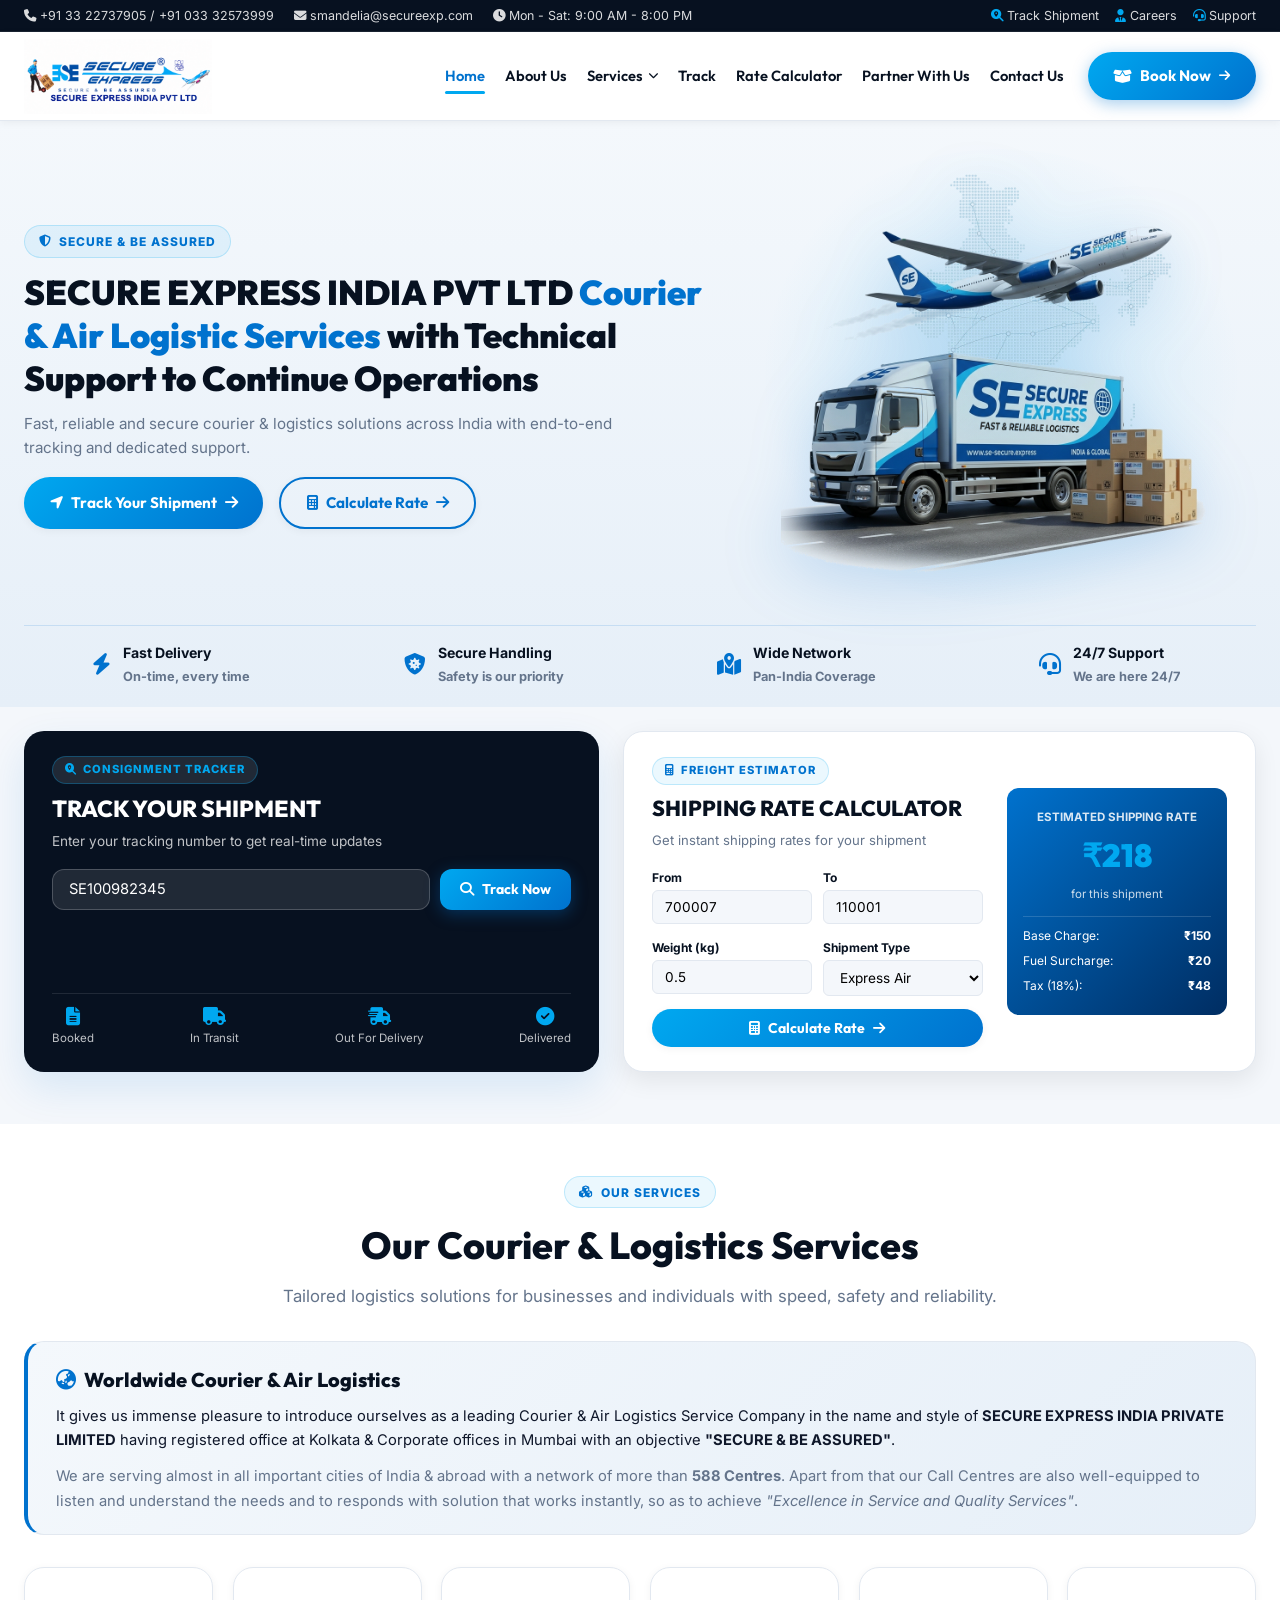
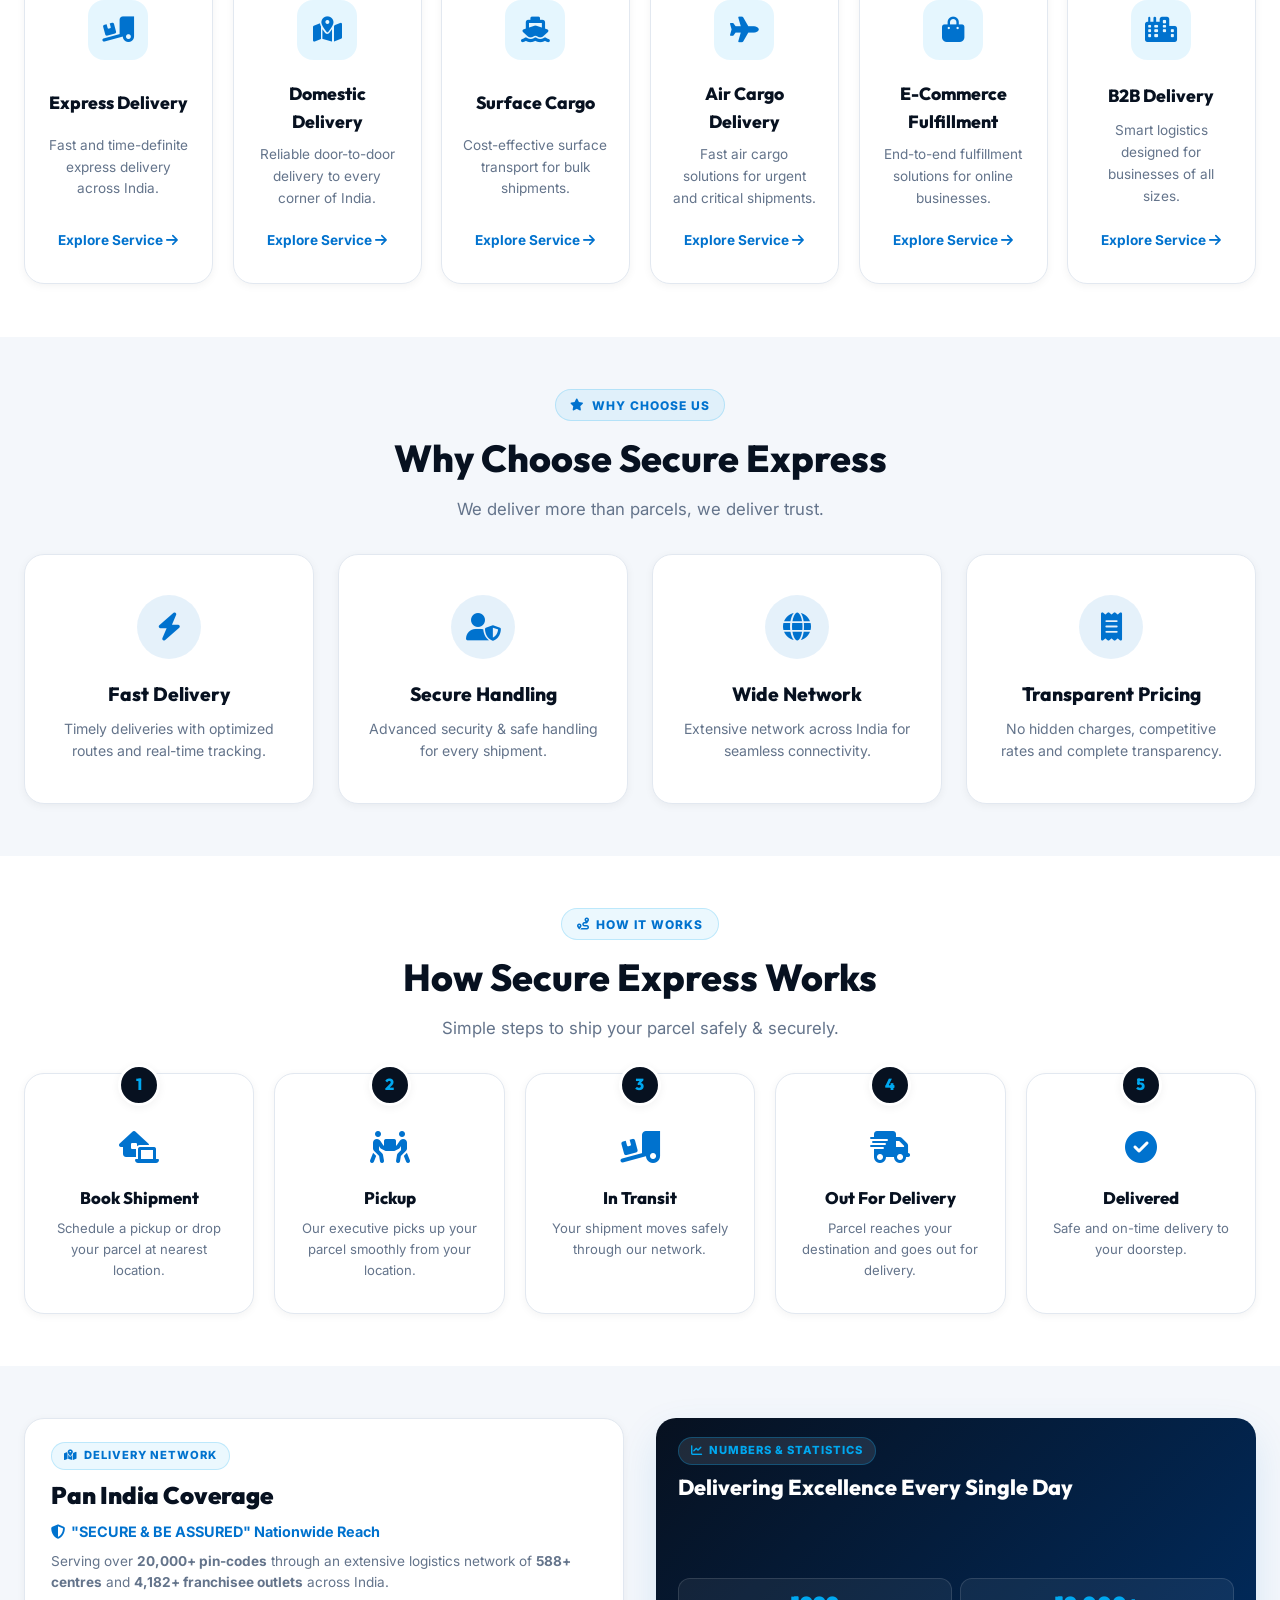
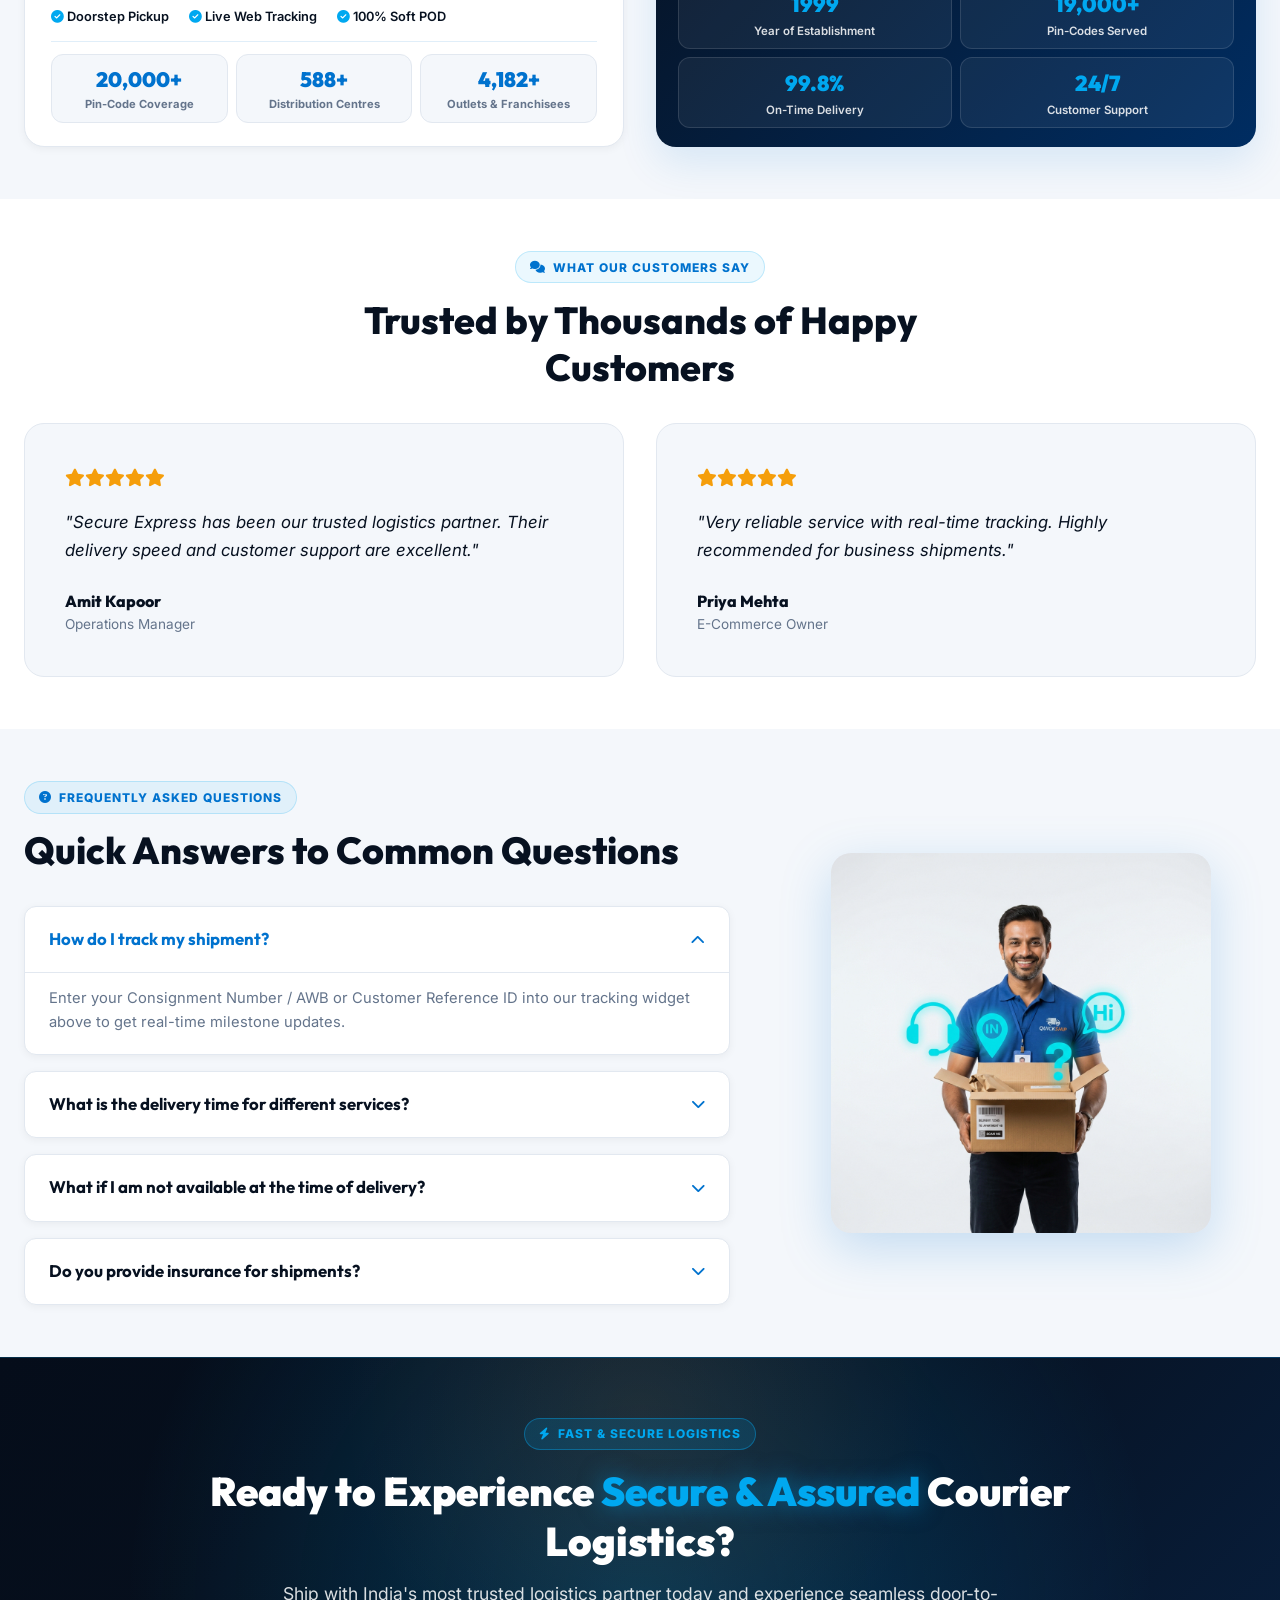
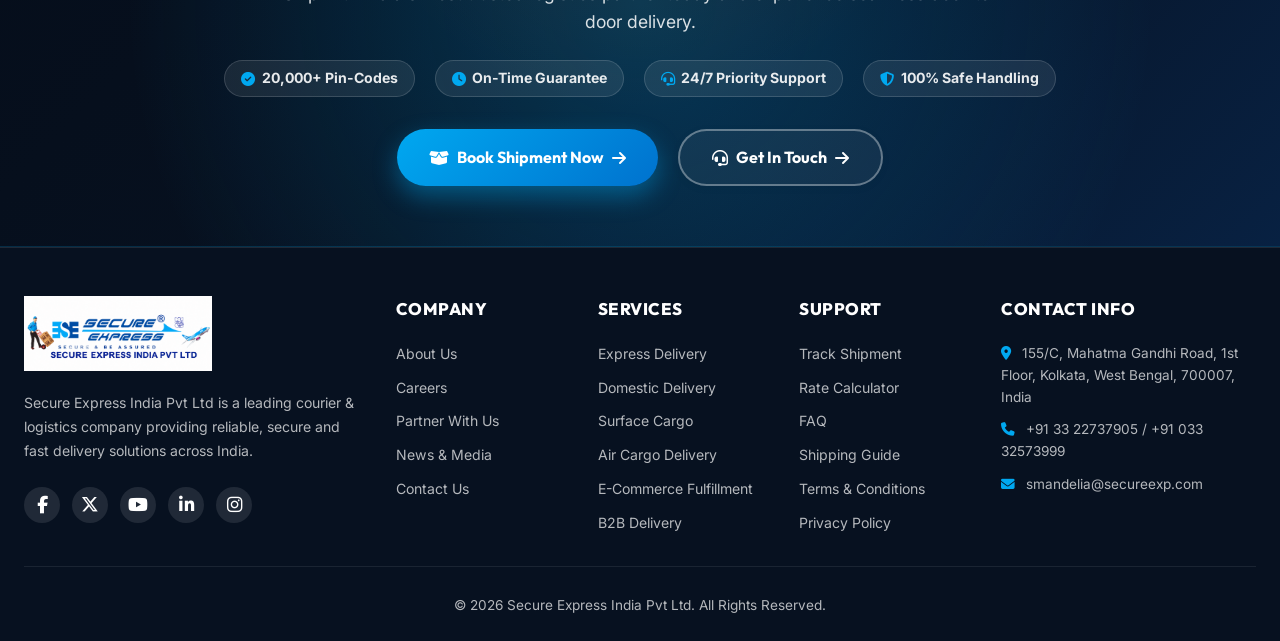
<file: index.html>
<!DOCTYPE html>
<html lang="en">
<head>
  <meta charset="UTF-8">
  <meta name="viewport" content="width=device-width, initial-scale=1.0">
  <meta name="description" content="SECURE EXPRESS INDIA PVT LTD - Courier & Air Logistic Services with Technical Support to Continue Operations as Essential Services.">
  <title>SECURE EXPRESS INDIA PVT LTD | Secure &amp; Be Assured</title>

  <!-- Typography & Icons -->
  <link rel="preconnect" href="https://fonts.googleapis.com">
  <link rel="preconnect" href="https://fonts.gstatic.com" crossorigin>
  <link href="https://fonts.googleapis.com/css2?family=Inter:wght@300;400;500;600;700;800&family=Outfit:wght@400;500;600;700;800;900&display=swap" rel="stylesheet">
  <link rel="stylesheet" href="https://cdnjs.cloudflare.com/ajax/libs/font-awesome/6.5.1/css/all.min.css">

  <!-- Stylesheets -->
  <link rel="stylesheet" href="css/style.css">
  <link rel="stylesheet" href="css/responsive.css">
  <link rel="stylesheet" href="css/animations.css">
</head>
<body>

  <!-- Top Notification Bar -->
  <div class="top-bar">
    <div class="container top-bar-content">
      <div class="top-info">
        <div class="top-info-item"><a href="tel:+913322737905" style="color:inherit; text-decoration:none;"><i class="fas fa-phone-alt fa-phone"></i> <span>+91 33 22737905 / +91 033 32573999</span></a></div>
        <div class="top-info-item"><a href="mailto:smandelia@secureexp.com" style="color:inherit; text-decoration:none;"><i class="fas fa-envelope"></i> <span>smandelia@secureexp.com</span></a></div>
        <div class="top-info-item"><i class="fas fa-clock"></i> <span>Mon - Sat: 9:00 AM - 8:00 PM</span></div>
      </div>
      <div class="top-links">
        <a href="tracking.html"><i class="fas fa-search-location"></i> Track Shipment</a>
        <a href="about.html"><i class="fas fa-user-tie"></i> Careers</a>
        <a href="contact.html"><i class="fas fa-headset"></i> Support</a>
      </div>
    </div>
  </div>

  <!-- Header Navbar -->
  <header class="navbar">
    <div class="container navbar-container">
      <a href="index.html" class="brand-logo">
        <img src="images/logo/logo.png" alt="SECURE EXPRESS INDIA PVT LTD Logo">
      </a>

      <nav class="nav-menu" id="navMenu">
        <a href="index.html" class="nav-link active">Home</a>
        <a href="about.html" class="nav-link">About Us</a>
        
        <div class="nav-item">
          <a href="services.html" class="nav-link">Services <i class="fas fa-chevron-down" style="font-size: 0.65rem;"></i></a>
          <div class="dropdown-menu">
            <a href="express-delivery.html" class="dropdown-item">Express Delivery</a>
            <a href="domestic-delivery.html" class="dropdown-item">Domestic Courier</a>
            <a href="surface-delivery.html" class="dropdown-item">Surface Cargo</a>
            <a href="air-delivery.html" class="dropdown-item">Air Cargo Delivery</a>
            <a href="ecommerce-delivery.html" class="dropdown-item">E-Commerce Fulfillment</a>
            <a href="b2b-delivery.html" class="dropdown-item">B2B Delivery</a>
          </div>
        </div>

        <a href="tracking.html" class="nav-link">Track</a>
        <a href="rate-calculator.html" class="nav-link">Rate Calculator</a>
        <a href="partner.html" class="nav-link">Partner With Us</a>
        <a href="contact.html" class="nav-link">Contact Us</a>
      </nav>

      <div style="display: flex; align-items: center; gap: 1rem;">
        <a href="contact.html" class="btn btn-accent"><i class="fas fa-box-open"></i> Book Now <i class="fas fa-arrow-right" style="font-size:0.8rem;"></i></a>
        <button class="mobile-toggle" id="mobileToggle"><i class="fas fa-bars"></i></button>
      </div>
    </div>
  </header>

  <!-- ==========================================================================
       1. HERO SECTION
       ========================================================================== -->
  <section class="hero-section" id="hero">
    <div class="container">
      <div class="hero-grid">
        <div>
          <div class="sub-badge"><i class="fas fa-shield-alt"></i> SECURE &amp; BE ASSURED</div>
          <h1 class="hero-title">
            SECURE EXPRESS INDIA PVT LTD <span>Courier &amp; Air Logistic Services</span> with Technical Support to Continue Operations
          </h1>
          <p class="hero-desc">
            Fast, reliable and secure courier &amp; logistics solutions across India with end-to-end tracking and dedicated support.
          </p>

          <div style="display: flex; gap: 1rem; flex-wrap: wrap;">
            <a href="tracking.html" class="btn btn-primary"><i class="fas fa-location-arrow"></i> Track Your Shipment <i class="fas fa-arrow-right"></i></a>
            <a href="rate-calculator.html" class="btn btn-outline"><i class="fas fa-calculator"></i> Calculate Rate <i class="fas fa-arrow-right"></i></a>
          </div>
        </div>

        <!-- Right Hero Graphics Composition -->
        <div style="position:relative; text-align:center;">
          <div style="background:radial-gradient(circle, rgba(0,168,240,0.15) 0%, rgba(255,255,255,0) 70%); border-radius:50%; padding:0.5rem;">
            <img src="images/hero_truck_plane.png" alt="SECURE EXPRESS Freight &amp; Logistics" style="max-height:440px; width:auto; margin:0 auto; mix-blend-mode:multiply; filter:drop-shadow(0 15px 30px rgba(0,114,206,0.18));">
          </div>
        </div>
      </div>

      <!-- FULL WIDTH HERO FEATURES BAR -->
      <div class="hero-features-bar">
        <div class="hero-feat-item"><i class="fas fa-bolt"></i> <div><strong>Fast Delivery</strong><br><span style="font-size:0.8rem; color:var(--text-muted);">On-time, every time</span></div></div>
        <div class="hero-feat-item"><i class="fas fa-shield-virus"></i> <div><strong>Secure Handling</strong><br><span style="font-size:0.8rem; color:var(--text-muted);">Safety is our priority</span></div></div>
        <div class="hero-feat-item"><i class="fas fa-map-marked-alt"></i> <div><strong>Wide Network</strong><br><span style="font-size:0.8rem; color:var(--text-muted);">Pan-India Coverage</span></div></div>
        <div class="hero-feat-item"><i class="fas fa-headset"></i> <div><strong>24/7 Support</strong><br><span style="font-size:0.8rem; color:var(--text-muted);">We are here 24/7</span></div></div>
      </div>
    </div>
  </section>

  <!-- ==========================================================================
       2. DUAL MODULE SECTION: TRACK YOUR SHIPMENT + SHIPPING CALCULATOR
       ========================================================================== -->
  <section class="section" id="track" style="padding-top:1.5rem;">
    <div class="container">
      <div class="dual-module-grid">
        
        <!-- Track Card Left -->
        <div class="track-module-card">
          <div>
            <div class="sub-badge" style="background:rgba(255,255,255,0.1); color:var(--primary-cyan); border-color:rgba(0,168,240,0.3); margin-bottom:0.4rem; padding:0.25rem 0.75rem; font-size:0.7rem;"><i class="fas fa-search-location"></i> CONSIGNMENT TRACKER</div>
            <h3 style="font-family:var(--font-heading); font-size:1.45rem; font-weight:800; color:#FFF; margin-bottom:0.25rem;">TRACK YOUR SHIPMENT</h3>
            <p style="font-size:0.85rem; color:rgba(255,255,255,0.75);">Enter your tracking number to get real-time updates</p>

            <div class="track-input-wrap">
              <input type="text" id="trackingInput" placeholder="Enter Tracking ID / AWB Number" value="SE100982345">
              <button class="btn btn-accent" id="trackBtn" style="border-radius:var(--radius); padding:0.6rem 1.25rem; font-size:0.88rem;"><i class="fas fa-search"></i> Track Now</button>
            </div>
          </div>

          <div class="track-process-steps">
            <div class="t-step"><i class="fas fa-file-alt"></i><span>Booked</span></div>
            <div class="t-step"><i class="fas fa-truck"></i><span>In Transit</span></div>
            <div class="t-step"><i class="fas fa-shipping-fast"></i><span>Out For Delivery</span></div>
            <div class="t-step"><i class="fas fa-check-circle"></i><span>Delivered</span></div>
          </div>
        </div>

        <!-- Shipping Calculator Card Right -->
        <div class="calc-module-card">
          <div>
            <div class="sub-badge" style="margin-bottom:0.4rem; padding:0.25rem 0.75rem; font-size:0.7rem;"><i class="fas fa-calculator"></i> FREIGHT ESTIMATOR</div>
            <h3 style="font-family:var(--font-heading); font-size:1.35rem; font-weight:800; color:var(--navy-deep); margin-bottom:0.25rem;">SHIPPING RATE CALCULATOR</h3>
            <p style="font-size:0.82rem; color:var(--text-muted); margin-bottom:0.85rem;">Get instant shipping rates for your shipment</p>

            <div style="display:grid; grid-template-columns:1fr 1fr; gap:0.65rem; margin-bottom:0.65rem;">
              <div>
                <label style="font-size:0.75rem; font-weight:700; color:var(--navy-deep);">From</label>
                <input type="text" id="calcOrigin" value="700007" placeholder="Enter Pincode" style="width:100%; background:var(--bg-light); border:1px solid var(--border-light); padding:0.5rem 0.75rem; border-radius:6px; font-size:0.85rem; color:#000;">
              </div>
              <div>
                <label style="font-size:0.75rem; font-weight:700; color:var(--navy-deep);">To</label>
                <input type="text" id="calcDest" value="110001" placeholder="Enter Pincode" style="width:100%; background:var(--bg-light); border:1px solid var(--border-light); padding:0.5rem 0.75rem; border-radius:6px; font-size:0.85rem; color:#000;">
              </div>
            </div>

            <div style="display:grid; grid-template-columns:1fr 1fr; gap:0.65rem; margin-bottom:0.85rem;">
              <div>
                <label style="font-size:0.75rem; font-weight:700; color:var(--navy-deep);">Weight (kg)</label>
                <input type="number" id="calcWeight" value="0.5" step="0.5" style="width:100%; background:var(--bg-light); border:1px solid var(--border-light); padding:0.5rem 0.75rem; border-radius:6px; font-size:0.85rem; color:#000;">
              </div>
              <div>
                <label style="font-size:0.75rem; font-weight:700; color:var(--navy-deep);">Shipment Type</label>
                <select id="calcMode" style="width:100%; background:var(--bg-light); border:1px solid var(--border-light); padding:0.5rem 0.75rem; border-radius:6px; font-size:0.85rem; color:#000;">
                  <option value="express">Express Air</option>
                  <option value="surface">Surface Cargo</option>
                  <option value="air">Air Cargo</option>
                  <option value="ecommerce">E-Commerce</option>
                  <option value="b2b">B2B Delivery</option>
                </select>
              </div>
            </div>

            <button class="btn btn-primary" id="calcBtn" style="width:100%; padding:0.6rem 1rem; font-size:0.88rem;"><i class="fas fa-calculator"></i> Calculate Rate <i class="fas fa-arrow-right"></i></button>
          </div>

          <!-- Price Summary Widget -->
          <div class="calc-price-box" id="calculator">
            <div style="font-size:0.72rem; opacity:0.85; text-transform:uppercase; font-weight:700;">Estimated Shipping Rate</div>
            <div class="calc-price-num" id="resGrandTotal">₹218</div>
            <div style="font-size:0.72rem; opacity:0.8; margin-bottom:0.75rem;">for this shipment</div>
            
            <div style="display:flex; flex-direction:column; gap:0.35rem; font-size:0.75rem; text-align:left; border-top:1px solid rgba(255,255,255,0.15); padding-top:0.6rem;">
              <div style="display:flex; justify-content:space-between;"><span>Base Charge:</span><strong id="resBaseFreight">₹150</strong></div>
              <div style="display:flex; justify-content:space-between;"><span>Fuel Surcharge:</span><strong id="resFuelSurcharge">₹20</strong></div>
              <div style="display:flex; justify-content:space-between;"><span>Tax (18%):</span><strong id="resGst">₹48</strong></div>
            </div>
          </div>
        </div>

      </div>
    </div>
  </section>

  <!-- ==========================================================================
       3. OUR COURIER & LOGISTICS SERVICES
       ========================================================================== -->
  <section class="section" id="services" style="background: #FFFFFF;">
    <div class="container">
      <div class="section-header">
        <div class="sub-badge"><i class="fas fa-cubes"></i> OUR SERVICES</div>
        <h2 class="section-title">Our Courier &amp; Logistics Services</h2>
        <p class="section-subtitle">Tailored logistics solutions for businesses and individuals with speed, safety and reliability.</p>
      </div>

      <!-- Worldwide Courier & Air Logistics Introduction Block -->
      <div class="services-intro-card" style="background: linear-gradient(135deg, #F4F8FC 0%, #E6EFF8 100%); border: 1px solid var(--border-light); border-left: 4px solid var(--primary-blue); border-radius: var(--radius-lg); padding: 1.35rem 1.75rem; margin-bottom: 2rem;">
        <h3 style="font-family: var(--font-heading); font-size: 1.25rem; font-weight: 800; color: var(--navy-deep); margin-bottom: 0.5rem; display:flex; align-items:center; gap:0.5rem;">
          <i class="fas fa-globe-asia" style="color:var(--primary-blue);"></i> Worldwide Courier &amp; Air Logistics
        </h3>
        <p style="font-size: 0.92rem; color: var(--text-main); line-height: 1.65; margin-bottom: 0.75rem;">
          It gives us immense pleasure to introduce ourselves as a leading Courier &amp; Air Logistics Service Company in the name and style of <strong>SECURE EXPRESS INDIA PRIVATE LIMITED</strong> having registered office at Kolkata &amp; Corporate offices in Mumbai with an objective <strong>"SECURE &amp; BE ASSURED"</strong>.
        </p>
        <p style="font-size: 0.92rem; color: var(--text-muted); line-height: 1.65; margin: 0;">
          We are serving almost in all important cities of India &amp; abroad with a network of more than <strong>588 Centres</strong>. Apart from that our Call Centres are also well-equipped to listen and understand the needs and to responds with solution that works instantly, so as to achieve <em>"Excellence in Service and Quality Services"</em>.
        </p>
      </div>

      <div class="services-grid-6">
        <div class="service-card-clean">
          <div class="s-icon"><i class="fas fa-truck-loading"></i></div>
          <h4>Express Delivery</h4>
          <p>Fast and time-definite express delivery across India.</p>
          <a href="express-delivery.html">Explore Service <i class="fas fa-arrow-right"></i></a>
        </div>

        <div class="service-card-clean">
          <div class="s-icon"><i class="fas fa-map-marked-alt"></i></div>
          <h4>Domestic Delivery</h4>
          <p>Reliable door-to-door delivery to every corner of India.</p>
          <a href="domestic-delivery.html">Explore Service <i class="fas fa-arrow-right"></i></a>
        </div>

        <div class="service-card-clean">
          <div class="s-icon"><i class="fas fa-ship"></i></div>
          <h4>Surface Cargo</h4>
          <p>Cost-effective surface transport for bulk shipments.</p>
          <a href="surface-delivery.html">Explore Service <i class="fas fa-arrow-right"></i></a>
        </div>

        <div class="service-card-clean">
          <div class="s-icon"><i class="fas fa-plane"></i></div>
          <h4>Air Cargo Delivery</h4>
          <p>Fast air cargo solutions for urgent and critical shipments.</p>
          <a href="air-delivery.html">Explore Service <i class="fas fa-arrow-right"></i></a>
        </div>

        <div class="service-card-clean">
          <div class="s-icon"><i class="fas fa-shopping-bag"></i></div>
          <h4>E-Commerce Fulfillment</h4>
          <p>End-to-end fulfillment solutions for online businesses.</p>
          <a href="ecommerce-delivery.html">Explore Service <i class="fas fa-arrow-right"></i></a>
        </div>

        <div class="service-card-clean">
          <div class="s-icon"><i class="fas fa-city"></i></div>
          <h4>B2B Delivery</h4>
          <p>Smart logistics designed for businesses of all sizes.</p>
          <a href="b2b-delivery.html">Explore Service <i class="fas fa-arrow-right"></i></a>
        </div>
      </div>
    </div>
  </section>

  <!-- ==========================================================================
       4. WHY CHOOSE SECURE EXPRESS
       ========================================================================== -->
  <section class="section" id="why-us" style="background: var(--bg-light);">
    <div class="container">
      <div class="section-header">
        <div class="sub-badge"><i class="fas fa-star"></i> WHY CHOOSE US</div>
        <h2 class="section-title">Why Choose Secure Express</h2>
        <p class="section-subtitle">We deliver more than parcels, we deliver trust.</p>
      </div>

      <div class="why-grid-4">
        <div class="why-card-v">
          <div class="w-icon"><i class="fas fa-bolt"></i></div>
          <h3 style="font-family:var(--font-heading); font-size:1.2rem; font-weight:800; color:var(--navy-deep); margin-bottom:0.5rem;">Fast Delivery</h3>
          <p style="font-size:0.88rem; color:var(--text-muted);">Timely deliveries with optimized routes and real-time tracking.</p>
        </div>

        <div class="why-card-v">
          <div class="w-icon"><i class="fas fa-user-shield"></i></div>
          <h3 style="font-family:var(--font-heading); font-size:1.2rem; font-weight:800; color:var(--navy-deep); margin-bottom:0.5rem;">Secure Handling</h3>
          <p style="font-size:0.88rem; color:var(--text-muted);">Advanced security &amp; safe handling for every shipment.</p>
        </div>

        <div class="why-card-v">
          <div class="w-icon"><i class="fas fa-globe"></i></div>
          <h3 style="font-family:var(--font-heading); font-size:1.2rem; font-weight:800; color:var(--navy-deep); margin-bottom:0.5rem;">Wide Network</h3>
          <p style="font-size:0.88rem; color:var(--text-muted);">Extensive network across India for seamless connectivity.</p>
        </div>

        <div class="why-card-v">
          <div class="w-icon"><i class="fas fa-receipt"></i></div>
          <h3 style="font-family:var(--font-heading); font-size:1.2rem; font-weight:800; color:var(--navy-deep); margin-bottom:0.5rem;">Transparent Pricing</h3>
          <p style="font-size:0.88rem; color:var(--text-muted);">No hidden charges, competitive rates and complete transparency.</p>
        </div>
      </div>
    </div>
  </section>

  <!-- ==========================================================================
       5. HOW IT WORKS SECTION
       ========================================================================== -->
  <section class="section" id="how-it-works" style="background: #FFFFFF;">
    <div class="container">
      <div class="section-header">
        <div class="sub-badge"><i class="fas fa-route"></i> HOW IT WORKS</div>
        <h2 class="section-title">How Secure Express Works</h2>
        <p class="section-subtitle">Simple steps to ship your parcel safely &amp; securely.</p>
      </div>

      <div class="how-steps-5">
        <div class="how-step-card">
          <div class="how-step-num">1</div>
          <div style="font-size:2rem; color:var(--primary-blue); margin-bottom:0.75rem;"><i class="fas fa-laptop-house"></i></div>
          <h4 style="font-family:var(--font-heading); font-size:1.05rem; font-weight:800; margin-bottom:0.35rem; color:var(--navy-deep);">Book Shipment</h4>
          <p style="font-size:0.82rem; color:var(--text-muted);">Schedule a pickup or drop your parcel at nearest location.</p>
        </div>

        <div class="how-step-card">
          <div class="how-step-num">2</div>
          <div style="font-size:2rem; color:var(--primary-blue); margin-bottom:0.75rem;"><i class="fas fa-people-carry"></i></div>
          <h4 style="font-family:var(--font-heading); font-size:1.05rem; font-weight:800; margin-bottom:0.35rem; color:var(--navy-deep);">Pickup</h4>
          <p style="font-size:0.82rem; color:var(--text-muted);">Our executive picks up your parcel smoothly from your location.</p>
        </div>

        <div class="how-step-card">
          <div class="how-step-num">3</div>
          <div style="font-size:2rem; color:var(--primary-blue); margin-bottom:0.75rem;"><i class="fas fa-truck-loading"></i></div>
          <h4 style="font-family:var(--font-heading); font-size:1.05rem; font-weight:800; margin-bottom:0.35rem; color:var(--navy-deep);">In Transit</h4>
          <p style="font-size:0.82rem; color:var(--text-muted);">Your shipment moves safely through our network.</p>
        </div>

        <div class="how-step-card">
          <div class="how-step-num">4</div>
          <div style="font-size:2rem; color:var(--primary-blue); margin-bottom:0.75rem;"><i class="fas fa-shipping-fast"></i></div>
          <h4 style="font-family:var(--font-heading); font-size:1.05rem; font-weight:800; margin-bottom:0.35rem; color:var(--navy-deep);">Out For Delivery</h4>
          <p style="font-size:0.82rem; color:var(--text-muted);">Parcel reaches your destination and goes out for delivery.</p>
        </div>

        <div class="how-step-card">
          <div class="how-step-num">5</div>
          <div style="font-size:2rem; color:var(--primary-blue); margin-bottom:0.75rem;"><i class="fas fa-check-circle"></i></div>
          <h4 style="font-family:var(--font-heading); font-size:1.05rem; font-weight:800; margin-bottom:0.35rem; color:var(--navy-deep);">Delivered</h4>
          <p style="font-size:0.82rem; color:var(--text-muted);">Safe and on-time delivery to your doorstep.</p>
        </div>
      </div>
    </div>
  </section>

  <!-- ==========================================================================
       6. PAN INDIA COVERAGE + NUMBERS & STATISTICS DUAL SECTION
       ========================================================================== -->
  <section class="section" style="background: var(--bg-light);">
    <div class="container">
      <div class="dual-stats-grid">
        
        <!-- Pan India Coverage Left Section -->
        <div class="pan-india-card" style="display:flex; flex-direction:column; justify-content:space-between; height:100%; background:#FFFFFF; border:1px solid var(--border-light); border-radius:var(--radius-lg); padding:1.4rem 1.6rem; box-shadow:var(--shadow-sm);">
          <div>
            <div class="sub-badge" style="margin-bottom:0.4rem; padding:0.25rem 0.75rem; font-size:0.7rem;"><i class="fas fa-map-marked-alt"></i> DELIVERY NETWORK</div>
            <h2 style="font-family:var(--font-heading); font-size:1.5rem; font-weight:900; color:var(--navy-deep); margin-bottom:0.35rem;">Pan India Coverage</h2>
            <p style="color:var(--primary-blue); font-size:0.9rem; font-weight:700; margin-bottom:0.5rem; display:flex; align-items:center; gap:0.4rem;">
              <i class="fas fa-shield-alt"></i> "SECURE &amp; BE ASSURED" Nationwide Reach
            </p>
            <p style="color:var(--text-muted); font-size:0.85rem; line-height:1.55; margin-bottom:0.85rem;">
              Serving over <strong>20,000+ pin-codes</strong> through an extensive logistics network of <strong>588+ centres</strong> and <strong>4,182+ franchisee outlets</strong> across India.
            </p>
            <div style="display:flex; gap:1.25rem; font-size:0.8rem; color:var(--navy-deep); font-weight:600; margin-bottom:0.85rem; flex-wrap:wrap;">
              <span><i class="fas fa-check-circle" style="color:var(--primary-cyan);"></i> Doorstep Pickup</span>
              <span><i class="fas fa-check-circle" style="color:var(--primary-cyan);"></i> Live Web Tracking</span>
              <span><i class="fas fa-check-circle" style="color:var(--primary-cyan);"></i> 100% Soft POD</span>
            </div>
          </div>

          <div style="display:grid; grid-template-columns:repeat(3, 1fr); gap:0.5rem; text-align:center; padding-top:0.75rem; border-top:1px solid rgba(0,114,206,0.12);">
            <div style="background:var(--bg-light); padding:0.5rem 0.35rem; border-radius:var(--radius); border:1px solid var(--border-light);">
              <div style="font-family:var(--font-heading); font-size:1.3rem; font-weight:900; color:var(--primary-blue);">20,000+</div>
              <div style="font-size:0.7rem; color:var(--text-muted); font-weight:700;">Pin-Code Coverage</div>
            </div>
            <div style="background:var(--bg-light); padding:0.5rem 0.35rem; border-radius:var(--radius); border:1px solid var(--border-light);">
              <div style="font-family:var(--font-heading); font-size:1.3rem; font-weight:900; color:var(--primary-blue);">588+</div>
              <div style="font-size:0.7rem; color:var(--text-muted); font-weight:700;">Distribution Centres</div>
            </div>
            <div style="background:var(--bg-light); padding:0.5rem 0.35rem; border-radius:var(--radius); border:1px solid var(--border-light);">
              <div style="font-family:var(--font-heading); font-size:1.3rem; font-weight:900; color:var(--primary-blue);">4,182+</div>
              <div style="font-size:0.7rem; color:var(--text-muted); font-weight:700;">Outlets &amp; Franchisees</div>
            </div>
          </div>
        </div>

        <!-- Numbers & Statistics Right Dark Card -->
        <div class="stats-card-dark" style="display:flex; flex-direction:column; justify-content:space-between; height:100%;">
          <div>
            <div class="sub-badge" style="background:rgba(255,255,255,0.1); color:var(--primary-cyan); border-color:rgba(0,168,240,0.3); margin-bottom:0.35rem; padding:0.25rem 0.75rem; font-size:0.7rem;"><i class="fas fa-chart-line"></i> NUMBERS &amp; STATISTICS</div>
            <h2 style="font-family:var(--font-heading); font-size:1.35rem; font-weight:800; color:#FFF; margin-bottom:0.6rem;">Delivering Excellence Every Single Day</h2>
          </div>

          <div class="stats-4-grid">
            <div class="s-box">
              <div class="s-box-num">1999</div>
              <div style="font-size:0.72rem; opacity:0.85; font-weight:600;">Year of Establishment</div>
            </div>
            <div class="s-box">
              <div class="s-box-num">19,000+</div>
              <div style="font-size:0.72rem; opacity:0.85; font-weight:600;">Pin-Codes Served</div>
            </div>
            <div class="s-box">
              <div class="s-box-num">99.8%</div>
              <div style="font-size:0.72rem; opacity:0.85; font-weight:600;">On-Time Delivery</div>
            </div>
            <div class="s-box">
              <div class="s-box-num">24/7</div>
              <div style="font-size:0.72rem; opacity:0.85; font-weight:600;">Customer Support</div>
            </div>
          </div>
        </div>

      </div>
    </div>
  </section>

  <!-- ==========================================================================
       7. CUSTOMER REVIEWS
       ========================================================================== -->
  <section class="section" id="reviews" style="background: #FFFFFF;">
    <div class="container">
      <div class="section-header">
        <div class="sub-badge"><i class="fas fa-comments"></i> WHAT OUR CUSTOMERS SAY</div>
        <h2 class="section-title">Trusted by Thousands of Happy Customers</h2>
      </div>

      <div style="display:grid; grid-template-columns:1fr 1fr; gap:2rem;">
        <div style="background:var(--bg-light); border:1px solid var(--border-light); padding:2.5rem; border-radius:var(--radius-lg);">
          <div style="color:#F59E0B; margin-bottom:1rem; font-size:1.1rem;"><i class="fas fa-star"></i><i class="fas fa-star"></i><i class="fas fa-star"></i><i class="fas fa-star"></i><i class="fas fa-star"></i></div>
          <p style="font-style:italic; color:var(--navy-deep); font-size:1.05rem; line-height:1.7; margin-bottom:1.5rem;">
            "Secure Express has been our trusted logistics partner. Their delivery speed and customer support are excellent."
          </p>
          <div style="font-weight:800; font-family:var(--font-heading); color:var(--navy-deep);">Amit Kapoor</div>
          <div style="font-size:0.85rem; color:var(--text-muted);">Operations Manager</div>
        </div>

        <div style="background:var(--bg-light); border:1px solid var(--border-light); padding:2.5rem; border-radius:var(--radius-lg);">
          <div style="color:#F59E0B; margin-bottom:1rem; font-size:1.1rem;"><i class="fas fa-star"></i><i class="fas fa-star"></i><i class="fas fa-star"></i><i class="fas fa-star"></i><i class="fas fa-star"></i></div>
          <p style="font-style:italic; color:var(--navy-deep); font-size:1.05rem; line-height:1.7; margin-bottom:1.5rem;">
            "Very reliable service with real-time tracking. Highly recommended for business shipments."
          </p>
          <div style="font-weight:800; font-family:var(--font-heading); color:var(--navy-deep);">Priya Mehta</div>
          <div style="font-size:0.85rem; color:var(--text-muted);">E-Commerce Owner</div>
        </div>
      </div>
    </div>
  </section>

  <!-- ==========================================================================
       8. FAQ SPLIT SECTION
       ========================================================================== -->
  <section class="section" id="faq" style="background: var(--bg-light);">
    <div class="container">
      <div class="faq-split-grid">
        <div>
          <div class="sub-badge"><i class="fas fa-question-circle"></i> FREQUENTLY ASKED QUESTIONS</div>
          <h2 class="section-title" style="text-align:left; margin-bottom:2rem;">Quick Answers to Common Questions</h2>

          <div class="faq-container">
            <div class="faq-item active">
              <div class="faq-header">
                <span>How do I track my shipment?</span>
                <i class="fas fa-chevron-down"></i>
              </div>
              <div class="faq-body">
                Enter your Consignment Number / AWB or Customer Reference ID into our tracking widget above to get real-time milestone updates.
              </div>
            </div>

            <div class="faq-item">
              <div class="faq-header">
                <span>What is the delivery time for different services?</span>
                <i class="fas fa-chevron-down"></i>
              </div>
              <div class="faq-body">
                Express Air delivers within 24-48 hours across major metros, while Surface Cargo takes 3-5 business days depending on distance.
              </div>
            </div>

            <div class="faq-item">
              <div class="faq-header">
                <span>What if I am not available at the time of delivery?</span>
                <i class="fas fa-chevron-down"></i>
              </div>
              <div class="faq-body">
                Our delivery executive will re-attempt delivery on the next business day or coordinate via phone call/SMS.
              </div>
            </div>

            <div class="faq-item">
              <div class="faq-header">
                <span>Do you provide insurance for shipments?</span>
                <i class="fas fa-chevron-down"></i>
              </div>
              <div class="faq-body">
                Yes, transit risk insurance coverage is available for high-value corporate and commercial cargo upon booking request.
              </div>
            </div>
          </div>
        </div>

        <div style="text-align:center;">
          <img src="images/faq_support_staff.png" alt="Customer Support Officer" style="max-height:380px; margin:0 auto; mix-blend-mode:multiply; filter:drop-shadow(0 15px 25px rgba(0,114,206,0.2)); border-radius:var(--radius-lg);">
        </div>
      </div>
    </div>
  </section>

  <!-- ==========================================================================
       9. CTA BANNER
       ========================================================================== -->
  <section class="cta-banner-full" id="cta-banner">
    <div class="container">
      <div class="cta-content-center">
        <div class="sub-badge" style="background:rgba(0,168,240,0.15); color:var(--primary-cyan); border-color:rgba(0,168,240,0.4); margin-bottom:1rem; display:inline-flex;"><i class="fas fa-bolt"></i> FAST &amp; SECURE LOGISTICS</div>
        
        <h2 style="font-family:var(--font-heading); font-size:2.5rem; font-weight:900; color:#FFF; line-height:1.25; margin-bottom:0.85rem;">
          Ready to Experience <span style="color:var(--primary-cyan); text-shadow:0 0 25px rgba(0,168,240,0.5);">Secure &amp; Assured</span> Courier Logistics?
        </h2>
        
        <p style="font-size:1.1rem; color:rgba(255,255,255,0.85); margin-bottom:1.5rem; max-width:720px; margin-left:auto; margin-right:auto;">
          Ship with India's most trusted logistics partner today and experience seamless door-to-door delivery.
        </p>

        <div class="cta-trust-list-center">
          <div class="cta-trust-item"><i class="fas fa-check-circle"></i> 20,000+ Pin-Codes</div>
          <div class="cta-trust-item"><i class="fas fa-clock"></i> On-Time Guarantee</div>
          <div class="cta-trust-item"><i class="fas fa-headset"></i> 24/7 Priority Support</div>
          <div class="cta-trust-item"><i class="fas fa-shield-alt"></i> 100% Safe Handling</div>
        </div>

        <div style="display:flex; gap:1.25rem; justify-content:center; flex-wrap:wrap;">
          <a href="contact.html" class="btn btn-accent" style="box-shadow:0 10px 25px rgba(0,168,240,0.4); padding:0.85rem 2rem; font-size:1rem;"><i class="fas fa-box-open"></i> Book Shipment Now <i class="fas fa-arrow-right"></i></a>
          <a href="contact.html" class="btn btn-outline" style="color:#FFF; border-color:rgba(255,255,255,0.35); background:rgba(255,255,255,0.05); padding:0.85rem 2rem; font-size:1rem;"><i class="fas fa-headset"></i> Get In Touch <i class="fas fa-arrow-right"></i></a>
        </div>
      </div>
    </div>
  </section>

  <!-- ==========================================================================
       10. 5-COLUMN FOOTER
       ========================================================================== -->
  <footer class="footer-5-col">
    <div class="container">
      <div class="footer-grid-5">
        <div>
          <img src="images/logo/logo.png" alt="SECURE EXPRESS Logo" class="footer-logo" style="margin-bottom:1.25rem; max-height:75px;">
          <p style="font-size:0.88rem; line-height:1.7; margin-bottom:1.5rem;">
            Secure Express India Pvt Ltd is a leading courier &amp; logistics company providing reliable, secure and fast delivery solutions across India.
          </p>
          <div class="footer-social-links">
            <a href="#" aria-label="Facebook"><i class="fab fa-facebook-f"></i></a>
            <a href="#" aria-label="X (Twitter)"><i class="fab fa-x-twitter"></i></a>
            <a href="#" aria-label="YouTube"><i class="fab fa-youtube"></i></a>
            <a href="#" aria-label="LinkedIn"><i class="fab fa-linkedin-in"></i></a>
            <a href="#" aria-label="Instagram"><i class="fab fa-instagram"></i></a>
          </div>
        </div>

        <div>
          <h4 class="footer-col-title">COMPANY</h4>
          <div class="footer-links-list">
            <a href="about.html">About Us</a>
            <a href="about.html">Careers</a>
            <a href="partners.html">Partner With Us</a>
            <a href="about.html">News &amp; Media</a>
            <a href="contact.html">Contact Us</a>
          </div>
        </div>

        <div>
          <h4 class="footer-col-title">SERVICES</h4>
          <div class="footer-links-list">
            <a href="express-delivery.html">Express Delivery</a>
            <a href="domestic-delivery.html">Domestic Delivery</a>
            <a href="surface-delivery.html">Surface Cargo</a>
            <a href="air-delivery.html">Air Cargo Delivery</a>
            <a href="ecommerce-delivery.html">E-Commerce Fulfillment</a>
            <a href="b2b-delivery.html">B2B Delivery</a>
          </div>
        </div>

        <div>
          <h4 class="footer-col-title">SUPPORT</h4>
          <div class="footer-links-list">
            <a href="tracking.html">Track Shipment</a>
            <a href="rate-calculator.html">Rate Calculator</a>
            <a href="faq.html">FAQ</a>
            <a href="how-it-works.html">Shipping Guide</a>
            <a href="faq.html">Terms &amp; Conditions</a>
            <a href="faq.html">Privacy Policy</a>
          </div>
        </div>

        <div>
          <h4 class="footer-col-title">CONTACT INFO</h4>
          <div class="footer-links-list" style="font-size:0.85rem; line-height:1.6;">
            <div><i class="fas fa-map-marker-alt" style="color:var(--primary-cyan); margin-right:0.4rem;"></i> 155/C, Mahatma Gandhi Road, 1st Floor, Kolkata, West Bengal, 700007, India</div>
            <div><a href="tel:+913322737905" style="color:inherit; text-decoration:none;"><i class="fas fa-phone-alt fa-phone" style="color:var(--primary-cyan); margin-right:0.4rem;"></i> +91 33 22737905 / +91 033 32573999</a></div>
            <div><a href="mailto:smandelia@secureexp.com" style="color:inherit; text-decoration:none;"><i class="fas fa-envelope" style="color:var(--primary-cyan); margin-right:0.4rem;"></i> smandelia@secureexp.com</a></div>
          </div>
        </div>
      </div>

      <div style="border-top:1px solid rgba(255,255,255,0.08); padding-top:1.75rem; text-align:center; font-size:0.85rem;">
        &copy; 2026 Secure Express India Pvt Ltd. All Rights Reserved.
      </div>
    </div>
  </footer>

  <script src="js/main.js"></script>
  <script src="js/tracking.js"></script>
  <script src="js/calculator.js"></script>
</body>
</html>
</file>
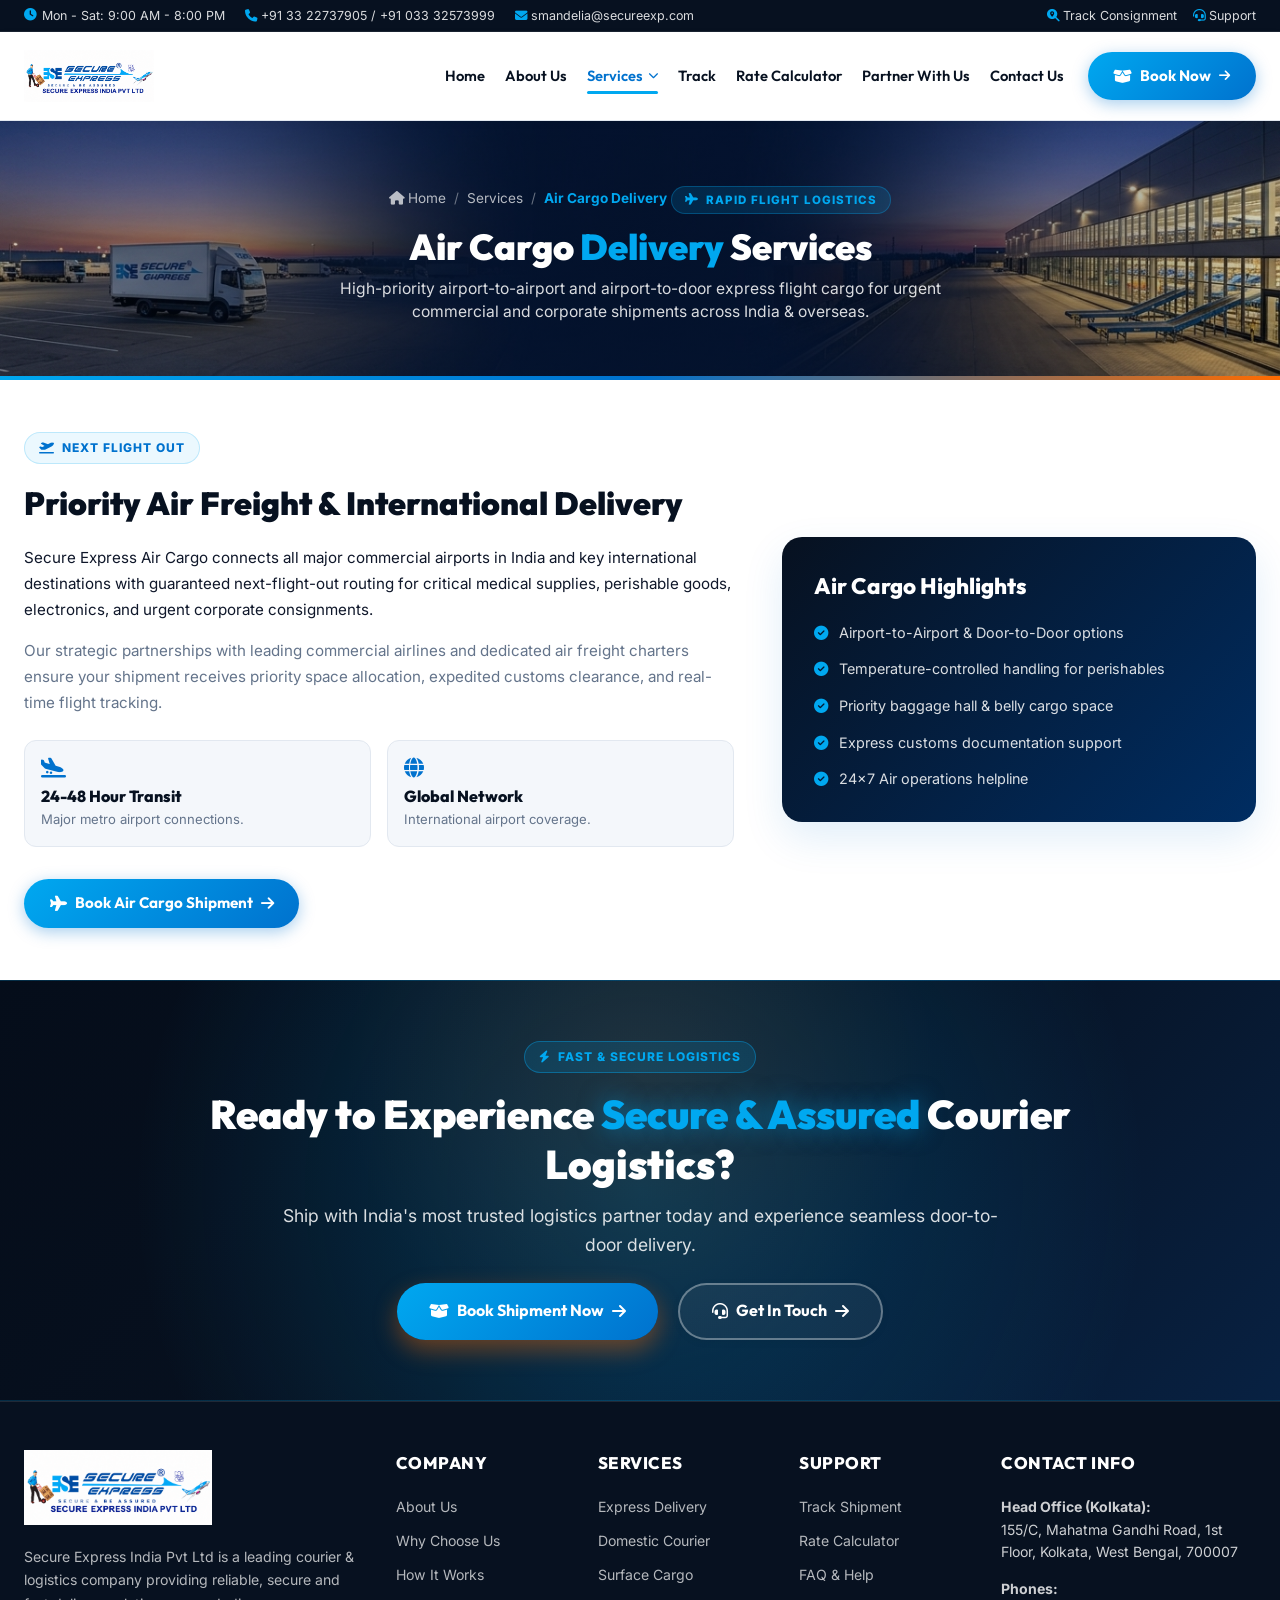
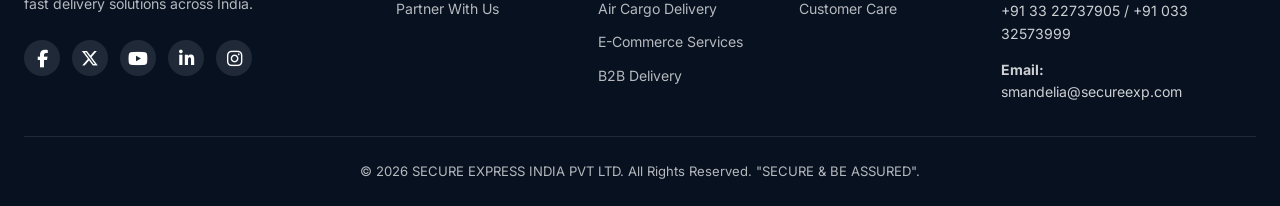
<file: air-delivery.html>
<!DOCTYPE html>
<html lang="en">
<head>
  <meta charset="UTF-8">
  <meta name="viewport" content="width=device-width, initial-scale=1.0">
  <title>Air Cargo Delivery Services | SECURE EXPRESS INDIA PVT LTD</title>
  <meta name="description" content="Rapid Air Cargo and Airport-to-Airport flight freight delivery across India and abroad by Secure Express India Pvt Ltd. Next-flight-out express service.">
  <link rel="stylesheet" href="css/style.css">
  <link rel="stylesheet" href="css/animations.css">
  <link rel="stylesheet" href="https://cdnjs.cloudflare.com/ajax/libs/font-awesome/6.5.1/css/all.min.css">
  <link rel="preconnect" href="https://fonts.googleapis.com">
  <link rel="preconnect" href="https://fonts.gstatic.com" crossorigin>
  <link href="https://fonts.googleapis.com/css2?family=Plus+Jakarta+Sans:wght@400;500;600;700;800&family=Outfit:wght@600;700;800;900&display=swap" rel="stylesheet">
  <style>
    .page-banner {
      background: radial-gradient(circle at center, rgba(3, 15, 38, 0.72) 0%, rgba(3, 15, 38, 0.45) 55%, rgba(3, 15, 38, 0.15) 100%), url('images/services_breadcrumbs_bg.jpg') center center / cover no-repeat;
      color: #FFFFFF;
      padding: 4rem 0 3.5rem 0;
      text-align: center;
      position: relative;
      overflow: hidden;
    }
  </style>
</head>
<body>

  <!-- Top Bar -->
  <div class="top-bar">
    <div class="container">
      <div class="top-bar-flex">
        <div class="top-info">
          <span><i class="fas fa-clock"></i> Mon - Sat: 9:00 AM - 8:00 PM</span>
          <span><a href="tel:+913322737905" style="color:inherit; text-decoration:none;"><i class="fas fa-phone-alt fa-phone"></i> +91 33 22737905 / +91 033 32573999</a></span>
          <span><a href="mailto:smandelia@secureexp.com" style="color:inherit; text-decoration:none;"><i class="fas fa-envelope"></i> smandelia@secureexp.com</a></span>
        </div>
        <div class="top-links">
          <a href="index.html#track"><i class="fas fa-search-location"></i> Track Consignment</a>
          <a href="contact.html"><i class="fas fa-headset"></i> Support</a>
        </div>
      </div>
    </div>
  </div>

  <!-- Header Navbar -->
  <header class="navbar" id="mainHeader">
    <div class="container navbar-container">
      <a href="index.html" class="brand-logo">
        <img src="images/logo/logo.png" alt="SECURE EXPRESS INDIA PVT LTD" style="height:52px;">
      </a>

      <nav class="nav-menu" id="navMenu">
        <a href="index.html" class="nav-link">Home</a>
        <a href="about.html" class="nav-link">About Us</a>
        
        <div class="nav-item">
          <a href="services.html" class="nav-link active">Services <i class="fas fa-chevron-down" style="font-size: 0.65rem;"></i></a>
          <div class="dropdown-menu">
            <a href="express-delivery.html" class="dropdown-item">Express Delivery</a>
            <a href="domestic-delivery.html" class="dropdown-item">Domestic Courier</a>
            <a href="surface-delivery.html" class="dropdown-item">Surface Cargo</a>
            <a href="air-delivery.html" class="dropdown-item">Air Cargo Delivery</a>
            <a href="ecommerce-delivery.html" class="dropdown-item">E-Commerce Fulfillment</a>
            <a href="b2b-delivery.html" class="dropdown-item">B2B Delivery</a>
          </div>
        </div>

        <a href="index.html#track" class="nav-link">Track</a>
        <a href="index.html#calculator" class="nav-link">Rate Calculator</a>
        <a href="contact.html" class="nav-link">Partner With Us</a>
        <a href="contact.html" class="nav-link">Contact Us</a>
      </nav>

      <div style="display: flex; align-items: center; gap: 1rem;">
        <a href="contact.html" class="btn btn-accent"><i class="fas fa-box-open"></i> Book Now <i class="fas fa-arrow-right" style="font-size:0.8rem;"></i></a>
      </div>
    </div>
  </header>

  <!-- Page Banner -->
  <section class="page-banner">
    <div class="container">
      <div class="breadcrumb" style="justify-content: center; margin-bottom: 0.75rem; font-size: 0.85rem;">
        <a href="index.html" style="color: rgba(255,255,255,0.7);"><i class="fas fa-home"></i> Home</a>
        <span style="color: rgba(255,255,255,0.4);">/</span>
        <a href="services.html" style="color: rgba(255,255,255,0.7);">Services</a>
        <span style="color: rgba(255,255,255,0.4);">/</span>
        <span style="color: var(--primary-cyan); font-weight: 700;">Air Cargo Delivery</span>
      </div>

      <div class="sub-badge" style="background:rgba(0,168,240,0.15); color:var(--primary-cyan); border-color:rgba(0,168,240,0.3); margin-bottom:0.6rem; display:inline-flex; padding:0.25rem 0.85rem; font-size:0.72rem;"><i class="fas fa-plane"></i> RAPID FLIGHT LOGISTICS</div>
      
      <h1 style="font-family:var(--font-heading); font-size:2.25rem; font-weight:900; color:#FFF; margin-bottom:0.5rem; line-height:1.25;">
        Air Cargo <span style="color:var(--primary-cyan);">Delivery</span> Services
      </h1>
      
      <p style="font-size:0.98rem; color:rgba(255,255,255,0.85); max-width:650px; margin:0 auto; line-height:1.5;">
        High-priority airport-to-airport and airport-to-door express flight cargo for urgent commercial and corporate shipments across India &amp; overseas.
      </p>
    </div>
  </section>

  <!-- Main Service Content -->
  <section class="section" style="background:#FFFFFF;">
    <div class="container">
      <div style="display:grid; grid-template-columns:1.2fr 0.8fr; gap:3rem; align-items:center;">
        <div>
          <div class="sub-badge"><i class="fas fa-plane-departure"></i> NEXT FLIGHT OUT</div>
          <h2 style="font-family:var(--font-heading); font-size:2rem; font-weight:900; color:var(--navy-deep); margin-bottom:1rem;">
            Priority Air Freight &amp; International Delivery
          </h2>

          <p style="font-size:0.95rem; color:var(--text-main); line-height:1.7; margin-bottom:1rem;">
            Secure Express Air Cargo connects all major commercial airports in India and key international destinations with guaranteed next-flight-out routing for critical medical supplies, perishable goods, electronics, and urgent corporate consignments.
          </p>

          <p style="font-size:0.95rem; color:var(--text-muted); line-height:1.7; margin-bottom:1.5rem;">
            Our strategic partnerships with leading commercial airlines and dedicated air freight charters ensure your shipment receives priority space allocation, expedited customs clearance, and real-time flight tracking.
          </p>

          <div style="display:grid; grid-template-columns:1fr 1fr; gap:1rem; margin-bottom:2rem;">
            <div style="background:var(--bg-light); padding:1rem; border-radius:var(--radius); border:1px solid var(--border-light);">
              <i class="fas fa-plane-arrival" style="font-size:1.25rem; color:var(--primary-blue); margin-bottom:0.35rem;"></i>
              <h4 style="font-family:var(--font-heading); font-size:1rem; font-weight:800; color:var(--navy-deep);">24-48 Hour Transit</h4>
              <p style="font-size:0.82rem; color:var(--text-muted); margin:0;">Major metro airport connections.</p>
            </div>
            <div style="background:var(--bg-light); padding:1rem; border-radius:var(--radius); border:1px solid var(--border-light);">
              <i class="fas fa-globe" style="font-size:1.25rem; color:var(--primary-blue); margin-bottom:0.35rem;"></i>
              <h4 style="font-family:var(--font-heading); font-size:1rem; font-weight:800; color:var(--navy-deep);">Global Network</h4>
              <p style="font-size:0.82rem; color:var(--text-muted); margin:0;">International airport coverage.</p>
            </div>
          </div>

          <a href="contact.html" class="btn btn-accent"><i class="fas fa-plane"></i> Book Air Cargo Shipment <i class="fas fa-arrow-right"></i></a>
        </div>

        <div>
          <div style="background:linear-gradient(135deg, var(--navy-deep) 0%, var(--primary-dark) 100%); color:#FFF; padding:2rem; border-radius:var(--radius-lg); box-shadow:var(--shadow-lg);">
            <h3 style="font-family:var(--font-heading); font-size:1.4rem; font-weight:800; color:#FFF; margin-bottom:1rem;">
              Air Cargo Highlights
            </h3>
            
            <ul style="display:flex; flex-direction:column; gap:0.85rem; font-size:0.9rem; color:rgba(255,255,255,0.85);">
              <li><i class="fas fa-check-circle" style="color:var(--primary-cyan); margin-right:0.4rem;"></i> Airport-to-Airport &amp; Door-to-Door options</li>
              <li><i class="fas fa-check-circle" style="color:var(--primary-cyan); margin-right:0.4rem;"></i> Temperature-controlled handling for perishables</li>
              <li><i class="fas fa-check-circle" style="color:var(--primary-cyan); margin-right:0.4rem;"></i> Priority baggage hall &amp; belly cargo space</li>
              <li><i class="fas fa-check-circle" style="color:var(--primary-cyan); margin-right:0.4rem;"></i> Express customs documentation support</li>
              <li><i class="fas fa-check-circle" style="color:var(--primary-cyan); margin-right:0.4rem;"></i> 24x7 Air operations helpline</li>
            </ul>
          </div>
        </div>
      </div>
    </div>
  </section>

  <!-- CTA Banner -->
  <section class="cta-banner-full" id="cta-banner">
    <div class="container">
      <div class="cta-content-center">
        <div class="sub-badge" style="background:rgba(0,168,240,0.15); color:var(--primary-cyan); border-color:rgba(0,168,240,0.4); margin-bottom:1rem; display:inline-flex;"><i class="fas fa-bolt"></i> FAST &amp; SECURE LOGISTICS</div>
        
        <h2 style="font-family:var(--font-heading); font-size:2.5rem; font-weight:900; color:#FFF; line-height:1.25; margin-bottom:0.85rem;">
          Ready to Experience <span style="color:var(--primary-cyan); text-shadow:0 0 25px rgba(0,168,240,0.5);">Secure &amp; Assured</span> Courier Logistics?
        </h2>
        
        <p style="font-size:1.1rem; color:rgba(255,255,255,0.85); margin-bottom:1.5rem; max-width:720px; margin-left:auto; margin-right:auto;">
          Ship with India's most trusted logistics partner today and experience seamless door-to-door delivery.
        </p>

        <div style="display:flex; gap:1.25rem; justify-content:center; flex-wrap:wrap;">
          <a href="contact.html" class="btn btn-accent" style="box-shadow:0 10px 25px rgba(255,107,0,0.4); padding:0.85rem 2rem; font-size:1rem;"><i class="fas fa-box-open"></i> Book Shipment Now <i class="fas fa-arrow-right"></i></a>
          <a href="contact.html" class="btn btn-outline" style="color:#FFF; border-color:rgba(255,255,255,0.35); background:rgba(255,255,255,0.05); padding:0.85rem 2rem; font-size:1rem;"><i class="fas fa-headset"></i> Get In Touch <i class="fas fa-arrow-right"></i></a>
        </div>
      </div>
    </div>
  </section>

  <!-- 5-Column Footer -->
  <footer class="footer-5-col">
    <div class="container">
      <div class="footer-grid-5">
        <div>
          <img src="images/logo/logo.png" alt="SECURE EXPRESS Logo" class="footer-logo" style="margin-bottom:1.25rem; max-height:75px;">
          <p style="font-size:0.88rem; line-height:1.7; margin-bottom:1.5rem;">
            Secure Express India Pvt Ltd is a leading courier &amp; logistics company providing reliable, secure and fast delivery solutions across India.
          </p>
          <div class="footer-social-links">
            <a href="#" aria-label="Facebook"><i class="fab fa-facebook-f"></i></a>
            <a href="#" aria-label="X (Twitter)"><i class="fab fa-x-twitter"></i></a>
            <a href="#" aria-label="YouTube"><i class="fab fa-youtube"></i></a>
            <a href="#" aria-label="LinkedIn"><i class="fab fa-linkedin-in"></i></a>
            <a href="#" aria-label="Instagram"><i class="fab fa-instagram"></i></a>
          </div>
        </div>
        <div>
          <h4 class="footer-col-title">Company</h4>
          <ul class="footer-links-list">
            <li><a href="about.html">About Us</a></li>
            <li><a href="index.html#why-us">Why Choose Us</a></li>
            <li><a href="index.html#how-it-works">How It Works</a></li>
            <li><a href="contact.html">Partner With Us</a></li>
          </ul>
        </div>
        <div>
          <h4 class="footer-col-title">Services</h4>
          <ul class="footer-links-list">
            <li><a href="express-delivery.html">Express Delivery</a></li>
            <li><a href="domestic-delivery.html">Domestic Courier</a></li>
            <li><a href="surface-delivery.html">Surface Cargo</a></li>
            <li><a href="air-delivery.html">Air Cargo Delivery</a></li>
            <li><a href="ecommerce-delivery.html">E-Commerce Services</a></li>
            <li><a href="b2b-delivery.html">B2B Delivery</a></li>
          </ul>
        </div>
        <div>
          <h4 class="footer-col-title">Support</h4>
          <ul class="footer-links-list">
            <li><a href="index.html#track">Track Shipment</a></li>
            <li><a href="index.html#calculator">Rate Calculator</a></li>
            <li><a href="index.html#faq">FAQ &amp; Help</a></li>
            <li><a href="contact.html">Customer Care</a></li>
          </ul>
        </div>
        <div>
          <h4 class="footer-col-title">Contact Info</h4>
          <div style="display:flex; flex-direction:column; gap:0.85rem; font-size:0.88rem; color:rgba(255,255,255,0.8);">
            <div><strong>Head Office (Kolkata):</strong><br>155/C, Mahatma Gandhi Road, 1st Floor, Kolkata, West Bengal, 700007</div>
            <div><strong>Phones:</strong><br>+91 33 22737905 / +91 033 32573999</div>
            <div><strong>Email:</strong><br>smandelia@secureexp.com</div>
          </div>
        </div>
      </div>
      <div style="border-top:1px solid rgba(255,255,255,0.1); padding-top:1.5rem; text-align:center; font-size:0.82rem;">
        <p>&copy; 2026 SECURE EXPRESS INDIA PVT LTD. All Rights Reserved. "SECURE &amp; BE ASSURED".</p>
      </div>
    </div>
  </footer>

</body>
</html>
</file>
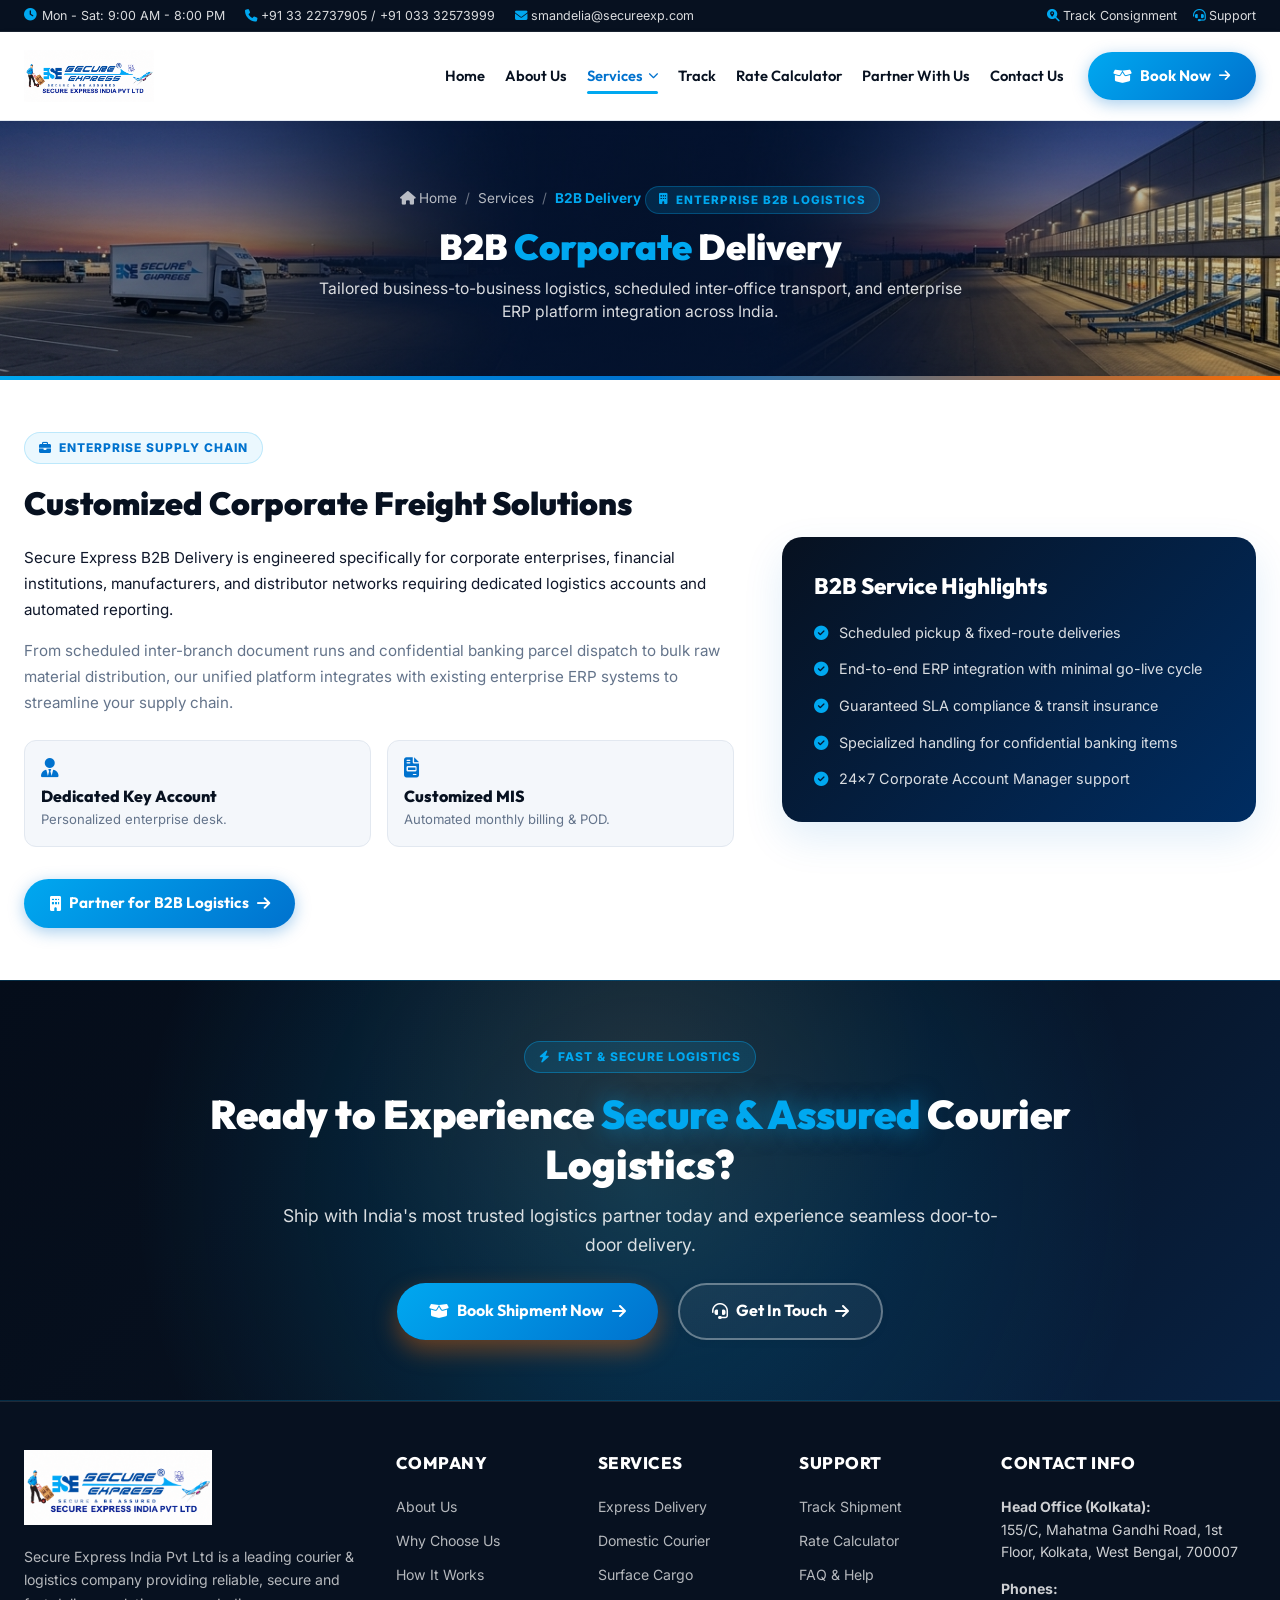
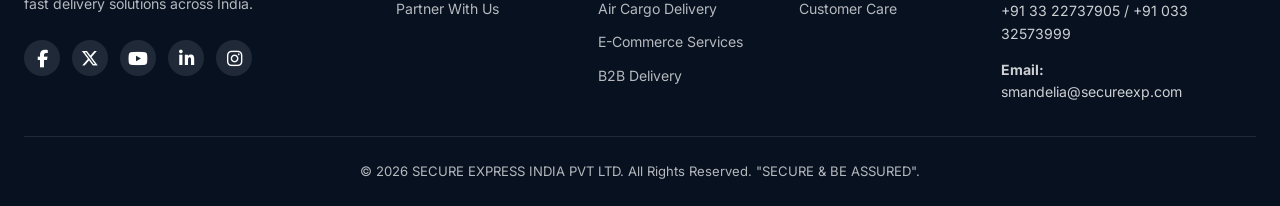
<file: b2b-delivery.html>
<!DOCTYPE html>
<html lang="en">
<head>
  <meta charset="UTF-8">
  <meta name="viewport" content="width=device-width, initial-scale=1.0">
  <title>B2B Corporate Delivery Services | SECURE EXPRESS INDIA PVT LTD</title>
  <meta name="description" content="Customized B2B Logistics, Inter-Office Transport, Enterprise Freight, and ERP System Integration by Secure Express India Pvt Ltd.">
  <link rel="stylesheet" href="css/style.css">
  <link rel="stylesheet" href="css/animations.css">
  <link rel="stylesheet" href="https://cdnjs.cloudflare.com/ajax/libs/font-awesome/6.5.1/css/all.min.css">
  <link rel="preconnect" href="https://fonts.googleapis.com">
  <link rel="preconnect" href="https://fonts.gstatic.com" crossorigin>
  <link href="https://fonts.googleapis.com/css2?family=Plus+Jakarta+Sans:wght@400;500;600;700;800&family=Outfit:wght@600;700;800;900&display=swap" rel="stylesheet">
  <style>
    .page-banner {
      background: radial-gradient(circle at center, rgba(3, 15, 38, 0.72) 0%, rgba(3, 15, 38, 0.45) 55%, rgba(3, 15, 38, 0.15) 100%), url('images/services_breadcrumbs_bg.jpg') center center / cover no-repeat;
      color: #FFFFFF;
      padding: 4rem 0 3.5rem 0;
      text-align: center;
      position: relative;
      overflow: hidden;
    }
  </style>
</head>
<body>

  <!-- Top Bar -->
  <div class="top-bar">
    <div class="container">
      <div class="top-bar-flex">
        <div class="top-info">
          <span><i class="fas fa-clock"></i> Mon - Sat: 9:00 AM - 8:00 PM</span>
          <span><a href="tel:+913322737905" style="color:inherit; text-decoration:none;"><i class="fas fa-phone-alt fa-phone"></i> +91 33 22737905 / +91 033 32573999</a></span>
          <span><a href="mailto:smandelia@secureexp.com" style="color:inherit; text-decoration:none;"><i class="fas fa-envelope"></i> smandelia@secureexp.com</a></span>
        </div>
        <div class="top-links">
          <a href="index.html#track"><i class="fas fa-search-location"></i> Track Consignment</a>
          <a href="contact.html"><i class="fas fa-headset"></i> Support</a>
        </div>
      </div>
    </div>
  </div>

  <!-- Header Navbar -->
  <header class="navbar" id="mainHeader">
    <div class="container navbar-container">
      <a href="index.html" class="brand-logo">
        <img src="images/logo/logo.png" alt="SECURE EXPRESS INDIA PVT LTD" style="height:52px;">
      </a>

      <nav class="nav-menu" id="navMenu">
        <a href="index.html" class="nav-link">Home</a>
        <a href="about.html" class="nav-link">About Us</a>
        
        <div class="nav-item">
          <a href="services.html" class="nav-link active">Services <i class="fas fa-chevron-down" style="font-size: 0.65rem;"></i></a>
          <div class="dropdown-menu">
            <a href="express-delivery.html" class="dropdown-item">Express Delivery</a>
            <a href="domestic-delivery.html" class="dropdown-item">Domestic Courier</a>
            <a href="surface-delivery.html" class="dropdown-item">Surface Cargo</a>
            <a href="air-delivery.html" class="dropdown-item">Air Cargo Delivery</a>
            <a href="ecommerce-delivery.html" class="dropdown-item">E-Commerce Fulfillment</a>
            <a href="b2b-delivery.html" class="dropdown-item">B2B Delivery</a>
          </div>
        </div>

        <a href="index.html#track" class="nav-link">Track</a>
        <a href="index.html#calculator" class="nav-link">Rate Calculator</a>
        <a href="contact.html" class="nav-link">Partner With Us</a>
        <a href="contact.html" class="nav-link">Contact Us</a>
      </nav>

      <div style="display: flex; align-items: center; gap: 1rem;">
        <a href="contact.html" class="btn btn-accent"><i class="fas fa-box-open"></i> Book Now <i class="fas fa-arrow-right" style="font-size:0.8rem;"></i></a>
      </div>
    </div>
  </header>

  <!-- Page Banner -->
  <section class="page-banner">
    <div class="container">
      <div class="breadcrumb" style="justify-content: center; margin-bottom: 0.75rem; font-size: 0.85rem;">
        <a href="index.html" style="color: rgba(255,255,255,0.7);"><i class="fas fa-home"></i> Home</a>
        <span style="color: rgba(255,255,255,0.4);">/</span>
        <a href="services.html" style="color: rgba(255,255,255,0.7);">Services</a>
        <span style="color: rgba(255,255,255,0.4);">/</span>
        <span style="color: var(--primary-cyan); font-weight: 700;">B2B Delivery</span>
      </div>

      <div class="sub-badge" style="background:rgba(0,168,240,0.15); color:var(--primary-cyan); border-color:rgba(0,168,240,0.3); margin-bottom:0.6rem; display:inline-flex; padding:0.25rem 0.85rem; font-size:0.72rem;"><i class="fas fa-building"></i> ENTERPRISE B2B LOGISTICS</div>
      
      <h1 style="font-family:var(--font-heading); font-size:2.25rem; font-weight:900; color:#FFF; margin-bottom:0.5rem; line-height:1.25;">
        B2B <span style="color:var(--primary-cyan);">Corporate</span> Delivery
      </h1>
      
      <p style="font-size:0.98rem; color:rgba(255,255,255,0.85); max-width:650px; margin:0 auto; line-height:1.5;">
        Tailored business-to-business logistics, scheduled inter-office transport, and enterprise ERP platform integration across India.
      </p>
    </div>
  </section>

  <!-- Main Service Content -->
  <section class="section" style="background:#FFFFFF;">
    <div class="container">
      <div style="display:grid; grid-template-columns:1.2fr 0.8fr; gap:3rem; align-items:center;">
        <div>
          <div class="sub-badge"><i class="fas fa-briefcase"></i> ENTERPRISE SUPPLY CHAIN</div>
          <h2 style="font-family:var(--font-heading); font-size:2rem; font-weight:900; color:var(--navy-deep); margin-bottom:1rem;">
            Customized Corporate Freight Solutions
          </h2>

          <p style="font-size:0.95rem; color:var(--text-main); line-height:1.7; margin-bottom:1rem;">
            Secure Express B2B Delivery is engineered specifically for corporate enterprises, financial institutions, manufacturers, and distributor networks requiring dedicated logistics accounts and automated reporting.
          </p>

          <p style="font-size:0.95rem; color:var(--text-muted); line-height:1.7; margin-bottom:1.5rem;">
            From scheduled inter-branch document runs and confidential banking parcel dispatch to bulk raw material distribution, our unified platform integrates with existing enterprise ERP systems to streamline your supply chain.
          </p>

          <div style="display:grid; grid-template-columns:1fr 1fr; gap:1rem; margin-bottom:2rem;">
            <div style="background:var(--bg-light); padding:1rem; border-radius:var(--radius); border:1px solid var(--border-light);">
              <i class="fas fa-user-tie" style="font-size:1.25rem; color:var(--primary-blue); margin-bottom:0.35rem;"></i>
              <h4 style="font-family:var(--font-heading); font-size:1rem; font-weight:800; color:var(--navy-deep);">Dedicated Key Account</h4>
              <p style="font-size:0.82rem; color:var(--text-muted); margin:0;">Personalized enterprise desk.</p>
            </div>
            <div style="background:var(--bg-light); padding:1rem; border-radius:var(--radius); border:1px solid var(--border-light);">
              <i class="fas fa-file-invoice" style="font-size:1.25rem; color:var(--primary-blue); margin-bottom:0.35rem;"></i>
              <h4 style="font-family:var(--font-heading); font-size:1rem; font-weight:800; color:var(--navy-deep);">Customized MIS</h4>
              <p style="font-size:0.82rem; color:var(--text-muted); margin:0;">Automated monthly billing &amp; POD.</p>
            </div>
          </div>

          <a href="contact.html" class="btn btn-accent"><i class="fas fa-building"></i> Partner for B2B Logistics <i class="fas fa-arrow-right"></i></a>
        </div>

        <div>
          <div style="background:linear-gradient(135deg, var(--navy-deep) 0%, var(--primary-dark) 100%); color:#FFF; padding:2rem; border-radius:var(--radius-lg); box-shadow:var(--shadow-lg);">
            <h3 style="font-family:var(--font-heading); font-size:1.4rem; font-weight:800; color:#FFF; margin-bottom:1rem;">
              B2B Service Highlights
            </h3>
            
            <ul style="display:flex; flex-direction:column; gap:0.85rem; font-size:0.9rem; color:rgba(255,255,255,0.85);">
              <li><i class="fas fa-check-circle" style="color:var(--primary-cyan); margin-right:0.4rem;"></i> Scheduled pickup &amp; fixed-route deliveries</li>
              <li><i class="fas fa-check-circle" style="color:var(--primary-cyan); margin-right:0.4rem;"></i> End-to-end ERP integration with minimal go-live cycle</li>
              <li><i class="fas fa-check-circle" style="color:var(--primary-cyan); margin-right:0.4rem;"></i> Guaranteed SLA compliance &amp; transit insurance</li>
              <li><i class="fas fa-check-circle" style="color:var(--primary-cyan); margin-right:0.4rem;"></i> Specialized handling for confidential banking items</li>
              <li><i class="fas fa-check-circle" style="color:var(--primary-cyan); margin-right:0.4rem;"></i> 24x7 Corporate Account Manager support</li>
            </ul>
          </div>
        </div>
      </div>
    </div>
  </section>

  <!-- CTA Banner -->
  <section class="cta-banner-full" id="cta-banner">
    <div class="container">
      <div class="cta-content-center">
        <div class="sub-badge" style="background:rgba(0,168,240,0.15); color:var(--primary-cyan); border-color:rgba(0,168,240,0.4); margin-bottom:1rem; display:inline-flex;"><i class="fas fa-bolt"></i> FAST &amp; SECURE LOGISTICS</div>
        
        <h2 style="font-family:var(--font-heading); font-size:2.5rem; font-weight:900; color:#FFF; line-height:1.25; margin-bottom:0.85rem;">
          Ready to Experience <span style="color:var(--primary-cyan); text-shadow:0 0 25px rgba(0,168,240,0.5);">Secure &amp; Assured</span> Courier Logistics?
        </h2>
        
        <p style="font-size:1.1rem; color:rgba(255,255,255,0.85); margin-bottom:1.5rem; max-width:720px; margin-left:auto; margin-right:auto;">
          Ship with India's most trusted logistics partner today and experience seamless door-to-door delivery.
        </p>

        <div style="display:flex; gap:1.25rem; justify-content:center; flex-wrap:wrap;">
          <a href="contact.html" class="btn btn-accent" style="box-shadow:0 10px 25px rgba(255,107,0,0.4); padding:0.85rem 2rem; font-size:1rem;"><i class="fas fa-box-open"></i> Book Shipment Now <i class="fas fa-arrow-right"></i></a>
          <a href="contact.html" class="btn btn-outline" style="color:#FFF; border-color:rgba(255,255,255,0.35); background:rgba(255,255,255,0.05); padding:0.85rem 2rem; font-size:1rem;"><i class="fas fa-headset"></i> Get In Touch <i class="fas fa-arrow-right"></i></a>
        </div>
      </div>
    </div>
  </section>

  <!-- 5-Column Footer -->
  <footer class="footer-5-col">
    <div class="container">
      <div class="footer-grid-5">
        <div>
          <img src="images/logo/logo.png" alt="SECURE EXPRESS Logo" class="footer-logo" style="margin-bottom:1.25rem; max-height:75px;">
          <p style="font-size:0.88rem; line-height:1.7; margin-bottom:1.5rem;">
            Secure Express India Pvt Ltd is a leading courier &amp; logistics company providing reliable, secure and fast delivery solutions across India.
          </p>
          <div class="footer-social-links">
            <a href="#" aria-label="Facebook"><i class="fab fa-facebook-f"></i></a>
            <a href="#" aria-label="X (Twitter)"><i class="fab fa-x-twitter"></i></a>
            <a href="#" aria-label="YouTube"><i class="fab fa-youtube"></i></a>
            <a href="#" aria-label="LinkedIn"><i class="fab fa-linkedin-in"></i></a>
            <a href="#" aria-label="Instagram"><i class="fab fa-instagram"></i></a>
          </div>
        </div>
        <div>
          <h4 class="footer-col-title">Company</h4>
          <ul class="footer-links-list">
            <li><a href="about.html">About Us</a></li>
            <li><a href="index.html#why-us">Why Choose Us</a></li>
            <li><a href="index.html#how-it-works">How It Works</a></li>
            <li><a href="contact.html">Partner With Us</a></li>
          </ul>
        </div>
        <div>
          <h4 class="footer-col-title">Services</h4>
          <ul class="footer-links-list">
            <li><a href="express-delivery.html">Express Delivery</a></li>
            <li><a href="domestic-delivery.html">Domestic Courier</a></li>
            <li><a href="surface-delivery.html">Surface Cargo</a></li>
            <li><a href="air-delivery.html">Air Cargo Delivery</a></li>
            <li><a href="ecommerce-delivery.html">E-Commerce Services</a></li>
            <li><a href="b2b-delivery.html">B2B Delivery</a></li>
          </ul>
        </div>
        <div>
          <h4 class="footer-col-title">Support</h4>
          <ul class="footer-links-list">
            <li><a href="index.html#track">Track Shipment</a></li>
            <li><a href="index.html#calculator">Rate Calculator</a></li>
            <li><a href="index.html#faq">FAQ &amp; Help</a></li>
            <li><a href="contact.html">Customer Care</a></li>
          </ul>
        </div>
        <div>
          <h4 class="footer-col-title">Contact Info</h4>
          <div style="display:flex; flex-direction:column; gap:0.85rem; font-size:0.88rem; color:rgba(255,255,255,0.8);">
            <div><strong>Head Office (Kolkata):</strong><br>155/C, Mahatma Gandhi Road, 1st Floor, Kolkata, West Bengal, 700007</div>
            <div><strong>Phones:</strong><br>+91 33 22737905 / +91 033 32573999</div>
            <div><strong>Email:</strong><br>smandelia@secureexp.com</div>
          </div>
        </div>
      </div>
      <div style="border-top:1px solid rgba(255,255,255,0.1); padding-top:1.5rem; text-align:center; font-size:0.82rem;">
        <p>&copy; 2026 SECURE EXPRESS INDIA PVT LTD. All Rights Reserved. "SECURE &amp; BE ASSURED".</p>
      </div>
    </div>
  </footer>

</body>
</html>
</file>
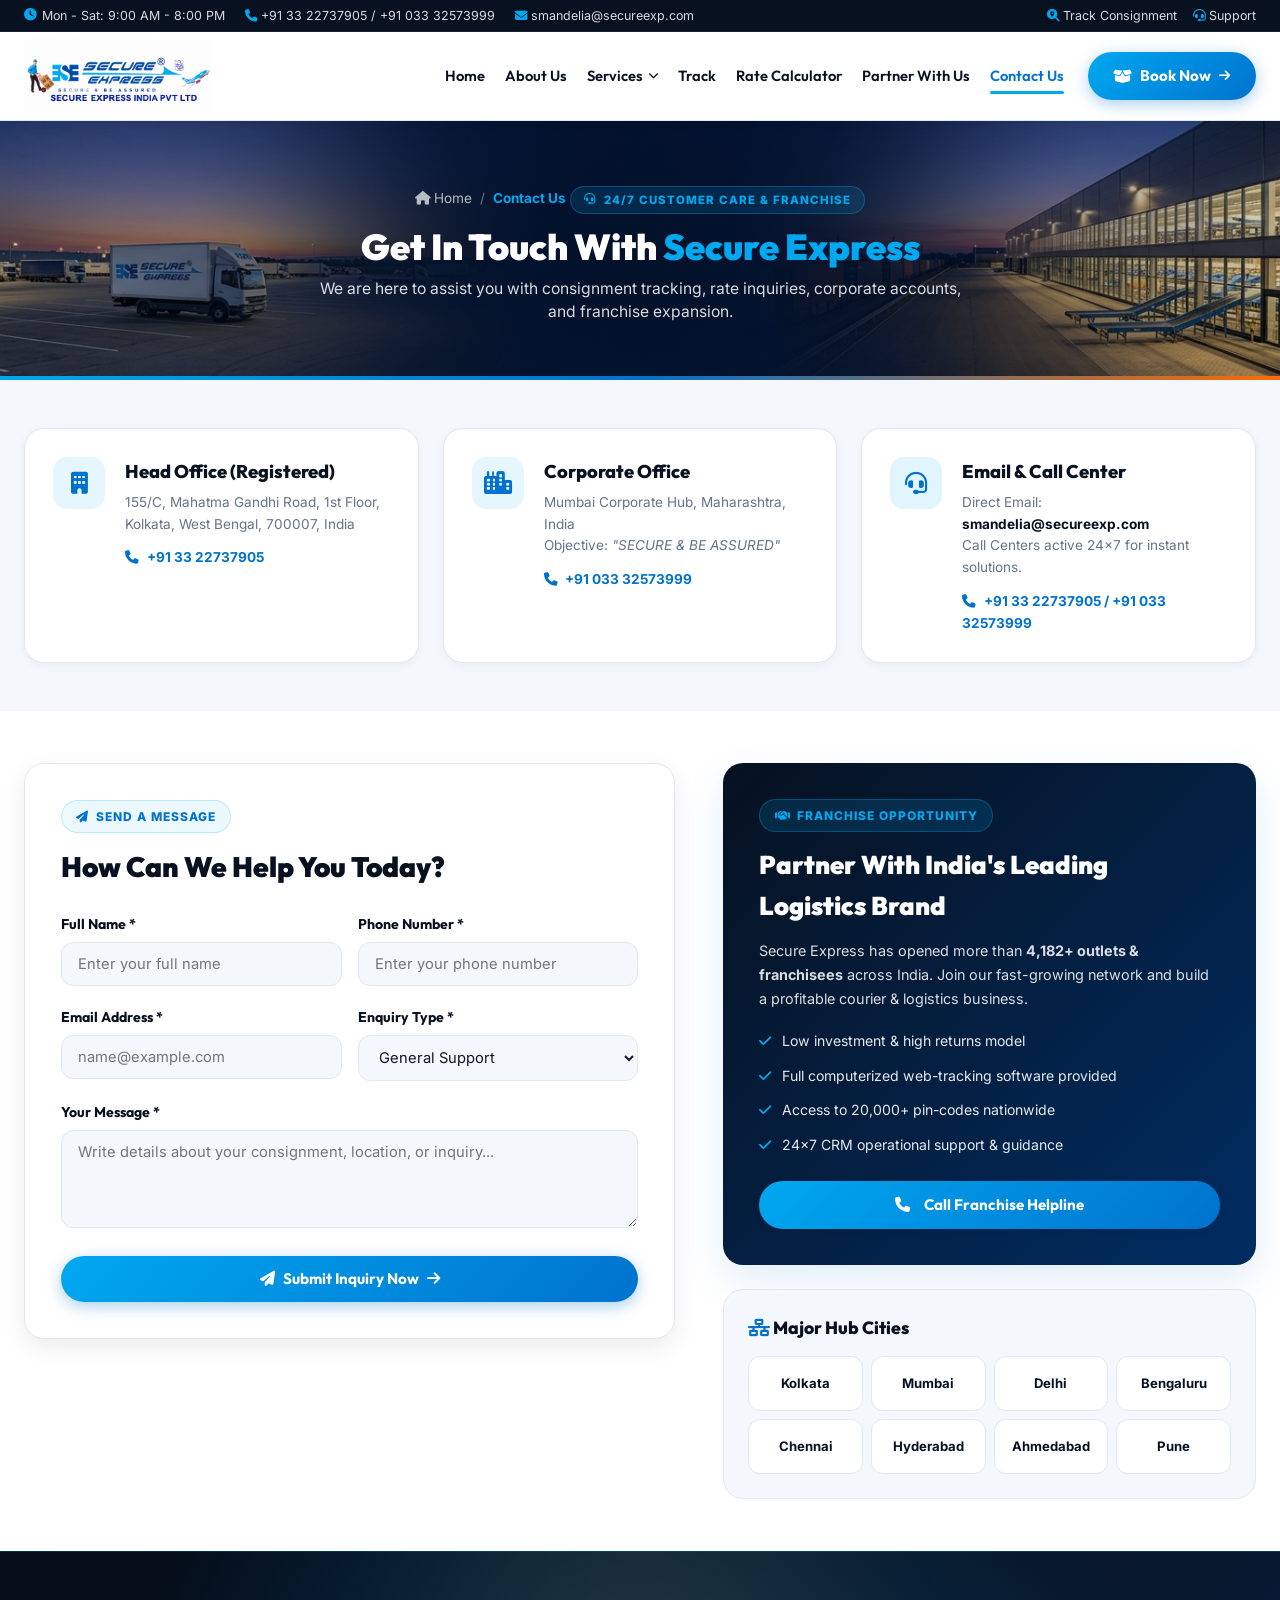
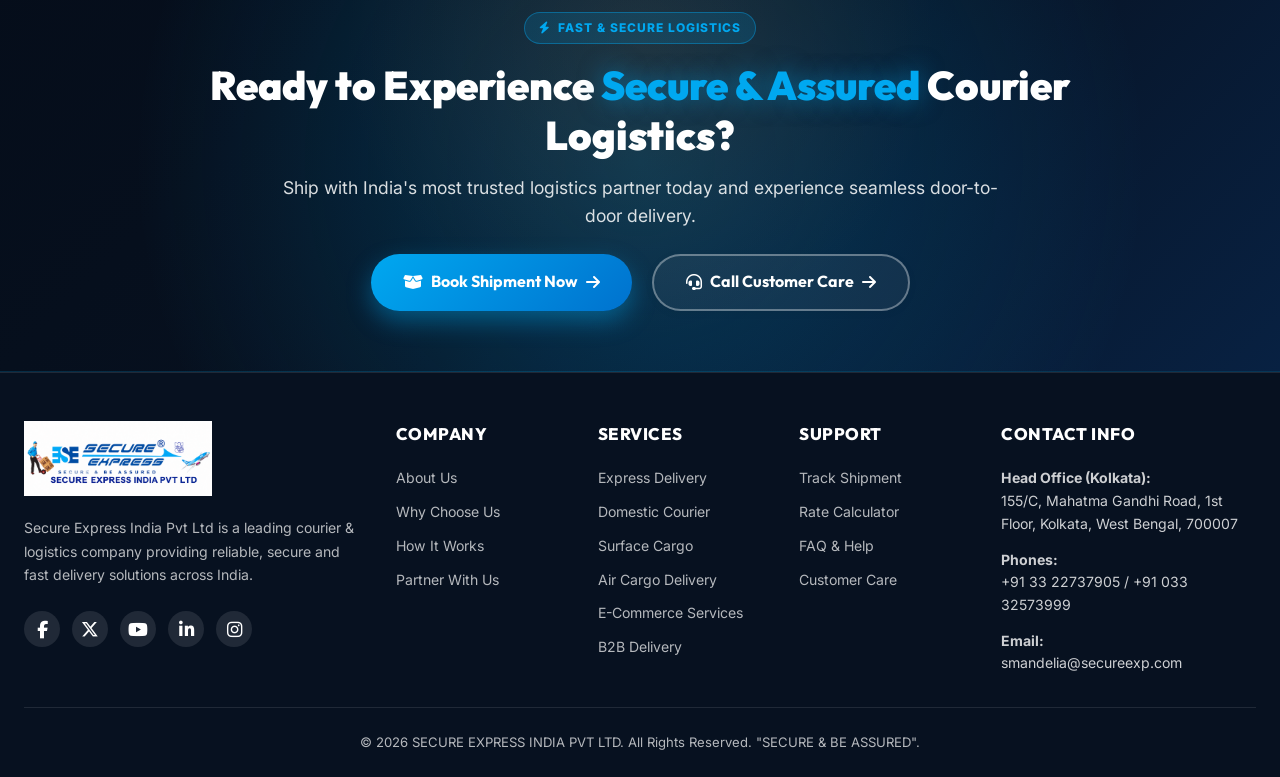
<file: contact.html>
<!DOCTYPE html>
<html lang="en">
<head>
  <meta charset="UTF-8">
  <meta name="viewport" content="width=device-width, initial-scale=1.0">
  <title>Contact Us | SECURE EXPRESS INDIA PVT LTD - Customer Support & Franchise</title>
  <meta name="description" content="Contact Secure Express India Pvt Ltd. Registered office at Kolkata (+91 33 22737905), Corporate office in Mumbai. Partner with us and open a franchise outlet today.">
  <link rel="stylesheet" href="css/style.css">
  <link rel="stylesheet" href="css/animations.css">
  <link rel="stylesheet" href="https://cdnjs.cloudflare.com/ajax/libs/font-awesome/6.5.1/css/all.min.css">
  <link rel="preconnect" href="https://fonts.googleapis.com">
  <link rel="preconnect" href="https://fonts.gstatic.com" crossorigin>
  <link href="https://fonts.googleapis.com/css2?family=Plus+Jakarta+Sans:wght@400;500;600;700;800&family=Outfit:wght@600;700;800;900&display=swap" rel="stylesheet">
  <style>
    .page-banner {
      background: radial-gradient(circle at center, rgba(3, 15, 38, 0.72) 0%, rgba(3, 15, 38, 0.45) 55%, rgba(3, 15, 38, 0.15) 100%), url('images/services_breadcrumbs_bg.jpg') center center / cover no-repeat;
      color: #FFFFFF;
      padding: 4rem 0 3.5rem 0;
      text-align: center;
      position: relative;
      overflow: hidden;
    }
    .contact-card {
      background: #FFFFFF;
      border: 1px solid var(--border-light);
      border-radius: var(--radius-lg);
      padding: 1.75rem;
      box-shadow: var(--shadow-sm);
      transition: var(--transition);
      display: flex;
      gap: 1.25rem;
      align-items: flex-start;
    }
    .contact-card:hover {
      transform: translateY(-5px);
      box-shadow: var(--shadow-md);
      border-color: var(--primary-cyan);
    }
    .contact-icon-circle {
      width: 52px;
      height: 52px;
      border-radius: 14px;
      background: rgba(0, 168, 240, 0.1);
      color: var(--primary-blue);
      display: flex;
      align-items: center;
      justify-content: center;
      font-size: 1.4rem;
      flex-shrink: 0;
    }
    .contact-card:hover .contact-icon-circle {
      background: var(--primary-blue);
      color: #FFFFFF;
    }
    .contact-form-box {
      background: #FFFFFF;
      border: 1px solid var(--border-light);
      border-radius: var(--radius-lg);
      padding: 2.25rem;
      box-shadow: var(--shadow-md);
    }
    .form-group {
      margin-bottom: 1.25rem;
    }
    .form-group label {
      display: block;
      font-family: var(--font-heading);
      font-weight: 700;
      font-size: 0.88rem;
      color: var(--navy-deep);
      margin-bottom: 0.4rem;
    }
    .form-control {
      width: 100%;
      padding: 0.75rem 1rem;
      border: 1px solid var(--border-light);
      border-radius: var(--radius);
      font-family: var(--font-body);
      font-size: 0.92rem;
      color: var(--text-main);
      background: var(--bg-light);
      transition: var(--transition);
    }
    .form-control:focus {
      outline: none;
      border-color: var(--primary-blue);
      background: #FFFFFF;
      box-shadow: 0 0 0 3px rgba(0, 114, 206, 0.12);
    }
    .hub-pill {
      background: #FFFFFF;
      border: 1px solid var(--border-light);
      border-radius: var(--radius);
      padding: 1rem;
      text-align: center;
      transition: var(--transition);
    }
    .hub-pill:hover {
      border-color: var(--primary-cyan);
      box-shadow: var(--shadow-sm);
      transform: translateY(-3px);
    }
  </style>
</head>
<body>

  <!-- Top Bar -->
  <div class="top-bar">
    <div class="container">
      <div class="top-bar-flex">
        <div class="top-info">
          <span><i class="fas fa-clock"></i> Mon - Sat: 9:00 AM - 8:00 PM</span>
          <span><a href="tel:+913322737905" style="color:inherit; text-decoration:none;"><i class="fas fa-phone-alt fa-phone"></i> +91 33 22737905 / +91 033 32573999</a></span>
          <span><a href="mailto:smandelia@secureexp.com" style="color:inherit; text-decoration:none;"><i class="fas fa-envelope"></i> smandelia@secureexp.com</a></span>
        </div>
        <div class="top-links">
          <a href="tracking.html"><i class="fas fa-search-location"></i> Track Consignment</a>
          <a href="contact.html"><i class="fas fa-headset"></i> Support</a>
        </div>
      </div>
    </div>
  </div>

  <!-- Header Navbar -->
  <header class="navbar" id="mainHeader">
    <div class="container navbar-container">
      <a href="index.html" class="brand-logo">
        <img src="images/logo/logo.png" alt="SECURE EXPRESS INDIA PVT LTD" style="height:75px;">
      </a>

      <nav class="nav-menu" id="navMenu">
        <a href="index.html" class="nav-link">Home</a>
        <a href="about.html" class="nav-link">About Us</a>
        
        <div class="nav-item">
          <a href="services.html" class="nav-link">Services <i class="fas fa-chevron-down" style="font-size: 0.65rem;"></i></a>
          <div class="dropdown-menu">
            <a href="express-delivery.html" class="dropdown-item">Express Delivery</a>
            <a href="domestic-delivery.html" class="dropdown-item">Domestic Courier</a>
            <a href="surface-delivery.html" class="dropdown-item">Surface Cargo</a>
            <a href="air-delivery.html" class="dropdown-item">Air Cargo Delivery</a>
            <a href="ecommerce-delivery.html" class="dropdown-item">E-Commerce Fulfillment</a>
            <a href="b2b-delivery.html" class="dropdown-item">B2B Delivery</a>
          </div>
        </div>

        <a href="tracking.html" class="nav-link">Track</a>
        <a href="rate-calculator.html" class="nav-link">Rate Calculator</a>
        <a href="partner.html" class="nav-link">Partner With Us</a>
        <a href="contact.html" class="nav-link active">Contact Us</a>
      </nav>

      <div style="display: flex; align-items: center; gap: 1rem;">
        <a href="contact.html" class="btn btn-accent"><i class="fas fa-box-open"></i> Book Now <i class="fas fa-arrow-right" style="font-size:0.8rem;"></i></a>
      </div>
    </div>
  </header>

  <!-- Page Banner -->
  <section class="page-banner">
    <div class="container">
      <div class="breadcrumb" style="justify-content: center; margin-bottom: 0.75rem; font-size: 0.85rem;">
        <a href="index.html" style="color: rgba(255,255,255,0.7);"><i class="fas fa-home"></i> Home</a>
        <span style="color: rgba(255,255,255,0.4);">/</span>
        <span style="color: var(--primary-cyan); font-weight: 700;">Contact Us</span>
      </div>

      <div class="sub-badge" style="background:rgba(0,168,240,0.15); color:var(--primary-cyan); border-color:rgba(0,168,240,0.3); margin-bottom:0.6rem; display:inline-flex; padding:0.25rem 0.85rem; font-size:0.72rem;"><i class="fas fa-headset"></i> 24/7 CUSTOMER CARE &amp; FRANCHISE</div>
      
      <h1 style="font-family:var(--font-heading); font-size:2.25rem; font-weight:900; color:#FFF; margin-bottom:0.5rem; line-height:1.25;">
        Get In Touch With <span style="color:var(--primary-cyan);">Secure Express</span>
      </h1>
      
      <p style="font-size:0.98rem; color:rgba(255,255,255,0.85); max-width:650px; margin:0 auto; line-height:1.5;">
        We are here to assist you with consignment tracking, rate inquiries, corporate accounts, and franchise expansion.
      </p>
    </div>
  </section>

  <!-- Contact Info Cards -->
  <section class="section" style="background:var(--bg-light); padding:3rem 0;">
    <div class="container">
      <div style="display:grid; grid-template-columns:repeat(3, 1fr); gap:1.5rem;">
        
        <!-- Head Office Kolkata -->
        <div class="contact-card">
          <div class="contact-icon-circle"><i class="fas fa-building"></i></div>
          <div>
            <h4 style="font-family:var(--font-heading); font-size:1.15rem; font-weight:800; color:var(--navy-deep); margin-bottom:0.35rem;">Head Office (Registered)</h4>
            <p style="font-size:0.85rem; color:var(--text-muted); line-height:1.6; margin-bottom:0.75rem;">
              155/C, Mahatma Gandhi Road, 1st Floor, Kolkata, West Bengal, 700007, India
            </p>
            <div style="font-size:0.85rem; color:var(--primary-blue); font-weight:700;">
              <a href="tel:+913322737905" style="color:inherit; text-decoration:none;"><i class="fas fa-phone-alt fa-phone" style="margin-right:0.3rem;"></i> +91 33 22737905</a>
            </div>
          </div>
        </div>

        <!-- Corporate Office Mumbai -->
        <div class="contact-card">
          <div class="contact-icon-circle"><i class="fas fa-city"></i></div>
          <div>
            <h4 style="font-family:var(--font-heading); font-size:1.15rem; font-weight:800; color:var(--navy-deep); margin-bottom:0.35rem;">Corporate Office</h4>
            <p style="font-size:0.85rem; color:var(--text-muted); line-height:1.6; margin-bottom:0.75rem;">
              Mumbai Corporate Hub, Maharashtra, India<br>
              Objective: <em>"SECURE &amp; BE ASSURED"</em>
            </p>
            <div style="font-size:0.85rem; color:var(--primary-blue); font-weight:700;">
              <a href="tel:+9103332573999" style="color:inherit; text-decoration:none;"><i class="fas fa-phone-alt fa-phone" style="margin-right:0.3rem;"></i> +91 033 32573999</a>
            </div>
          </div>
        </div>

        <!-- Email & Call Center -->
        <div class="contact-card">
          <div class="contact-icon-circle" style="background:rgba(0, 168, 240, 0.12); color:var(--primary-blue);"><i class="fas fa-headset"></i></div>
          <div>
            <h4 style="font-family:var(--font-heading); font-size:1.15rem; font-weight:800; color:var(--navy-deep); margin-bottom:0.35rem;">Email &amp; Call Center</h4>
            <p style="font-size:0.85rem; color:var(--text-muted); line-height:1.6; margin-bottom:0.75rem;">
              Direct Email: <strong><a href="mailto:smandelia@secureexp.com" style="color:var(--navy-deep); text-decoration:none;">smandelia@secureexp.com</a></strong><br>
              Call Centers active 24x7 for instant solutions.
            </p>
            <div style="font-size:0.85rem; color:var(--primary-blue); font-weight:700;">
              <a href="tel:+913322737905" style="color:inherit; text-decoration:none;"><i class="fas fa-phone-alt fa-phone" style="margin-right:0.3rem;"></i> +91 33 22737905 / +91 033 32573999</a>
            </div>
          </div>
        </div>

      </div>
    </div>
  </section>

  <!-- Interactive Form & Partner Enquiry Section -->
  <section class="section" style="background:#FFFFFF;">
    <div class="container">
      <div style="display:grid; grid-template-columns:1.1fr 0.9fr; gap:3rem; align-items:flex-start;">
        
        <!-- Contact Form -->
        <div class="contact-form-box">
          <div class="sub-badge" style="margin-bottom:0.75rem;"><i class="fas fa-paper-plane"></i> SEND A MESSAGE</div>
          <h2 style="font-family:var(--font-heading); font-size:1.75rem; font-weight:900; color:var(--navy-deep); margin-bottom:1.5rem;">
            How Can We Help You Today?
          </h2>

          <form id="contactForm" onsubmit="handleContactSubmit(event)">
            <div style="display:grid; grid-template-columns:1fr 1fr; gap:1rem;">
              <div class="form-group">
                <label for="cName">Full Name *</label>
                <input type="text" id="cName" class="form-control" placeholder="Enter your full name" required>
              </div>
              <div class="form-group">
                <label for="cPhone">Phone Number *</label>
                <input type="tel" id="cPhone" class="form-control" placeholder="Enter your phone number" required>
              </div>
            </div>

            <div style="display:grid; grid-template-columns:1fr 1fr; gap:1rem;">
              <div class="form-group">
                <label for="cEmail">Email Address *</label>
                <input type="email" id="cEmail" class="form-control" placeholder="name@example.com" required>
              </div>
              <div class="form-group">
                <label for="cType">Enquiry Type *</label>
                <select id="cType" class="form-control" required>
                  <option value="General Support">General Support</option>
                  <option value="Track Consignment">Track Consignment</option>
                  <option value="Franchise Opportunity">Franchise Opportunity</option>
                  <option value="Corporate B2B Account">Corporate B2B Account</option>
                  <option value="Rate Inquiry">Rate Inquiry</option>
                </select>
              </div>
            </div>

            <div class="form-group">
              <label for="cMessage">Your Message *</label>
              <textarea id="cMessage" class="form-control" rows="4" placeholder="Write details about your consignment, location, or inquiry..." required></textarea>
            </div>

            <button type="submit" class="btn btn-accent" style="width:100%; justify-content:center; padding:0.85rem;"><i class="fas fa-paper-plane"></i> Submit Inquiry Now <i class="fas fa-arrow-right"></i></button>
          </form>

          <div id="contactSuccessMsg" style="display:none; margin-top:1.25rem; background:rgba(16,185,129,0.1); border:1px solid #10B981; color:#065F46; padding:1rem; border-radius:var(--radius); font-size:0.9rem; text-align:center;">
            <i class="fas fa-check-circle" style="font-size:1.2rem; margin-right:0.35rem;"></i> Thank you! Your message has been received. Our team will contact you shortly.
          </div>
        </div>

        <!-- Partner & Franchise Box -->
        <div>
          <div style="background:linear-gradient(135deg, var(--navy-deep) 0%, var(--primary-dark) 100%); color:#FFF; padding:2.25rem; border-radius:var(--radius-lg); box-shadow:var(--shadow-lg); margin-bottom:1.5rem;">
            <div class="sub-badge" style="background:rgba(0,168,240,0.15); color:var(--primary-cyan); border-color:rgba(0,168,240,0.3);"><i class="fas fa-handshake"></i> FRANCHISE OPPORTUNITY</div>
            <h3 style="font-family:var(--font-heading); font-size:1.6rem; font-weight:900; color:#FFF; margin-bottom:0.75rem;">
              Partner With India's Leading Logistics Brand
            </h3>
            <p style="font-size:0.9rem; color:rgba(255,255,255,0.85); line-height:1.65; margin-bottom:1.25rem;">
              Secure Express has opened more than <strong>4,182+ outlets &amp; franchisees</strong> across India. Join our fast-growing network and build a profitable courier &amp; logistics business.
            </p>

            <ul style="display:flex; flex-direction:column; gap:0.75rem; font-size:0.88rem; color:rgba(255,255,255,0.9); margin-bottom:1.5rem;">
              <li><i class="fas fa-check" style="color:var(--primary-cyan); margin-right:0.4rem;"></i> Low investment &amp; high returns model</li>
              <li><i class="fas fa-check" style="color:var(--primary-cyan); margin-right:0.4rem;"></i> Full computerized web-tracking software provided</li>
              <li><i class="fas fa-check" style="color:var(--primary-cyan); margin-right:0.4rem;"></i> Access to 20,000+ pin-codes nationwide</li>
              <li><i class="fas fa-check" style="color:var(--primary-cyan); margin-right:0.4rem;"></i> 24x7 CRM operational support &amp; guidance</li>
            </ul>

            <a href="tel:+913322737905" class="btn btn-primary" style="width:100%; justify-content:center;"><i class="fas fa-phone-alt fa-phone" style="margin-right:0.4rem;"></i> Call Franchise Helpline</a>
          </div>

          <!-- Network Hubs Box -->
          <div style="background:var(--bg-light); border:1px solid var(--border-light); border-radius:var(--radius-lg); padding:1.5rem;">
            <h4 style="font-family:var(--font-heading); font-size:1.1rem; font-weight:800; color:var(--navy-deep); margin-bottom:0.85rem;">
              <i class="fas fa-network-wired" style="color:var(--primary-blue);"></i> Major Hub Cities
            </h4>
            <div style="display:grid; grid-template-columns:repeat(4, 1fr); gap:0.5rem; font-size:0.82rem; font-weight:700; color:var(--navy-deep);">
              <div class="hub-pill">Kolkata</div>
              <div class="hub-pill">Mumbai</div>
              <div class="hub-pill">Delhi</div>
              <div class="hub-pill">Bengaluru</div>
              <div class="hub-pill">Chennai</div>
              <div class="hub-pill">Hyderabad</div>
              <div class="hub-pill">Ahmedabad</div>
              <div class="hub-pill">Pune</div>
            </div>
          </div>
        </div>

      </div>
    </div>
  </section>

  <!-- CTA Banner -->
  <section class="cta-banner-full" id="cta-banner">
    <div class="container">
      <div class="cta-content-center">
        <div class="sub-badge" style="background:rgba(0,168,240,0.15); color:var(--primary-cyan); border-color:rgba(0,168,240,0.4); margin-bottom:1rem; display:inline-flex;"><i class="fas fa-bolt"></i> FAST &amp; SECURE LOGISTICS</div>
        
        <h2 style="font-family:var(--font-heading); font-size:2.5rem; font-weight:900; color:#FFF; line-height:1.25; margin-bottom:0.85rem;">
          Ready to Experience <span style="color:var(--primary-cyan); text-shadow:0 0 25px rgba(0,168,240,0.5);">Secure &amp; Assured</span> Courier Logistics?
        </h2>
        
        <p style="font-size:1.1rem; color:rgba(255,255,255,0.85); margin-bottom:1.5rem; max-width:720px; margin-left:auto; margin-right:auto;">
          Ship with India's most trusted logistics partner today and experience seamless door-to-door delivery.
        </p>

        <div style="display:flex; gap:1.25rem; justify-content:center; flex-wrap:wrap;">
          <a href="contact.html" class="btn btn-accent" style="box-shadow:0 10px 25px rgba(0,168,240,0.4); padding:0.85rem 2rem; font-size:1rem;"><i class="fas fa-box-open"></i> Book Shipment Now <i class="fas fa-arrow-right"></i></a>
          <a href="tel:+913322737905" class="btn btn-outline" style="color:#FFF; border-color:rgba(255,255,255,0.35); background:rgba(255,255,255,0.05); padding:0.85rem 2rem; font-size:1rem;"><i class="fas fa-headset"></i> Call Customer Care <i class="fas fa-arrow-right"></i></a>
        </div>
      </div>
    </div>
  </section>

  <!-- 5-Column Footer -->
  <footer class="footer-5-col">
    <div class="container">
      <div class="footer-grid-5">
        <div>
          <img src="images/logo/logo.png" alt="SECURE EXPRESS Logo" class="footer-logo" style="margin-bottom:1.25rem; max-height:75px;">
          <p style="font-size:0.88rem; line-height:1.7; margin-bottom:1.5rem;">
            Secure Express India Pvt Ltd is a leading courier &amp; logistics company providing reliable, secure and fast delivery solutions across India.
          </p>
          <div class="footer-social-links">
            <a href="#" aria-label="Facebook"><i class="fab fa-facebook-f"></i></a>
            <a href="#" aria-label="X (Twitter)"><i class="fab fa-x-twitter"></i></a>
            <a href="#" aria-label="YouTube"><i class="fab fa-youtube"></i></a>
            <a href="#" aria-label="LinkedIn"><i class="fab fa-linkedin-in"></i></a>
            <a href="#" aria-label="Instagram"><i class="fab fa-instagram"></i></a>
          </div>
        </div>
        <div>
          <h4 class="footer-col-title">Company</h4>
          <ul class="footer-links-list">
            <li><a href="about.html">About Us</a></li>
            <li><a href="index.html#why-us">Why Choose Us</a></li>
            <li><a href="index.html#how-it-works">How It Works</a></li>
            <li><a href="contact.html">Partner With Us</a></li>
          </ul>
        </div>
        <div>
          <h4 class="footer-col-title">Services</h4>
          <ul class="footer-links-list">
            <li><a href="express-delivery.html">Express Delivery</a></li>
            <li><a href="domestic-delivery.html">Domestic Courier</a></li>
            <li><a href="surface-delivery.html">Surface Cargo</a></li>
            <li><a href="air-delivery.html">Air Cargo Delivery</a></li>
            <li><a href="ecommerce-delivery.html">E-Commerce Services</a></li>
            <li><a href="b2b-delivery.html">B2B Delivery</a></li>
          </ul>
        </div>
        <div>
          <h4 class="footer-col-title">Support</h4>
          <ul class="footer-links-list">
            <li><a href="index.html#track">Track Shipment</a></li>
            <li><a href="index.html#calculator">Rate Calculator</a></li>
            <li><a href="index.html#faq">FAQ &amp; Help</a></li>
            <li><a href="contact.html">Customer Care</a></li>
          </ul>
        </div>
        <div>
          <h4 class="footer-col-title">Contact Info</h4>
          <div style="display:flex; flex-direction:column; gap:0.85rem; font-size:0.88rem; color:rgba(255,255,255,0.8);">
            <div><strong>Head Office (Kolkata):</strong><br>155/C, Mahatma Gandhi Road, 1st Floor, Kolkata, West Bengal, 700007</div>
            <div><strong>Phones:</strong><br>+91 33 22737905 / +91 033 32573999</div>
            <div><strong>Email:</strong><br>smandelia@secureexp.com</div>
          </div>
        </div>
      </div>
      <div style="border-top:1px solid rgba(255,255,255,0.1); padding-top:1.5rem; text-align:center; font-size:0.82rem;">
        <p>&copy; 2026 SECURE EXPRESS INDIA PVT LTD. All Rights Reserved. "SECURE &amp; BE ASSURED".</p>
      </div>
    </div>
  </footer>

  <script>
    function handleContactSubmit(e) {
      e.preventDefault();
      document.getElementById('contactSuccessMsg').style.display = 'block';
      document.getElementById('contactForm').reset();
      setTimeout(function() {
        document.getElementById('contactSuccessMsg').style.display = 'none';
      }, 5000);
    }
  </script>

</body>
</html>
</file>
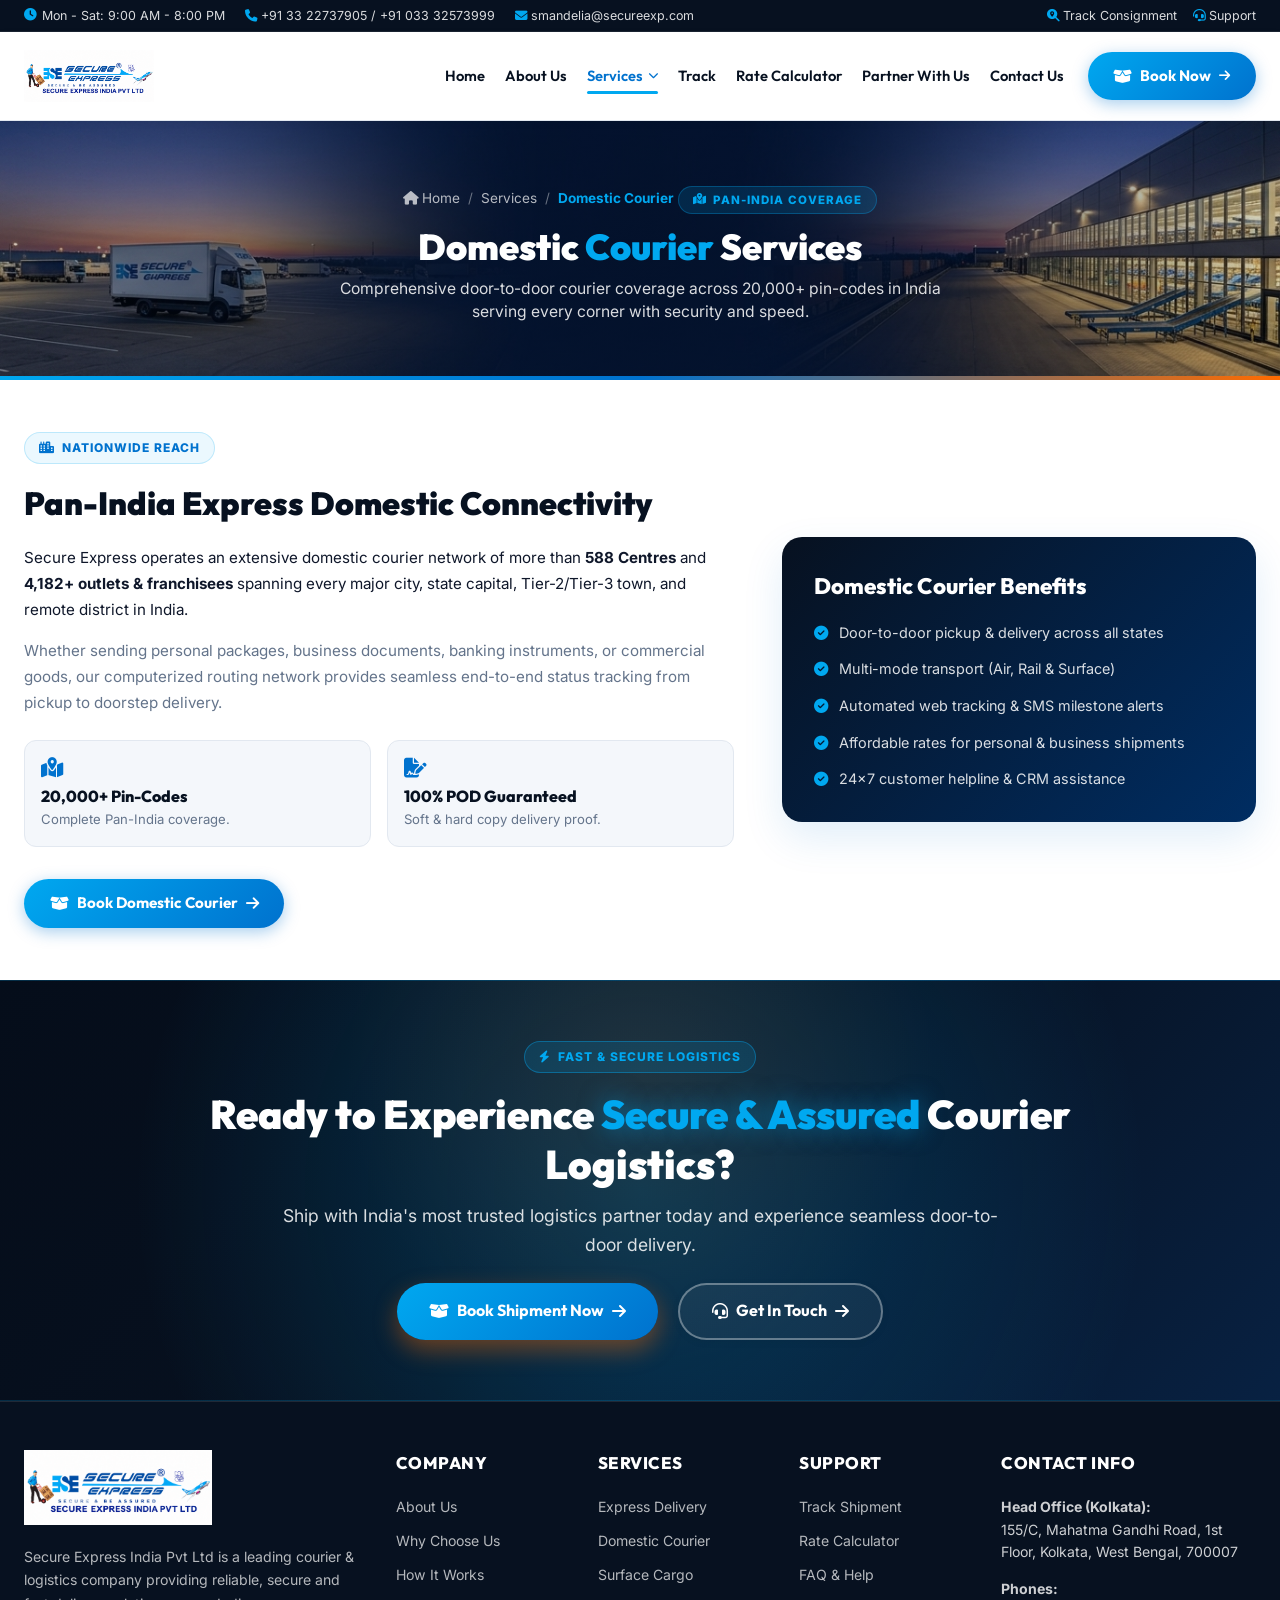
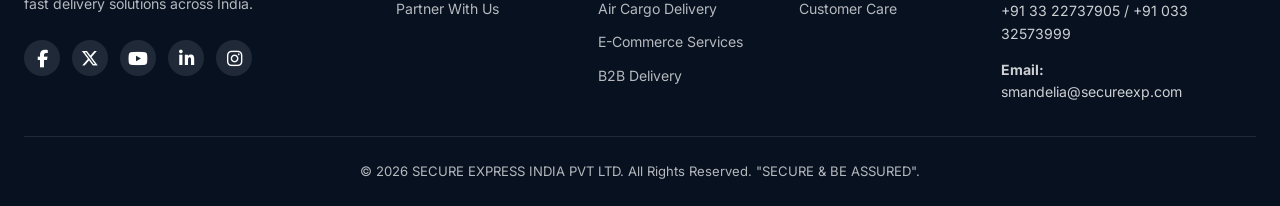
<file: domestic-delivery.html>
<!DOCTYPE html>
<html lang="en">
<head>
  <meta charset="UTF-8">
  <meta name="viewport" content="width=device-width, initial-scale=1.0">
  <title>Domestic Courier Services | SECURE EXPRESS INDIA PVT LTD</title>
  <meta name="description" content="Reliable Domestic Courier services across 20,000+ pin-codes in India by Secure Express India Pvt Ltd. Door-to-door delivery with guaranteed POD.">
  <link rel="stylesheet" href="css/style.css">
  <link rel="stylesheet" href="css/animations.css">
  <link rel="stylesheet" href="https://cdnjs.cloudflare.com/ajax/libs/font-awesome/6.5.1/css/all.min.css">
  <link rel="preconnect" href="https://fonts.googleapis.com">
  <link rel="preconnect" href="https://fonts.gstatic.com" crossorigin>
  <link href="https://fonts.googleapis.com/css2?family=Plus+Jakarta+Sans:wght@400;500;600;700;800&family=Outfit:wght@600;700;800;900&display=swap" rel="stylesheet">
  <style>
    .page-banner {
      background: radial-gradient(circle at center, rgba(3, 15, 38, 0.72) 0%, rgba(3, 15, 38, 0.45) 55%, rgba(3, 15, 38, 0.15) 100%), url('images/services_breadcrumbs_bg.jpg') center center / cover no-repeat;
      color: #FFFFFF;
      padding: 4rem 0 3.5rem 0;
      text-align: center;
      position: relative;
      overflow: hidden;
    }
  </style>
</head>
<body>

  <!-- Top Bar -->
  <div class="top-bar">
    <div class="container">
      <div class="top-bar-flex">
        <div class="top-info">
          <span><i class="fas fa-clock"></i> Mon - Sat: 9:00 AM - 8:00 PM</span>
          <span><a href="tel:+913322737905" style="color:inherit; text-decoration:none;"><i class="fas fa-phone-alt fa-phone"></i> +91 33 22737905 / +91 033 32573999</a></span>
          <span><a href="mailto:smandelia@secureexp.com" style="color:inherit; text-decoration:none;"><i class="fas fa-envelope"></i> smandelia@secureexp.com</a></span>
        </div>
        <div class="top-links">
          <a href="index.html#track"><i class="fas fa-search-location"></i> Track Consignment</a>
          <a href="contact.html"><i class="fas fa-headset"></i> Support</a>
        </div>
      </div>
    </div>
  </div>

  <!-- Header Navbar -->
  <header class="navbar" id="mainHeader">
    <div class="container navbar-container">
      <a href="index.html" class="brand-logo">
        <img src="images/logo/logo.png" alt="SECURE EXPRESS INDIA PVT LTD" style="height:52px;">
      </a>

      <nav class="nav-menu" id="navMenu">
        <a href="index.html" class="nav-link">Home</a>
        <a href="about.html" class="nav-link">About Us</a>
        
        <div class="nav-item">
          <a href="services.html" class="nav-link active">Services <i class="fas fa-chevron-down" style="font-size: 0.65rem;"></i></a>
          <div class="dropdown-menu">
            <a href="express-delivery.html" class="dropdown-item">Express Delivery</a>
            <a href="domestic-delivery.html" class="dropdown-item">Domestic Courier</a>
            <a href="surface-delivery.html" class="dropdown-item">Surface Cargo</a>
            <a href="air-delivery.html" class="dropdown-item">Air Cargo Delivery</a>
            <a href="ecommerce-delivery.html" class="dropdown-item">E-Commerce Fulfillment</a>
            <a href="b2b-delivery.html" class="dropdown-item">B2B Delivery</a>
          </div>
        </div>

        <a href="index.html#track" class="nav-link">Track</a>
        <a href="index.html#calculator" class="nav-link">Rate Calculator</a>
        <a href="contact.html" class="nav-link">Partner With Us</a>
        <a href="contact.html" class="nav-link">Contact Us</a>
      </nav>

      <div style="display: flex; align-items: center; gap: 1rem;">
        <a href="contact.html" class="btn btn-accent"><i class="fas fa-box-open"></i> Book Now <i class="fas fa-arrow-right" style="font-size:0.8rem;"></i></a>
      </div>
    </div>
  </header>

  <!-- Page Banner -->
  <section class="page-banner">
    <div class="container">
      <div class="breadcrumb" style="justify-content: center; margin-bottom: 0.75rem; font-size: 0.85rem;">
        <a href="index.html" style="color: rgba(255,255,255,0.7);"><i class="fas fa-home"></i> Home</a>
        <span style="color: rgba(255,255,255,0.4);">/</span>
        <a href="services.html" style="color: rgba(255,255,255,0.7);">Services</a>
        <span style="color: rgba(255,255,255,0.4);">/</span>
        <span style="color: var(--primary-cyan); font-weight: 700;">Domestic Courier</span>
      </div>

      <div class="sub-badge" style="background:rgba(0,168,240,0.15); color:var(--primary-cyan); border-color:rgba(0,168,240,0.3); margin-bottom:0.6rem; display:inline-flex; padding:0.25rem 0.85rem; font-size:0.72rem;"><i class="fas fa-map-marked-alt"></i> PAN-INDIA COVERAGE</div>
      
      <h1 style="font-family:var(--font-heading); font-size:2.25rem; font-weight:900; color:#FFF; margin-bottom:0.5rem; line-height:1.25;">
        Domestic <span style="color:var(--primary-cyan);">Courier</span> Services
      </h1>
      
      <p style="font-size:0.98rem; color:rgba(255,255,255,0.85); max-width:650px; margin:0 auto; line-height:1.5;">
        Comprehensive door-to-door courier coverage across 20,000+ pin-codes in India serving every corner with security and speed.
      </p>
    </div>
  </section>

  <!-- Main Service Content -->
  <section class="section" style="background:#FFFFFF;">
    <div class="container">
      <div style="display:grid; grid-template-columns:1.2fr 0.8fr; gap:3rem; align-items:center;">
        <div>
          <div class="sub-badge"><i class="fas fa-city"></i> NATIONWIDE REACH</div>
          <h2 style="font-family:var(--font-heading); font-size:2rem; font-weight:900; color:var(--navy-deep); margin-bottom:1rem;">
            Pan-India Express Domestic Connectivity
          </h2>

          <p style="font-size:0.95rem; color:var(--text-main); line-height:1.7; margin-bottom:1rem;">
            Secure Express operates an extensive domestic courier network of more than <strong>588 Centres</strong> and <strong>4,182+ outlets &amp; franchisees</strong> spanning every major city, state capital, Tier-2/Tier-3 town, and remote district in India.
          </p>

          <p style="font-size:0.95rem; color:var(--text-muted); line-height:1.7; margin-bottom:1.5rem;">
            Whether sending personal packages, business documents, banking instruments, or commercial goods, our computerized routing network provides seamless end-to-end status tracking from pickup to doorstep delivery.
          </p>

          <div style="display:grid; grid-template-columns:1fr 1fr; gap:1rem; margin-bottom:2rem;">
            <div style="background:var(--bg-light); padding:1rem; border-radius:var(--radius); border:1px solid var(--border-light);">
              <i class="fas fa-map-marked-alt" style="font-size:1.25rem; color:var(--primary-blue); margin-bottom:0.35rem;"></i>
              <h4 style="font-family:var(--font-heading); font-size:1rem; font-weight:800; color:var(--navy-deep);">20,000+ Pin-Codes</h4>
              <p style="font-size:0.82rem; color:var(--text-muted); margin:0;">Complete Pan-India coverage.</p>
            </div>
            <div style="background:var(--bg-light); padding:1rem; border-radius:var(--radius); border:1px solid var(--border-light);">
              <i class="fas fa-file-signature" style="font-size:1.25rem; color:var(--primary-blue); margin-bottom:0.35rem;"></i>
              <h4 style="font-family:var(--font-heading); font-size:1rem; font-weight:800; color:var(--navy-deep);">100% POD Guaranteed</h4>
              <p style="font-size:0.82rem; color:var(--text-muted); margin:0;">Soft &amp; hard copy delivery proof.</p>
            </div>
          </div>

          <a href="contact.html" class="btn btn-accent"><i class="fas fa-box-open"></i> Book Domestic Courier <i class="fas fa-arrow-right"></i></a>
        </div>

        <div>
          <div style="background:linear-gradient(135deg, var(--navy-deep) 0%, var(--primary-dark) 100%); color:#FFF; padding:2rem; border-radius:var(--radius-lg); box-shadow:var(--shadow-lg);">
            <h3 style="font-family:var(--font-heading); font-size:1.4rem; font-weight:800; color:#FFF; margin-bottom:1rem;">
              Domestic Courier Benefits
            </h3>
            
            <ul style="display:flex; flex-direction:column; gap:0.85rem; font-size:0.9rem; color:rgba(255,255,255,0.85);">
              <li><i class="fas fa-check-circle" style="color:var(--primary-cyan); margin-right:0.4rem;"></i> Door-to-door pickup &amp; delivery across all states</li>
              <li><i class="fas fa-check-circle" style="color:var(--primary-cyan); margin-right:0.4rem;"></i> Multi-mode transport (Air, Rail &amp; Surface)</li>
              <li><i class="fas fa-check-circle" style="color:var(--primary-cyan); margin-right:0.4rem;"></i> Automated web tracking &amp; SMS milestone alerts</li>
              <li><i class="fas fa-check-circle" style="color:var(--primary-cyan); margin-right:0.4rem;"></i> Affordable rates for personal &amp; business shipments</li>
              <li><i class="fas fa-check-circle" style="color:var(--primary-cyan); margin-right:0.4rem;"></i> 24x7 customer helpline &amp; CRM assistance</li>
            </ul>
          </div>
        </div>
      </div>
    </div>
  </section>

  <!-- CTA Banner -->
  <section class="cta-banner-full" id="cta-banner">
    <div class="container">
      <div class="cta-content-center">
        <div class="sub-badge" style="background:rgba(0,168,240,0.15); color:var(--primary-cyan); border-color:rgba(0,168,240,0.4); margin-bottom:1rem; display:inline-flex;"><i class="fas fa-bolt"></i> FAST &amp; SECURE LOGISTICS</div>
        
        <h2 style="font-family:var(--font-heading); font-size:2.5rem; font-weight:900; color:#FFF; line-height:1.25; margin-bottom:0.85rem;">
          Ready to Experience <span style="color:var(--primary-cyan); text-shadow:0 0 25px rgba(0,168,240,0.5);">Secure &amp; Assured</span> Courier Logistics?
        </h2>
        
        <p style="font-size:1.1rem; color:rgba(255,255,255,0.85); margin-bottom:1.5rem; max-width:720px; margin-left:auto; margin-right:auto;">
          Ship with India's most trusted logistics partner today and experience seamless door-to-door delivery.
        </p>

        <div style="display:flex; gap:1.25rem; justify-content:center; flex-wrap:wrap;">
          <a href="contact.html" class="btn btn-accent" style="box-shadow:0 10px 25px rgba(255,107,0,0.4); padding:0.85rem 2rem; font-size:1rem;"><i class="fas fa-box-open"></i> Book Shipment Now <i class="fas fa-arrow-right"></i></a>
          <a href="contact.html" class="btn btn-outline" style="color:#FFF; border-color:rgba(255,255,255,0.35); background:rgba(255,255,255,0.05); padding:0.85rem 2rem; font-size:1rem;"><i class="fas fa-headset"></i> Get In Touch <i class="fas fa-arrow-right"></i></a>
        </div>
      </div>
    </div>
  </section>

  <!-- 5-Column Footer -->
  <footer class="footer-5-col">
    <div class="container">
      <div class="footer-grid-5">
        <div>
          <img src="images/logo/logo.png" alt="SECURE EXPRESS Logo" class="footer-logo" style="margin-bottom:1.25rem; max-height:75px;">
          <p style="font-size:0.88rem; line-height:1.7; margin-bottom:1.5rem;">
            Secure Express India Pvt Ltd is a leading courier &amp; logistics company providing reliable, secure and fast delivery solutions across India.
          </p>
          <div class="footer-social-links">
            <a href="#" aria-label="Facebook"><i class="fab fa-facebook-f"></i></a>
            <a href="#" aria-label="X (Twitter)"><i class="fab fa-x-twitter"></i></a>
            <a href="#" aria-label="YouTube"><i class="fab fa-youtube"></i></a>
            <a href="#" aria-label="LinkedIn"><i class="fab fa-linkedin-in"></i></a>
            <a href="#" aria-label="Instagram"><i class="fab fa-instagram"></i></a>
          </div>
        </div>
        <div>
          <h4 class="footer-col-title">Company</h4>
          <ul class="footer-links-list">
            <li><a href="about.html">About Us</a></li>
            <li><a href="index.html#why-us">Why Choose Us</a></li>
            <li><a href="index.html#how-it-works">How It Works</a></li>
            <li><a href="contact.html">Partner With Us</a></li>
          </ul>
        </div>
        <div>
          <h4 class="footer-col-title">Services</h4>
          <ul class="footer-links-list">
            <li><a href="express-delivery.html">Express Delivery</a></li>
            <li><a href="domestic-delivery.html">Domestic Courier</a></li>
            <li><a href="surface-delivery.html">Surface Cargo</a></li>
            <li><a href="air-delivery.html">Air Cargo Delivery</a></li>
            <li><a href="ecommerce-delivery.html">E-Commerce Services</a></li>
            <li><a href="b2b-delivery.html">B2B Delivery</a></li>
          </ul>
        </div>
        <div>
          <h4 class="footer-col-title">Support</h4>
          <ul class="footer-links-list">
            <li><a href="index.html#track">Track Shipment</a></li>
            <li><a href="index.html#calculator">Rate Calculator</a></li>
            <li><a href="index.html#faq">FAQ &amp; Help</a></li>
            <li><a href="contact.html">Customer Care</a></li>
          </ul>
        </div>
        <div>
          <h4 class="footer-col-title">Contact Info</h4>
          <div style="display:flex; flex-direction:column; gap:0.85rem; font-size:0.88rem; color:rgba(255,255,255,0.8);">
            <div><strong>Head Office (Kolkata):</strong><br>155/C, Mahatma Gandhi Road, 1st Floor, Kolkata, West Bengal, 700007</div>
            <div><strong>Phones:</strong><br>+91 33 22737905 / +91 033 32573999</div>
            <div><strong>Email:</strong><br>smandelia@secureexp.com</div>
          </div>
        </div>
      </div>
      <div style="border-top:1px solid rgba(255,255,255,0.1); padding-top:1.5rem; text-align:center; font-size:0.82rem;">
        <p>&copy; 2026 SECURE EXPRESS INDIA PVT LTD. All Rights Reserved. "SECURE &amp; BE ASSURED".</p>
      </div>
    </div>
  </footer>

</body>
</html>
</file>
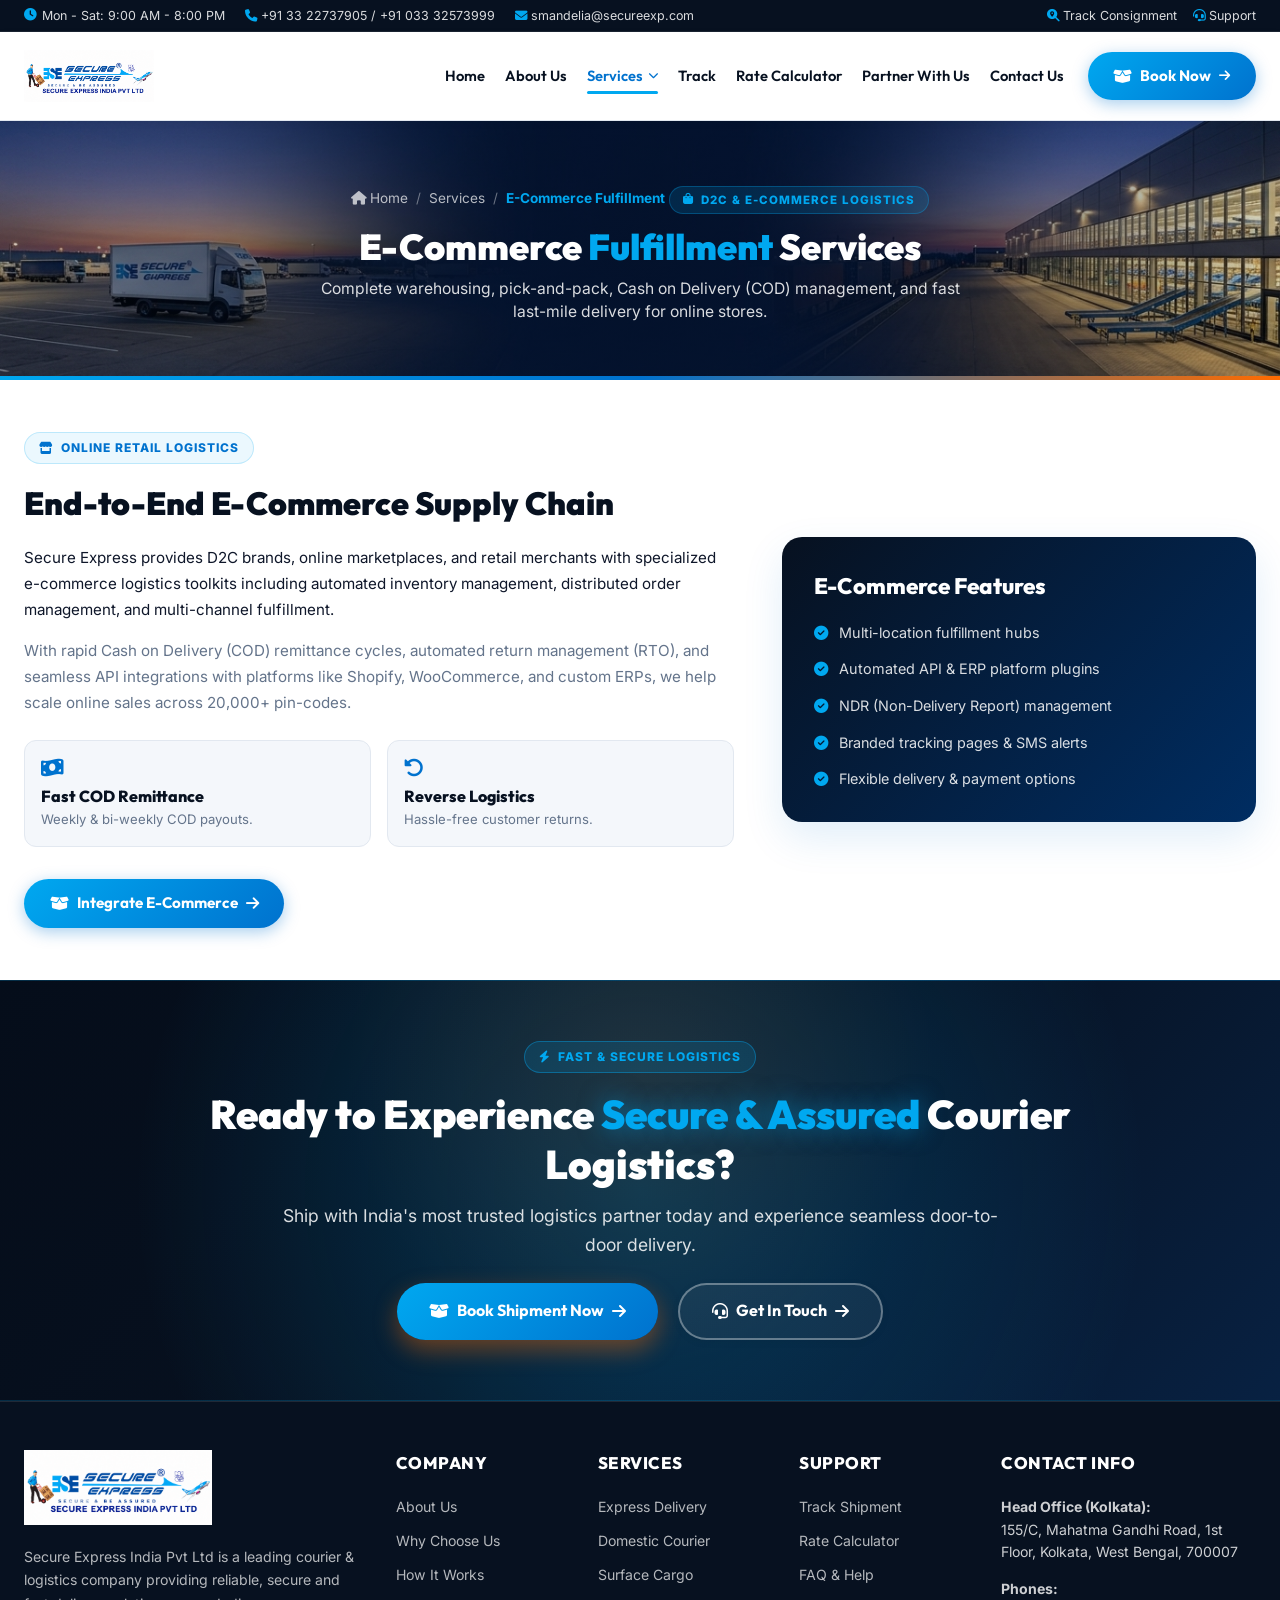
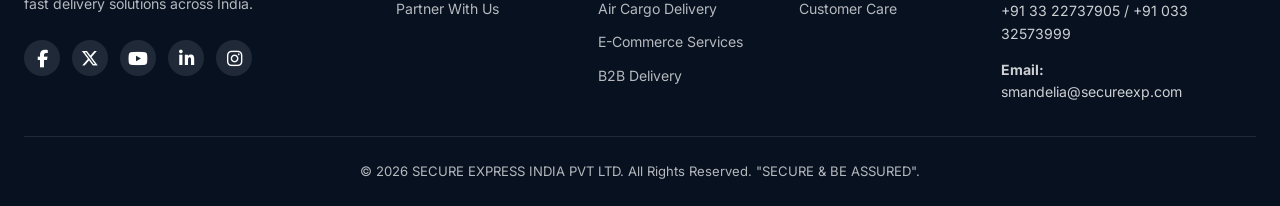
<file: ecommerce-delivery.html>
<!DOCTYPE html>
<html lang="en">
<head>
  <meta charset="UTF-8">
  <meta name="viewport" content="width=device-width, initial-scale=1.0">
  <title>E-Commerce Fulfillment Services | SECURE EXPRESS INDIA PVT LTD</title>
  <meta name="description" content="End-to-end E-Commerce Logistics, Warehousing, Cash on Delivery (COD), and Reverse Logistics services by Secure Express India Pvt Ltd.">
  <link rel="stylesheet" href="css/style.css">
  <link rel="stylesheet" href="css/animations.css">
  <link rel="stylesheet" href="https://cdnjs.cloudflare.com/ajax/libs/font-awesome/6.5.1/css/all.min.css">
  <link rel="preconnect" href="https://fonts.googleapis.com">
  <link rel="preconnect" href="https://fonts.gstatic.com" crossorigin>
  <link href="https://fonts.googleapis.com/css2?family=Plus+Jakarta+Sans:wght@400;500;600;700;800&family=Outfit:wght@600;700;800;900&display=swap" rel="stylesheet">
  <style>
    .page-banner {
      background: radial-gradient(circle at center, rgba(3, 15, 38, 0.72) 0%, rgba(3, 15, 38, 0.45) 55%, rgba(3, 15, 38, 0.15) 100%), url('images/services_breadcrumbs_bg.jpg') center center / cover no-repeat;
      color: #FFFFFF;
      padding: 4rem 0 3.5rem 0;
      text-align: center;
      position: relative;
      overflow: hidden;
    }
  </style>
</head>
<body>

  <!-- Top Bar -->
  <div class="top-bar">
    <div class="container">
      <div class="top-bar-flex">
        <div class="top-info">
          <span><i class="fas fa-clock"></i> Mon - Sat: 9:00 AM - 8:00 PM</span>
          <span><a href="tel:+913322737905" style="color:inherit; text-decoration:none;"><i class="fas fa-phone-alt fa-phone"></i> +91 33 22737905 / +91 033 32573999</a></span>
          <span><a href="mailto:smandelia@secureexp.com" style="color:inherit; text-decoration:none;"><i class="fas fa-envelope"></i> smandelia@secureexp.com</a></span>
        </div>
        <div class="top-links">
          <a href="index.html#track"><i class="fas fa-search-location"></i> Track Consignment</a>
          <a href="contact.html"><i class="fas fa-headset"></i> Support</a>
        </div>
      </div>
    </div>
  </div>

  <!-- Header Navbar -->
  <header class="navbar" id="mainHeader">
    <div class="container navbar-container">
      <a href="index.html" class="brand-logo">
        <img src="images/logo/logo.png" alt="SECURE EXPRESS INDIA PVT LTD" style="height:52px;">
      </a>

      <nav class="nav-menu" id="navMenu">
        <a href="index.html" class="nav-link">Home</a>
        <a href="about.html" class="nav-link">About Us</a>
        
        <div class="nav-item">
          <a href="services.html" class="nav-link active">Services <i class="fas fa-chevron-down" style="font-size: 0.65rem;"></i></a>
          <div class="dropdown-menu">
            <a href="express-delivery.html" class="dropdown-item">Express Delivery</a>
            <a href="domestic-delivery.html" class="dropdown-item">Domestic Courier</a>
            <a href="surface-delivery.html" class="dropdown-item">Surface Cargo</a>
            <a href="air-delivery.html" class="dropdown-item">Air Cargo Delivery</a>
            <a href="ecommerce-delivery.html" class="dropdown-item">E-Commerce Fulfillment</a>
            <a href="b2b-delivery.html" class="dropdown-item">B2B Delivery</a>
          </div>
        </div>

        <a href="index.html#track" class="nav-link">Track</a>
        <a href="index.html#calculator" class="nav-link">Rate Calculator</a>
        <a href="contact.html" class="nav-link">Partner With Us</a>
        <a href="contact.html" class="nav-link">Contact Us</a>
      </nav>

      <div style="display: flex; align-items: center; gap: 1rem;">
        <a href="contact.html" class="btn btn-accent"><i class="fas fa-box-open"></i> Book Now <i class="fas fa-arrow-right" style="font-size:0.8rem;"></i></a>
      </div>
    </div>
  </header>

  <!-- Page Banner -->
  <section class="page-banner">
    <div class="container">
      <div class="breadcrumb" style="justify-content: center; margin-bottom: 0.75rem; font-size: 0.85rem;">
        <a href="index.html" style="color: rgba(255,255,255,0.7);"><i class="fas fa-home"></i> Home</a>
        <span style="color: rgba(255,255,255,0.4);">/</span>
        <a href="services.html" style="color: rgba(255,255,255,0.7);">Services</a>
        <span style="color: rgba(255,255,255,0.4);">/</span>
        <span style="color: var(--primary-cyan); font-weight: 700;">E-Commerce Fulfillment</span>
      </div>

      <div class="sub-badge" style="background:rgba(0,168,240,0.15); color:var(--primary-cyan); border-color:rgba(0,168,240,0.3); margin-bottom:0.6rem; display:inline-flex; padding:0.25rem 0.85rem; font-size:0.72rem;"><i class="fas fa-shopping-bag"></i> D2C &amp; E-COMMERCE LOGISTICS</div>
      
      <h1 style="font-family:var(--font-heading); font-size:2.25rem; font-weight:900; color:#FFF; margin-bottom:0.5rem; line-height:1.25;">
        E-Commerce <span style="color:var(--primary-cyan);">Fulfillment</span> Services
      </h1>
      
      <p style="font-size:0.98rem; color:rgba(255,255,255,0.85); max-width:650px; margin:0 auto; line-height:1.5;">
        Complete warehousing, pick-and-pack, Cash on Delivery (COD) management, and fast last-mile delivery for online stores.
      </p>
    </div>
  </section>

  <!-- Main Service Content -->
  <section class="section" style="background:#FFFFFF;">
    <div class="container">
      <div style="display:grid; grid-template-columns:1.2fr 0.8fr; gap:3rem; align-items:center;">
        <div>
          <div class="sub-badge"><i class="fas fa-store"></i> ONLINE RETAIL LOGISTICS</div>
          <h2 style="font-family:var(--font-heading); font-size:2rem; font-weight:900; color:var(--navy-deep); margin-bottom:1rem;">
            End-to-End E-Commerce Supply Chain
          </h2>

          <p style="font-size:0.95rem; color:var(--text-main); line-height:1.7; margin-bottom:1rem;">
            Secure Express provides D2C brands, online marketplaces, and retail merchants with specialized e-commerce logistics toolkits including automated inventory management, distributed order management, and multi-channel fulfillment.
          </p>

          <p style="font-size:0.95rem; color:var(--text-muted); line-height:1.7; margin-bottom:1.5rem;">
            With rapid Cash on Delivery (COD) remittance cycles, automated return management (RTO), and seamless API integrations with platforms like Shopify, WooCommerce, and custom ERPs, we help scale online sales across 20,000+ pin-codes.
          </p>

          <div style="display:grid; grid-template-columns:1fr 1fr; gap:1rem; margin-bottom:2rem;">
            <div style="background:var(--bg-light); padding:1rem; border-radius:var(--radius); border:1px solid var(--border-light);">
              <i class="fas fa-money-bill-wave" style="font-size:1.25rem; color:var(--primary-blue); margin-bottom:0.35rem;"></i>
              <h4 style="font-family:var(--font-heading); font-size:1rem; font-weight:800; color:var(--navy-deep);">Fast COD Remittance</h4>
              <p style="font-size:0.82rem; color:var(--text-muted); margin:0;">Weekly &amp; bi-weekly COD payouts.</p>
            </div>
            <div style="background:var(--bg-light); padding:1rem; border-radius:var(--radius); border:1px solid var(--border-light);">
              <i class="fas fa-undo-alt" style="font-size:1.25rem; color:var(--primary-blue); margin-bottom:0.35rem;"></i>
              <h4 style="font-family:var(--font-heading); font-size:1rem; font-weight:800; color:var(--navy-deep);">Reverse Logistics</h4>
              <p style="font-size:0.82rem; color:var(--text-muted); margin:0;">Hassle-free customer returns.</p>
            </div>
          </div>

          <a href="contact.html" class="btn btn-accent"><i class="fas fa-box-open"></i> Integrate E-Commerce <i class="fas fa-arrow-right"></i></a>
        </div>

        <div>
          <div style="background:linear-gradient(135deg, var(--navy-deep) 0%, var(--primary-dark) 100%); color:#FFF; padding:2rem; border-radius:var(--radius-lg); box-shadow:var(--shadow-lg);">
            <h3 style="font-family:var(--font-heading); font-size:1.4rem; font-weight:800; color:#FFF; margin-bottom:1rem;">
              E-Commerce Features
            </h3>
            
            <ul style="display:flex; flex-direction:column; gap:0.85rem; font-size:0.9rem; color:rgba(255,255,255,0.85);">
              <li><i class="fas fa-check-circle" style="color:var(--primary-cyan); margin-right:0.4rem;"></i> Multi-location fulfillment hubs</li>
              <li><i class="fas fa-check-circle" style="color:var(--primary-cyan); margin-right:0.4rem;"></i> Automated API &amp; ERP platform plugins</li>
              <li><i class="fas fa-check-circle" style="color:var(--primary-cyan); margin-right:0.4rem;"></i> NDR (Non-Delivery Report) management</li>
              <li><i class="fas fa-check-circle" style="color:var(--primary-cyan); margin-right:0.4rem;"></i> Branded tracking pages &amp; SMS alerts</li>
              <li><i class="fas fa-check-circle" style="color:var(--primary-cyan); margin-right:0.4rem;"></i> Flexible delivery &amp; payment options</li>
            </ul>
          </div>
        </div>
      </div>
    </div>
  </section>

  <!-- CTA Banner -->
  <section class="cta-banner-full" id="cta-banner">
    <div class="container">
      <div class="cta-content-center">
        <div class="sub-badge" style="background:rgba(0,168,240,0.15); color:var(--primary-cyan); border-color:rgba(0,168,240,0.4); margin-bottom:1rem; display:inline-flex;"><i class="fas fa-bolt"></i> FAST &amp; SECURE LOGISTICS</div>
        
        <h2 style="font-family:var(--font-heading); font-size:2.5rem; font-weight:900; color:#FFF; line-height:1.25; margin-bottom:0.85rem;">
          Ready to Experience <span style="color:var(--primary-cyan); text-shadow:0 0 25px rgba(0,168,240,0.5);">Secure &amp; Assured</span> Courier Logistics?
        </h2>
        
        <p style="font-size:1.1rem; color:rgba(255,255,255,0.85); margin-bottom:1.5rem; max-width:720px; margin-left:auto; margin-right:auto;">
          Ship with India's most trusted logistics partner today and experience seamless door-to-door delivery.
        </p>

        <div style="display:flex; gap:1.25rem; justify-content:center; flex-wrap:wrap;">
          <a href="contact.html" class="btn btn-accent" style="box-shadow:0 10px 25px rgba(255,107,0,0.4); padding:0.85rem 2rem; font-size:1rem;"><i class="fas fa-box-open"></i> Book Shipment Now <i class="fas fa-arrow-right"></i></a>
          <a href="contact.html" class="btn btn-outline" style="color:#FFF; border-color:rgba(255,255,255,0.35); background:rgba(255,255,255,0.05); padding:0.85rem 2rem; font-size:1rem;"><i class="fas fa-headset"></i> Get In Touch <i class="fas fa-arrow-right"></i></a>
        </div>
      </div>
    </div>
  </section>

  <!-- 5-Column Footer -->
  <footer class="footer-5-col">
    <div class="container">
      <div class="footer-grid-5">
        <div>
          <img src="images/logo/logo.png" alt="SECURE EXPRESS Logo" class="footer-logo" style="margin-bottom:1.25rem; max-height:75px;">
          <p style="font-size:0.88rem; line-height:1.7; margin-bottom:1.5rem;">
            Secure Express India Pvt Ltd is a leading courier &amp; logistics company providing reliable, secure and fast delivery solutions across India.
          </p>
          <div class="footer-social-links">
            <a href="#" aria-label="Facebook"><i class="fab fa-facebook-f"></i></a>
            <a href="#" aria-label="X (Twitter)"><i class="fab fa-x-twitter"></i></a>
            <a href="#" aria-label="YouTube"><i class="fab fa-youtube"></i></a>
            <a href="#" aria-label="LinkedIn"><i class="fab fa-linkedin-in"></i></a>
            <a href="#" aria-label="Instagram"><i class="fab fa-instagram"></i></a>
          </div>
        </div>
        <div>
          <h4 class="footer-col-title">Company</h4>
          <ul class="footer-links-list">
            <li><a href="about.html">About Us</a></li>
            <li><a href="index.html#why-us">Why Choose Us</a></li>
            <li><a href="index.html#how-it-works">How It Works</a></li>
            <li><a href="contact.html">Partner With Us</a></li>
          </ul>
        </div>
        <div>
          <h4 class="footer-col-title">Services</h4>
          <ul class="footer-links-list">
            <li><a href="express-delivery.html">Express Delivery</a></li>
            <li><a href="domestic-delivery.html">Domestic Courier</a></li>
            <li><a href="surface-delivery.html">Surface Cargo</a></li>
            <li><a href="air-delivery.html">Air Cargo Delivery</a></li>
            <li><a href="ecommerce-delivery.html">E-Commerce Services</a></li>
            <li><a href="b2b-delivery.html">B2B Delivery</a></li>
          </ul>
        </div>
        <div>
          <h4 class="footer-col-title">Support</h4>
          <ul class="footer-links-list">
            <li><a href="index.html#track">Track Shipment</a></li>
            <li><a href="index.html#calculator">Rate Calculator</a></li>
            <li><a href="index.html#faq">FAQ &amp; Help</a></li>
            <li><a href="contact.html">Customer Care</a></li>
          </ul>
        </div>
        <div>
          <h4 class="footer-col-title">Contact Info</h4>
          <div style="display:flex; flex-direction:column; gap:0.85rem; font-size:0.88rem; color:rgba(255,255,255,0.8);">
            <div><strong>Head Office (Kolkata):</strong><br>155/C, Mahatma Gandhi Road, 1st Floor, Kolkata, West Bengal, 700007</div>
            <div><strong>Phones:</strong><br>+91 33 22737905 / +91 033 32573999</div>
            <div><strong>Email:</strong><br>smandelia@secureexp.com</div>
          </div>
        </div>
      </div>
      <div style="border-top:1px solid rgba(255,255,255,0.1); padding-top:1.5rem; text-align:center; font-size:0.82rem;">
        <p>&copy; 2026 SECURE EXPRESS INDIA PVT LTD. All Rights Reserved. "SECURE &amp; BE ASSURED".</p>
      </div>
    </div>
  </footer>

</body>
</html>
</file>
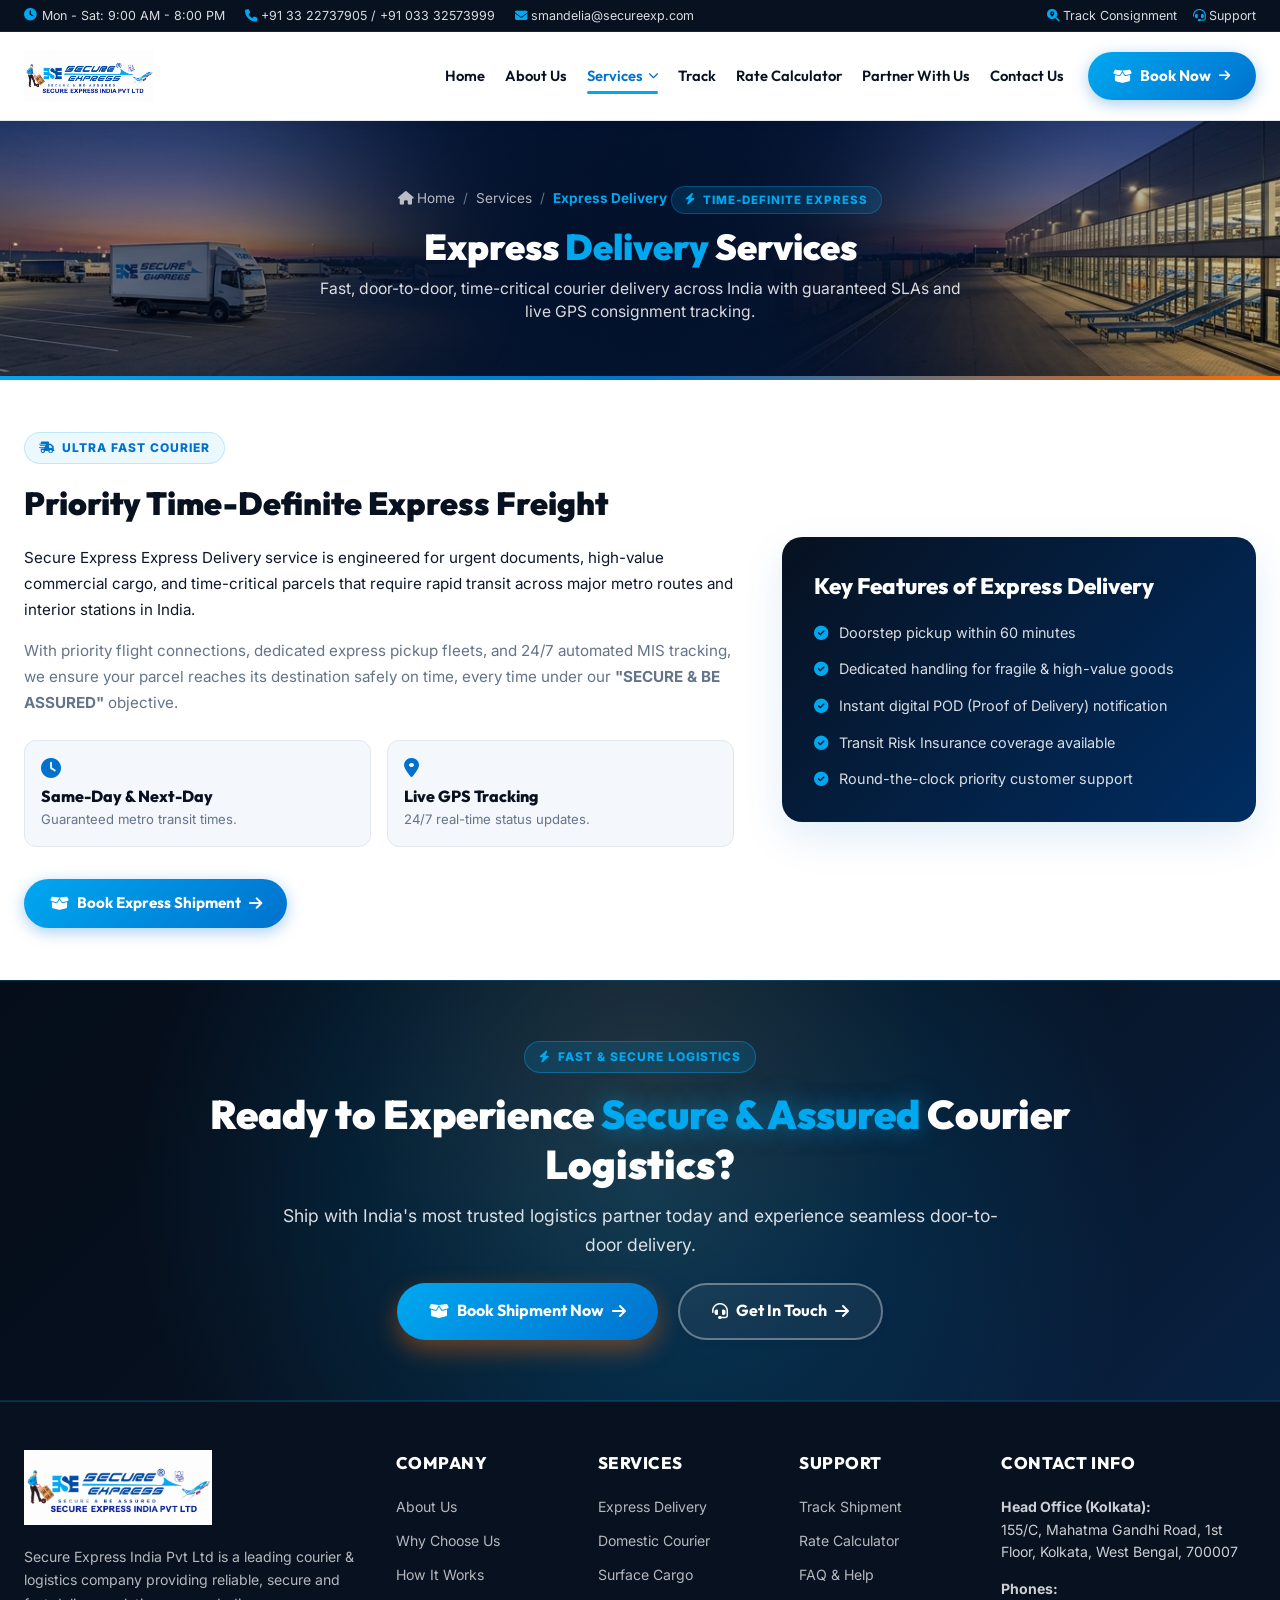
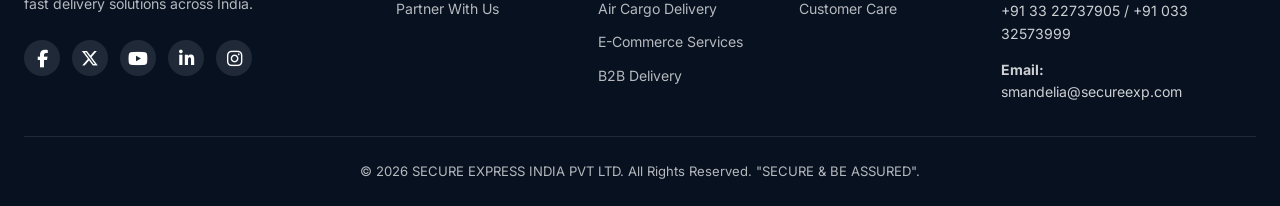
<file: express-delivery.html>
<!DOCTYPE html>
<html lang="en">
<head>
  <meta charset="UTF-8">
  <meta name="viewport" content="width=device-width, initial-scale=1.0">
  <title>Express Delivery Services | SECURE EXPRESS INDIA PVT LTD</title>
  <meta name="description" content="Fast, time-definite Express Delivery services across India by Secure Express India Pvt Ltd. Same-day & next-day courier with live GPS tracking.">
  <link rel="stylesheet" href="css/style.css">
  <link rel="stylesheet" href="css/animations.css">
  <link rel="stylesheet" href="https://cdnjs.cloudflare.com/ajax/libs/font-awesome/6.5.1/css/all.min.css">
  <link rel="preconnect" href="https://fonts.googleapis.com">
  <link rel="preconnect" href="https://fonts.gstatic.com" crossorigin>
  <link href="https://fonts.googleapis.com/css2?family=Plus+Jakarta+Sans:wght@400;500;600;700;800&family=Outfit:wght@600;700;800;900&display=swap" rel="stylesheet">
  <style>
    .page-banner {
      background: radial-gradient(circle at center, rgba(3, 15, 38, 0.72) 0%, rgba(3, 15, 38, 0.45) 55%, rgba(3, 15, 38, 0.15) 100%), url('images/services_breadcrumbs_bg.jpg') center center / cover no-repeat;
      color: #FFFFFF;
      padding: 4rem 0 3.5rem 0;
      text-align: center;
      position: relative;
      overflow: hidden;
    }
  </style>
</head>
<body>

  <!-- Top Bar -->
  <div class="top-bar">
    <div class="container">
      <div class="top-bar-flex">
        <div class="top-info">
          <span><i class="fas fa-clock"></i> Mon - Sat: 9:00 AM - 8:00 PM</span>
          <span><a href="tel:+913322737905" style="color:inherit; text-decoration:none;"><i class="fas fa-phone-alt fa-phone"></i> +91 33 22737905 / +91 033 32573999</a></span>
          <span><a href="mailto:smandelia@secureexp.com" style="color:inherit; text-decoration:none;"><i class="fas fa-envelope"></i> smandelia@secureexp.com</a></span>
        </div>
        <div class="top-links">
          <a href="index.html#track"><i class="fas fa-search-location"></i> Track Consignment</a>
          <a href="contact.html"><i class="fas fa-headset"></i> Support</a>
        </div>
      </div>
    </div>
  </div>

  <!-- Header Navbar -->
  <header class="navbar" id="mainHeader">
    <div class="container navbar-container">
      <a href="index.html" class="brand-logo">
        <img src="images/logo/logo.png" alt="SECURE EXPRESS INDIA PVT LTD" style="height:52px;">
      </a>

      <nav class="nav-menu" id="navMenu">
        <a href="index.html" class="nav-link">Home</a>
        <a href="about.html" class="nav-link">About Us</a>
        
        <div class="nav-item">
          <a href="services.html" class="nav-link active">Services <i class="fas fa-chevron-down" style="font-size: 0.65rem;"></i></a>
          <div class="dropdown-menu">
            <a href="express-delivery.html" class="dropdown-item">Express Delivery</a>
            <a href="domestic-delivery.html" class="dropdown-item">Domestic Courier</a>
            <a href="surface-delivery.html" class="dropdown-item">Surface Cargo</a>
            <a href="air-delivery.html" class="dropdown-item">Air Cargo Delivery</a>
            <a href="ecommerce-delivery.html" class="dropdown-item">E-Commerce Fulfillment</a>
            <a href="b2b-delivery.html" class="dropdown-item">B2B Delivery</a>
          </div>
        </div>

        <a href="index.html#track" class="nav-link">Track</a>
        <a href="index.html#calculator" class="nav-link">Rate Calculator</a>
        <a href="contact.html" class="nav-link">Partner With Us</a>
        <a href="contact.html" class="nav-link">Contact Us</a>
      </nav>

      <div style="display: flex; align-items: center; gap: 1rem;">
        <a href="contact.html" class="btn btn-accent"><i class="fas fa-box-open"></i> Book Now <i class="fas fa-arrow-right" style="font-size:0.8rem;"></i></a>
      </div>
    </div>
  </header>

  <!-- Page Banner -->
  <section class="page-banner">
    <div class="container">
      <div class="breadcrumb" style="justify-content: center; margin-bottom: 0.75rem; font-size: 0.85rem;">
        <a href="index.html" style="color: rgba(255,255,255,0.7);"><i class="fas fa-home"></i> Home</a>
        <span style="color: rgba(255,255,255,0.4);">/</span>
        <a href="services.html" style="color: rgba(255,255,255,0.7);">Services</a>
        <span style="color: rgba(255,255,255,0.4);">/</span>
        <span style="color: var(--primary-cyan); font-weight: 700;">Express Delivery</span>
      </div>

      <div class="sub-badge" style="background:rgba(0,168,240,0.15); color:var(--primary-cyan); border-color:rgba(0,168,240,0.3); margin-bottom:0.6rem; display:inline-flex; padding:0.25rem 0.85rem; font-size:0.72rem;"><i class="fas fa-bolt"></i> TIME-DEFINITE EXPRESS</div>
      
      <h1 style="font-family:var(--font-heading); font-size:2.25rem; font-weight:900; color:#FFF; margin-bottom:0.5rem; line-height:1.25;">
        Express <span style="color:var(--primary-cyan);">Delivery</span> Services
      </h1>
      
      <p style="font-size:0.98rem; color:rgba(255,255,255,0.85); max-width:650px; margin:0 auto; line-height:1.5;">
        Fast, door-to-door, time-critical courier delivery across India with guaranteed SLAs and live GPS consignment tracking.
      </p>
    </div>
  </section>

  <!-- Main Service Content -->
  <section class="section" style="background:#FFFFFF;">
    <div class="container">
      <div style="display:grid; grid-template-columns:1.2fr 0.8fr; gap:3rem; align-items:center;">
        <div>
          <div class="sub-badge"><i class="fas fa-shipping-fast"></i> ULTRA FAST COURIER</div>
          <h2 style="font-family:var(--font-heading); font-size:2rem; font-weight:900; color:var(--navy-deep); margin-bottom:1rem;">
            Priority Time-Definite Express Freight
          </h2>

          <p style="font-size:0.95rem; color:var(--text-main); line-height:1.7; margin-bottom:1rem;">
            Secure Express Express Delivery service is engineered for urgent documents, high-value commercial cargo, and time-critical parcels that require rapid transit across major metro routes and interior stations in India.
          </p>

          <p style="font-size:0.95rem; color:var(--text-muted); line-height:1.7; margin-bottom:1.5rem;">
            With priority flight connections, dedicated express pickup fleets, and 24/7 automated MIS tracking, we ensure your parcel reaches its destination safely on time, every time under our <strong>"SECURE &amp; BE ASSURED"</strong> objective.
          </p>

          <div style="display:grid; grid-template-columns:1fr 1fr; gap:1rem; margin-bottom:2rem;">
            <div style="background:var(--bg-light); padding:1rem; border-radius:var(--radius); border:1px solid var(--border-light);">
              <i class="fas fa-clock" style="font-size:1.25rem; color:var(--primary-blue); margin-bottom:0.35rem;"></i>
              <h4 style="font-family:var(--font-heading); font-size:1rem; font-weight:800; color:var(--navy-deep);">Same-Day &amp; Next-Day</h4>
              <p style="font-size:0.82rem; color:var(--text-muted); margin:0;">Guaranteed metro transit times.</p>
            </div>
            <div style="background:var(--bg-light); padding:1rem; border-radius:var(--radius); border:1px solid var(--border-light);">
              <i class="fas fa-map-marker-alt" style="font-size:1.25rem; color:var(--primary-blue); margin-bottom:0.35rem;"></i>
              <h4 style="font-family:var(--font-heading); font-size:1rem; font-weight:800; color:var(--navy-deep);">Live GPS Tracking</h4>
              <p style="font-size:0.82rem; color:var(--text-muted); margin:0;">24/7 real-time status updates.</p>
            </div>
          </div>

          <a href="contact.html" class="btn btn-accent"><i class="fas fa-box-open"></i> Book Express Shipment <i class="fas fa-arrow-right"></i></a>
        </div>

        <div>
          <div style="background:linear-gradient(135deg, var(--navy-deep) 0%, var(--primary-dark) 100%); color:#FFF; padding:2rem; border-radius:var(--radius-lg); box-shadow:var(--shadow-lg);">
            <h3 style="font-family:var(--font-heading); font-size:1.4rem; font-weight:800; color:#FFF; margin-bottom:1rem;">
              Key Features of Express Delivery
            </h3>
            
            <ul style="display:flex; flex-direction:column; gap:0.85rem; font-size:0.9rem; color:rgba(255,255,255,0.85);">
              <li><i class="fas fa-check-circle" style="color:var(--primary-cyan); margin-right:0.4rem;"></i> Doorstep pickup within 60 minutes</li>
              <li><i class="fas fa-check-circle" style="color:var(--primary-cyan); margin-right:0.4rem;"></i> Dedicated handling for fragile &amp; high-value goods</li>
              <li><i class="fas fa-check-circle" style="color:var(--primary-cyan); margin-right:0.4rem;"></i> Instant digital POD (Proof of Delivery) notification</li>
              <li><i class="fas fa-check-circle" style="color:var(--primary-cyan); margin-right:0.4rem;"></i> Transit Risk Insurance coverage available</li>
              <li><i class="fas fa-check-circle" style="color:var(--primary-cyan); margin-right:0.4rem;"></i> Round-the-clock priority customer support</li>
            </ul>
          </div>
        </div>
      </div>
    </div>
  </section>

  <!-- CTA Banner -->
  <section class="cta-banner-full" id="cta-banner">
    <div class="container">
      <div class="cta-content-center">
        <div class="sub-badge" style="background:rgba(0,168,240,0.15); color:var(--primary-cyan); border-color:rgba(0,168,240,0.4); margin-bottom:1rem; display:inline-flex;"><i class="fas fa-bolt"></i> FAST &amp; SECURE LOGISTICS</div>
        
        <h2 style="font-family:var(--font-heading); font-size:2.5rem; font-weight:900; color:#FFF; line-height:1.25; margin-bottom:0.85rem;">
          Ready to Experience <span style="color:var(--primary-cyan); text-shadow:0 0 25px rgba(0,168,240,0.5);">Secure &amp; Assured</span> Courier Logistics?
        </h2>
        
        <p style="font-size:1.1rem; color:rgba(255,255,255,0.85); margin-bottom:1.5rem; max-width:720px; margin-left:auto; margin-right:auto;">
          Ship with India's most trusted logistics partner today and experience seamless door-to-door delivery.
        </p>

        <div style="display:flex; gap:1.25rem; justify-content:center; flex-wrap:wrap;">
          <a href="contact.html" class="btn btn-accent" style="box-shadow:0 10px 25px rgba(255,107,0,0.4); padding:0.85rem 2rem; font-size:1rem;"><i class="fas fa-box-open"></i> Book Shipment Now <i class="fas fa-arrow-right"></i></a>
          <a href="contact.html" class="btn btn-outline" style="color:#FFF; border-color:rgba(255,255,255,0.35); background:rgba(255,255,255,0.05); padding:0.85rem 2rem; font-size:1rem;"><i class="fas fa-headset"></i> Get In Touch <i class="fas fa-arrow-right"></i></a>
        </div>
      </div>
    </div>
  </section>

  <!-- 5-Column Footer -->
  <footer class="footer-5-col">
    <div class="container">
      <div class="footer-grid-5">
        <div>
          <img src="images/logo/logo.png" alt="SECURE EXPRESS Logo" class="footer-logo" style="margin-bottom:1.25rem; max-height:75px;">
          <p style="font-size:0.88rem; line-height:1.7; margin-bottom:1.5rem;">
            Secure Express India Pvt Ltd is a leading courier &amp; logistics company providing reliable, secure and fast delivery solutions across India.
          </p>
          <div class="footer-social-links">
            <a href="#" aria-label="Facebook"><i class="fab fa-facebook-f"></i></a>
            <a href="#" aria-label="X (Twitter)"><i class="fab fa-x-twitter"></i></a>
            <a href="#" aria-label="YouTube"><i class="fab fa-youtube"></i></a>
            <a href="#" aria-label="LinkedIn"><i class="fab fa-linkedin-in"></i></a>
            <a href="#" aria-label="Instagram"><i class="fab fa-instagram"></i></a>
          </div>
        </div>
        <div>
          <h4 class="footer-col-title">Company</h4>
          <ul class="footer-links-list">
            <li><a href="about.html">About Us</a></li>
            <li><a href="index.html#why-us">Why Choose Us</a></li>
            <li><a href="index.html#how-it-works">How It Works</a></li>
            <li><a href="contact.html">Partner With Us</a></li>
          </ul>
        </div>
        <div>
          <h4 class="footer-col-title">Services</h4>
          <ul class="footer-links-list">
            <li><a href="express-delivery.html">Express Delivery</a></li>
            <li><a href="domestic-delivery.html">Domestic Courier</a></li>
            <li><a href="surface-delivery.html">Surface Cargo</a></li>
            <li><a href="air-delivery.html">Air Cargo Delivery</a></li>
            <li><a href="ecommerce-delivery.html">E-Commerce Services</a></li>
            <li><a href="b2b-delivery.html">B2B Delivery</a></li>
          </ul>
        </div>
        <div>
          <h4 class="footer-col-title">Support</h4>
          <ul class="footer-links-list">
            <li><a href="index.html#track">Track Shipment</a></li>
            <li><a href="index.html#calculator">Rate Calculator</a></li>
            <li><a href="index.html#faq">FAQ &amp; Help</a></li>
            <li><a href="contact.html">Customer Care</a></li>
          </ul>
        </div>
        <div>
          <h4 class="footer-col-title">Contact Info</h4>
          <div style="display:flex; flex-direction:column; gap:0.85rem; font-size:0.88rem; color:rgba(255,255,255,0.8);">
            <div><strong>Head Office (Kolkata):</strong><br>155/C, Mahatma Gandhi Road, 1st Floor, Kolkata, West Bengal, 700007</div>
            <div><strong>Phones:</strong><br>+91 33 22737905 / +91 033 32573999</div>
            <div><strong>Email:</strong><br>smandelia@secureexp.com</div>
          </div>
        </div>
      </div>
      <div style="border-top:1px solid rgba(255,255,255,0.1); padding-top:1.5rem; text-align:center; font-size:0.82rem;">
        <p>&copy; 2026 SECURE EXPRESS INDIA PVT LTD. All Rights Reserved. "SECURE &amp; BE ASSURED".</p>
      </div>
    </div>
  </footer>

</body>
</html>
</file>
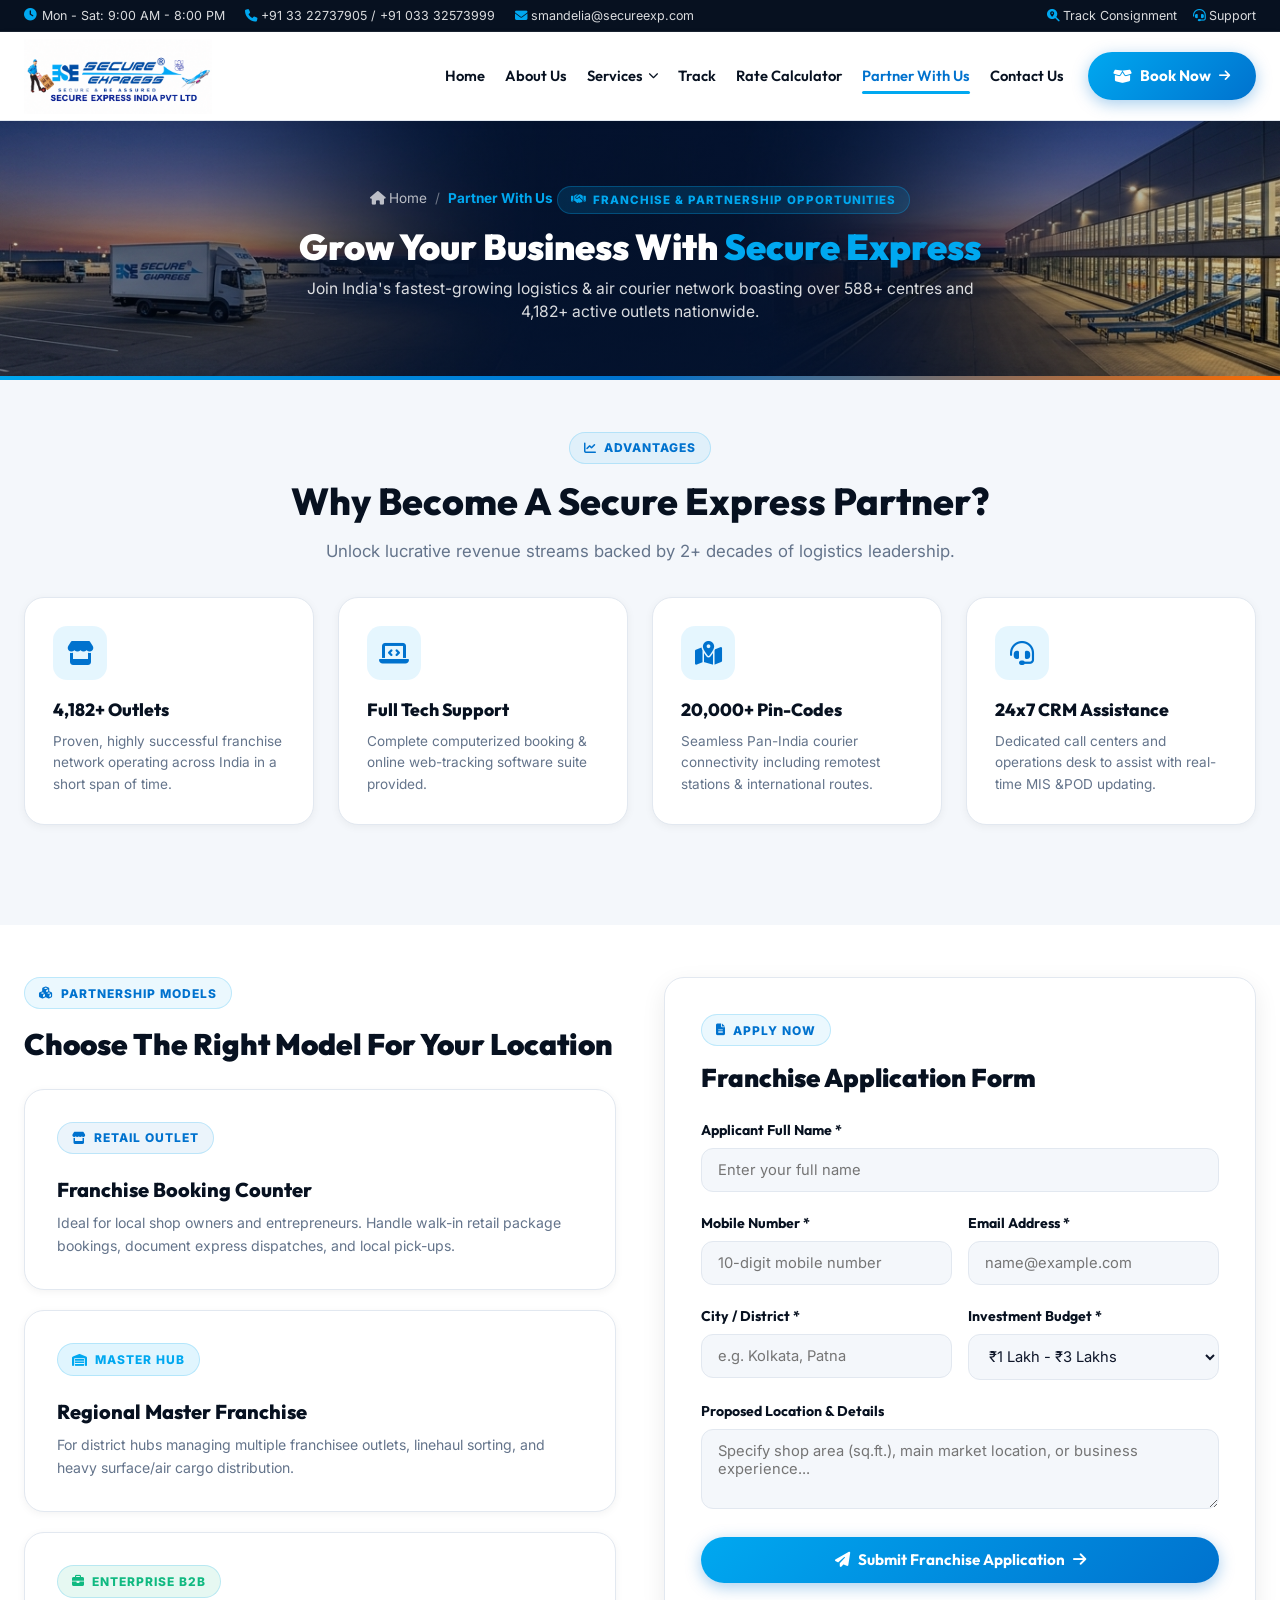
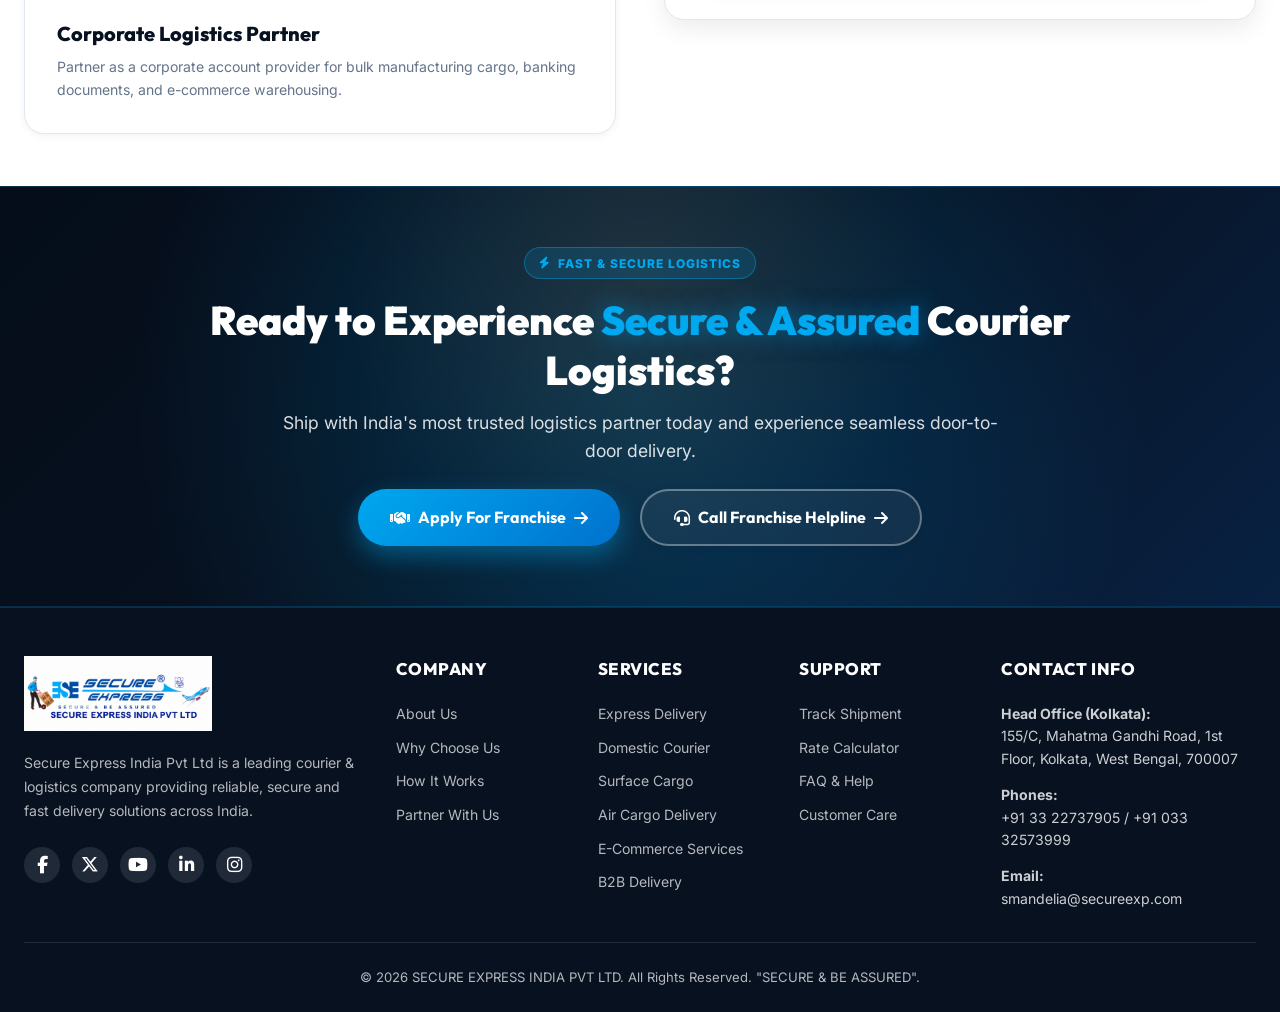
<file: partner.html>
<!DOCTYPE html>
<html lang="en">
<head>
  <meta charset="UTF-8">
  <meta name="viewport" content="width=device-width, initial-scale=1.0">
  <title>Partner With Us | SECURE EXPRESS INDIA PVT LTD - Franchise Opportunities</title>
  <meta name="description" content="Partner with Secure Express India Pvt Ltd. Open a courier & logistics franchise outlet. Join 4,182+ outlets across 20,000+ pin-codes in India.">
  <link rel="stylesheet" href="css/style.css">
  <link rel="stylesheet" href="css/animations.css">
  <link rel="stylesheet" href="https://cdnjs.cloudflare.com/ajax/libs/font-awesome/6.5.1/css/all.min.css">
  <link rel="preconnect" href="https://fonts.googleapis.com">
  <link rel="preconnect" href="https://fonts.gstatic.com" crossorigin>
  <link href="https://fonts.googleapis.com/css2?family=Plus+Jakarta+Sans:wght@400;500;600;700;800&family=Outfit:wght@600;700;800;900&display=swap" rel="stylesheet">
  <style>
    .page-banner {
      background: radial-gradient(circle at center, rgba(3, 15, 38, 0.72) 0%, rgba(3, 15, 38, 0.45) 55%, rgba(3, 15, 38, 0.15) 100%), url('images/services_breadcrumbs_bg.jpg') center center / cover no-repeat;
      color: #FFFFFF;
      padding: 4rem 0 3.5rem 0;
      text-align: center;
      position: relative;
      overflow: hidden;
    }
    .partner-advantage-card {
      background: #FFFFFF;
      border: 1px solid var(--border-light);
      border-radius: var(--radius-lg);
      padding: 1.75rem;
      box-shadow: var(--shadow-sm);
      transition: var(--transition);
    }
    .partner-advantage-card:hover {
      transform: translateY(-5px);
      box-shadow: var(--shadow-md);
      border-color: var(--primary-cyan);
    }
    .partner-icon {
      width: 54px;
      height: 54px;
      border-radius: 14px;
      background: rgba(0, 168, 240, 0.1);
      color: var(--primary-blue);
      display: flex;
      align-items: center;
      justify-content: center;
      font-size: 1.5rem;
      margin-bottom: 1rem;
    }
    .partner-advantage-card:hover .partner-icon {
      background: var(--primary-blue);
      color: #FFFFFF;
    }
    .model-card {
      background: #FFFFFF;
      border: 1px solid var(--border-light);
      border-radius: var(--radius-lg);
      padding: 2rem;
      box-shadow: var(--shadow-sm);
      transition: var(--transition);
      display: flex;
      flex-direction: column;
      justify-content: space-between;
    }
    .model-card:hover {
      border-color: var(--primary-blue);
      box-shadow: var(--shadow-lg);
    }
    .partner-form-box {
      background: #FFFFFF;
      border: 1px solid var(--border-light);
      border-radius: var(--radius-lg);
      padding: 2.25rem;
      box-shadow: var(--shadow-md);
    }
    .form-group {
      margin-bottom: 1.25rem;
    }
    .form-group label {
      display: block;
      font-family: var(--font-heading);
      font-weight: 700;
      font-size: 0.88rem;
      color: var(--navy-deep);
      margin-bottom: 0.4rem;
    }
    .form-control {
      width: 100%;
      padding: 0.75rem 1rem;
      border: 1px solid var(--border-light);
      border-radius: var(--radius);
      font-family: var(--font-body);
      font-size: 0.92rem;
      color: var(--text-main);
      background: var(--bg-light);
      transition: var(--transition);
    }
    .form-control:focus {
      outline: none;
      border-color: var(--primary-blue);
      background: #FFFFFF;
      box-shadow: 0 0 0 3px rgba(0, 114, 206, 0.12);
    }
  </style>
</head>
<body>

  <!-- Top Bar -->
  <div class="top-bar">
    <div class="container">
      <div class="top-bar-flex">
        <div class="top-info">
          <span><i class="fas fa-clock"></i> Mon - Sat: 9:00 AM - 8:00 PM</span>
          <span><a href="tel:+913322737905" style="color:inherit; text-decoration:none;"><i class="fas fa-phone-alt fa-phone"></i> +91 33 22737905 / +91 033 32573999</a></span>
          <span><a href="mailto:smandelia@secureexp.com" style="color:inherit; text-decoration:none;"><i class="fas fa-envelope"></i> smandelia@secureexp.com</a></span>
        </div>
        <div class="top-links">
          <a href="tracking.html"><i class="fas fa-search-location"></i> Track Consignment</a>
          <a href="contact.html"><i class="fas fa-headset"></i> Support</a>
        </div>
      </div>
    </div>
  </div>

  <!-- Header Navbar -->
  <header class="navbar" id="mainHeader">
    <div class="container navbar-container">
      <a href="index.html" class="brand-logo">
        <img src="images/logo/logo.png" alt="SECURE EXPRESS INDIA PVT LTD" style="height:75px;">
      </a>

      <nav class="nav-menu" id="navMenu">
        <a href="index.html" class="nav-link">Home</a>
        <a href="about.html" class="nav-link">About Us</a>
        
        <div class="nav-item">
          <a href="services.html" class="nav-link">Services <i class="fas fa-chevron-down" style="font-size: 0.65rem;"></i></a>
          <div class="dropdown-menu">
            <a href="express-delivery.html" class="dropdown-item">Express Delivery</a>
            <a href="domestic-delivery.html" class="dropdown-item">Domestic Courier</a>
            <a href="surface-delivery.html" class="dropdown-item">Surface Cargo</a>
            <a href="air-delivery.html" class="dropdown-item">Air Cargo Delivery</a>
            <a href="ecommerce-delivery.html" class="dropdown-item">E-Commerce Fulfillment</a>
            <a href="b2b-delivery.html" class="dropdown-item">B2B Delivery</a>
          </div>
        </div>

        <a href="tracking.html" class="nav-link">Track</a>
        <a href="rate-calculator.html" class="nav-link">Rate Calculator</a>
        <a href="partner.html" class="nav-link active">Partner With Us</a>
        <a href="contact.html" class="nav-link">Contact Us</a>
      </nav>

      <div style="display: flex; align-items: center; gap: 1rem;">
        <a href="contact.html" class="btn btn-accent"><i class="fas fa-box-open"></i> Book Now <i class="fas fa-arrow-right" style="font-size:0.8rem;"></i></a>
      </div>
    </div>
  </header>

  <!-- Page Banner -->
  <section class="page-banner">
    <div class="container">
      <div class="breadcrumb" style="justify-content: center; margin-bottom: 0.75rem; font-size: 0.85rem;">
        <a href="index.html" style="color: rgba(255,255,255,0.7);"><i class="fas fa-home"></i> Home</a>
        <span style="color: rgba(255,255,255,0.4);">/</span>
        <span style="color: var(--primary-cyan); font-weight: 700;">Partner With Us</span>
      </div>

      <div class="sub-badge" style="background:rgba(0,168,240,0.15); color:var(--primary-cyan); border-color:rgba(0,168,240,0.3); margin-bottom:0.6rem; display:inline-flex; padding:0.25rem 0.85rem; font-size:0.72rem;"><i class="fas fa-handshake"></i> FRANCHISE &amp; PARTNERSHIP OPPORTUNITIES</div>
      
      <h1 style="font-family:var(--font-heading); font-size:2.25rem; font-weight:900; color:#FFF; margin-bottom:0.5rem; line-height:1.25;">
        Grow Your Business With <span style="color:var(--primary-cyan);">Secure Express</span>
      </h1>
      
      <p style="font-size:0.98rem; color:rgba(255,255,255,0.85); max-width:680px; margin:0 auto; line-height:1.5;">
        Join India's fastest-growing logistics &amp; air courier network boasting over 588+ centres and 4,182+ active outlets nationwide.
      </p>
    </div>
  </section>

  <!-- Why Partner Section -->
  <section class="section" style="background:var(--bg-light);">
    <div class="container">
      <div class="section-header">
        <div class="sub-badge"><i class="fas fa-chart-line"></i> ADVANTAGES</div>
        <h2 class="section-title">Why Become A Secure Express Partner?</h2>
        <p class="section-subtitle">Unlock lucrative revenue streams backed by 2+ decades of logistics leadership.</p>
      </div>

      <div style="display:grid; grid-template-columns:repeat(4, 1fr); gap:1.5rem; margin-bottom:3rem;">
        
        <div class="partner-advantage-card">
          <div class="partner-icon"><i class="fas fa-store"></i></div>
          <h4 style="font-family:var(--font-heading); font-size:1.1rem; font-weight:800; color:var(--navy-deep); margin-bottom:0.4rem;">4,182+ Outlets</h4>
          <p style="font-size:0.85rem; color:var(--text-muted); line-height:1.6; margin:0;">
            Proven, highly successful franchise network operating across India in a short span of time.
          </p>
        </div>

        <div class="partner-advantage-card">
          <div class="partner-icon"><i class="fas fa-laptop-code"></i></div>
          <h4 style="font-family:var(--font-heading); font-size:1.1rem; font-weight:800; color:var(--navy-deep); margin-bottom:0.4rem;">Full Tech Support</h4>
          <p style="font-size:0.85rem; color:var(--text-muted); line-height:1.6; margin:0;">
            Complete computerized booking &amp; online web-tracking software suite provided.
          </p>
        </div>

        <div class="partner-advantage-card">
          <div class="partner-icon"><i class="fas fa-map-marked-alt"></i></div>
          <h4 style="font-family:var(--font-heading); font-size:1.1rem; font-weight:800; color:var(--navy-deep); margin-bottom:0.4rem;">20,000+ Pin-Codes</h4>
          <p style="font-size:0.85rem; color:var(--text-muted); line-height:1.6; margin:0;">
            Seamless Pan-India courier connectivity including remotest stations &amp; international routes.
          </p>
        </div>

        <div class="partner-advantage-card">
          <div class="partner-icon"><i class="fas fa-headset"></i></div>
          <h4 style="font-family:var(--font-heading); font-size:1.1rem; font-weight:800; color:var(--navy-deep); margin-bottom:0.4rem;">24x7 CRM Assistance</h4>
          <p style="font-size:0.85rem; color:var(--text-muted); line-height:1.6; margin:0;">
            Dedicated call centers and operations desk to assist with real-time MIS &amp;POD updating.
          </p>
        </div>

      </div>
    </div>
  </section>

  <!-- Franchise Models & Form Section -->
  <section class="section" style="background:#FFFFFF;">
    <div class="container">
      <div style="display:grid; grid-template-columns:1fr 1fr; gap:3rem; align-items:flex-start;">
        
        <!-- Left: Franchise Models -->
        <div>
          <div class="sub-badge" style="margin-bottom:0.75rem;"><i class="fas fa-cubes"></i> PARTNERSHIP MODELS</div>
          <h2 style="font-family:var(--font-heading); font-size:1.85rem; font-weight:900; color:var(--navy-deep); margin-bottom:1.25rem;">
            Choose The Right Model For Your Location
          </h2>

          <div style="display:flex; flex-direction:column; gap:1.25rem;">
            
            <div class="model-card">
              <div>
                <span class="sub-badge" style="background:rgba(0,114,206,0.08); color:var(--primary-blue); font-size:0.75rem;"><i class="fas fa-store"></i> RETAIL OUTLET</span>
                <h3 style="font-family:var(--font-heading); font-size:1.25rem; font-weight:800; color:var(--navy-deep); margin:0.4rem 0;">Franchise Booking Counter</h3>
                <p style="font-size:0.88rem; color:var(--text-muted); line-height:1.6; margin:0;">
                  Ideal for local shop owners and entrepreneurs. Handle walk-in retail package bookings, document express dispatches, and local pick-ups.
                </p>
              </div>
            </div>

            <div class="model-card">
              <div>
                <span class="sub-badge" style="background:rgba(0,168,240,0.12); color:var(--primary-cyan); font-size:0.75rem;"><i class="fas fa-warehouse"></i> MASTER HUB</span>
                <h3 style="font-family:var(--font-heading); font-size:1.25rem; font-weight:800; color:var(--navy-deep); margin:0.4rem 0;">Regional Master Franchise</h3>
                <p style="font-size:0.88rem; color:var(--text-muted); line-height:1.6; margin:0;">
                  For district hubs managing multiple franchisee outlets, linehaul sorting, and heavy surface/air cargo distribution.
                </p>
              </div>
            </div>

            <div class="model-card">
              <div>
                <span class="sub-badge" style="background:rgba(16,185,129,0.1); color:#10B981; font-size:0.75rem;"><i class="fas fa-briefcase"></i> ENTERPRISE B2B</span>
                <h3 style="font-family:var(--font-heading); font-size:1.25rem; font-weight:800; color:var(--navy-deep); margin:0.4rem 0;">Corporate Logistics Partner</h3>
                <p style="font-size:0.88rem; color:var(--text-muted); line-height:1.6; margin:0;">
                  Partner as a corporate account provider for bulk manufacturing cargo, banking documents, and e-commerce warehousing.
                </p>
              </div>
            </div>

          </div>
        </div>

        <!-- Right: Partner Application Form -->
        <div class="partner-form-box">
          <div class="sub-badge" style="margin-bottom:0.75rem;"><i class="fas fa-file-alt"></i> APPLY NOW</div>
          <h3 style="font-family:var(--font-heading); font-size:1.6rem; font-weight:900; color:var(--navy-deep); margin-bottom:1.25rem;">
            Franchise Application Form
          </h3>

          <form id="partnerForm" onsubmit="handlePartnerSubmit(event)">
            <div class="form-group">
              <label for="pName">Applicant Full Name *</label>
              <input type="text" id="pName" class="form-control" placeholder="Enter your full name" required>
            </div>

            <div style="display:grid; grid-template-columns:1fr 1fr; gap:1rem;">
              <div class="form-group">
                <label for="pPhone">Mobile Number *</label>
                <input type="tel" id="pPhone" class="form-control" placeholder="10-digit mobile number" required>
              </div>
              <div class="form-group">
                <label for="pEmail">Email Address *</label>
                <input type="email" id="pEmail" class="form-control" placeholder="name@example.com" required>
              </div>
            </div>

            <div style="display:grid; grid-template-columns:1fr 1fr; gap:1rem;">
              <div class="form-group">
                <label for="pCity">City / District *</label>
                <input type="text" id="pCity" class="form-control" placeholder="e.g. Kolkata, Patna" required>
              </div>
              <div class="form-group">
                <label for="pBudget">Investment Budget *</label>
                <select id="pBudget" class="form-control" required>
                  <option value="₹1 Lakh - ₹3 Lakhs">₹1 Lakh - ₹3 Lakhs</option>
                  <option value="₹3 Lakhs - ₹5 Lakhs">₹3 Lakhs - ₹5 Lakhs</option>
                  <option value="₹5 Lakhs - ₹10 Lakhs">₹5 Lakhs - ₹10 Lakhs</option>
                  <option value="Above ₹10 Lakhs">Above ₹10 Lakhs</option>
                </select>
              </div>
            </div>

            <div class="form-group">
              <label for="pMessage">Proposed Location &amp; Details</label>
              <textarea id="pMessage" class="form-control" rows="3" placeholder="Specify shop area (sq.ft.), main market location, or business experience..."></textarea>
            </div>

            <button type="submit" class="btn btn-accent" style="width:100%; justify-content:center; padding:0.85rem;"><i class="fas fa-paper-plane"></i> Submit Franchise Application <i class="fas fa-arrow-right"></i></button>
          </form>

          <div id="partnerSuccessMsg" style="display:none; margin-top:1.25rem; background:rgba(16,185,129,0.1); border:1px solid #10B981; color:#065F46; padding:1rem; border-radius:var(--radius); font-size:0.9rem; text-align:center;">
            <i class="fas fa-check-circle" style="font-size:1.2rem; margin-right:0.35rem;"></i> Application Submitted! Our Franchise Desk will reach out to you within 24 hours.
          </div>
        </div>

      </div>
    </div>
  </section>

  <!-- CTA Banner -->
  <section class="cta-banner-full" id="cta-banner">
    <div class="container">
      <div class="cta-content-center">
        <div class="sub-badge" style="background:rgba(0,168,240,0.15); color:var(--primary-cyan); border-color:rgba(0,168,240,0.4); margin-bottom:1rem; display:inline-flex;"><i class="fas fa-bolt"></i> FAST &amp; SECURE LOGISTICS</div>
        
        <h2 style="font-family:var(--font-heading); font-size:2.5rem; font-weight:900; color:#FFF; line-height:1.25; margin-bottom:0.85rem;">
          Ready to Experience <span style="color:var(--primary-cyan); text-shadow:0 0 25px rgba(0,168,240,0.5);">Secure &amp; Assured</span> Courier Logistics?
        </h2>
        
        <p style="font-size:1.1rem; color:rgba(255,255,255,0.85); margin-bottom:1.5rem; max-width:720px; margin-left:auto; margin-right:auto;">
          Ship with India's most trusted logistics partner today and experience seamless door-to-door delivery.
        </p>

        <div style="display:flex; gap:1.25rem; justify-content:center; flex-wrap:wrap;">
          <a href="partner.html" class="btn btn-accent" style="box-shadow:0 10px 25px rgba(0,168,240,0.4); padding:0.85rem 2rem; font-size:1rem;"><i class="fas fa-handshake"></i> Apply For Franchise <i class="fas fa-arrow-right"></i></a>
          <a href="tel:+913322737905" class="btn btn-outline" style="color:#FFF; border-color:rgba(255,255,255,0.35); background:rgba(255,255,255,0.05); padding:0.85rem 2rem; font-size:1rem;"><i class="fas fa-headset"></i> Call Franchise Helpline <i class="fas fa-arrow-right"></i></a>
        </div>
      </div>
    </div>
  </section>

  <!-- 5-Column Footer -->
  <footer class="footer-5-col">
    <div class="container">
      <div class="footer-grid-5">
        <div>
          <img src="images/logo/logo.png" alt="SECURE EXPRESS Logo" class="footer-logo" style="margin-bottom:1.25rem; max-height:75px;">
          <p style="font-size:0.88rem; line-height:1.7; margin-bottom:1.5rem;">
            Secure Express India Pvt Ltd is a leading courier &amp; logistics company providing reliable, secure and fast delivery solutions across India.
          </p>
          <div class="footer-social-links">
            <a href="#" aria-label="Facebook"><i class="fab fa-facebook-f"></i></a>
            <a href="#" aria-label="X (Twitter)"><i class="fab fa-x-twitter"></i></a>
            <a href="#" aria-label="YouTube"><i class="fab fa-youtube"></i></a>
            <a href="#" aria-label="LinkedIn"><i class="fab fa-linkedin-in"></i></a>
            <a href="#" aria-label="Instagram"><i class="fab fa-instagram"></i></a>
          </div>
        </div>
        <div>
          <h4 class="footer-col-title">Company</h4>
          <ul class="footer-links-list">
            <li><a href="about.html">About Us</a></li>
            <li><a href="index.html#why-us">Why Choose Us</a></li>
            <li><a href="index.html#how-it-works">How It Works</a></li>
            <li><a href="partner.html">Partner With Us</a></li>
          </ul>
        </div>
        <div>
          <h4 class="footer-col-title">Services</h4>
          <ul class="footer-links-list">
            <li><a href="express-delivery.html">Express Delivery</a></li>
            <li><a href="domestic-delivery.html">Domestic Courier</a></li>
            <li><a href="surface-delivery.html">Surface Cargo</a></li>
            <li><a href="air-delivery.html">Air Cargo Delivery</a></li>
            <li><a href="ecommerce-delivery.html">E-Commerce Services</a></li>
            <li><a href="b2b-delivery.html">B2B Delivery</a></li>
          </ul>
        </div>
        <div>
          <h4 class="footer-col-title">Support</h4>
          <ul class="footer-links-list">
            <li><a href="index.html#track">Track Shipment</a></li>
            <li><a href="index.html#calculator">Rate Calculator</a></li>
            <li><a href="index.html#faq">FAQ &amp; Help</a></li>
            <li><a href="contact.html">Customer Care</a></li>
          </ul>
        </div>
        <div>
          <h4 class="footer-col-title">Contact Info</h4>
          <div style="display:flex; flex-direction:column; gap:0.85rem; font-size:0.88rem; color:rgba(255,255,255,0.8);">
            <div><strong>Head Office (Kolkata):</strong><br>155/C, Mahatma Gandhi Road, 1st Floor, Kolkata, West Bengal, 700007</div>
            <div><strong>Phones:</strong><br>+91 33 22737905 / +91 033 32573999</div>
            <div><strong>Email:</strong><br>smandelia@secureexp.com</div>
          </div>
        </div>
      </div>
      <div style="border-top:1px solid rgba(255,255,255,0.1); padding-top:1.5rem; text-align:center; font-size:0.82rem;">
        <p>&copy; 2026 SECURE EXPRESS INDIA PVT LTD. All Rights Reserved. "SECURE &amp; BE ASSURED".</p>
      </div>
    </div>
  </footer>

  <script>
    function handlePartnerSubmit(e) {
      e.preventDefault();
      document.getElementById('partnerSuccessMsg').style.display = 'block';
      document.getElementById('partnerForm').reset();
      setTimeout(function() {
        document.getElementById('partnerSuccessMsg').style.display = 'none';
      }, 5000);
    }
  </script>

</body>
</html>
</file>
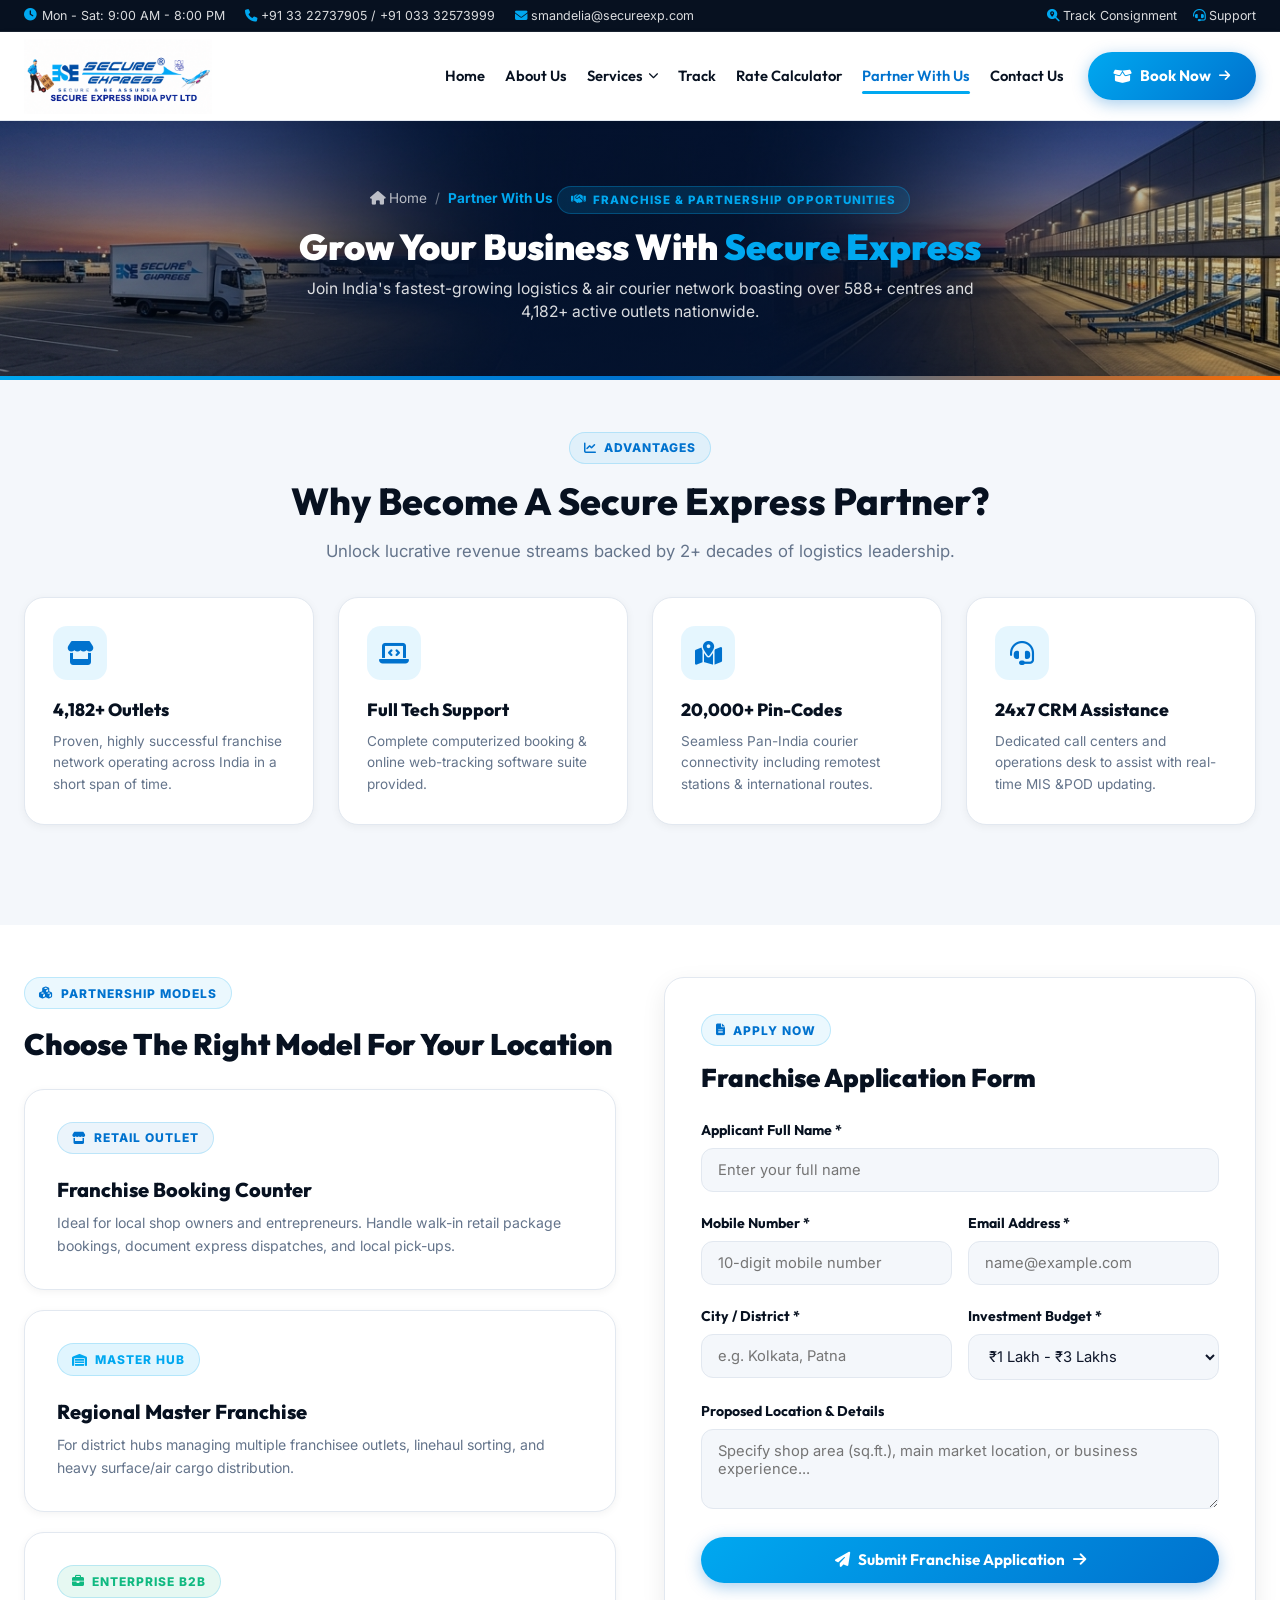
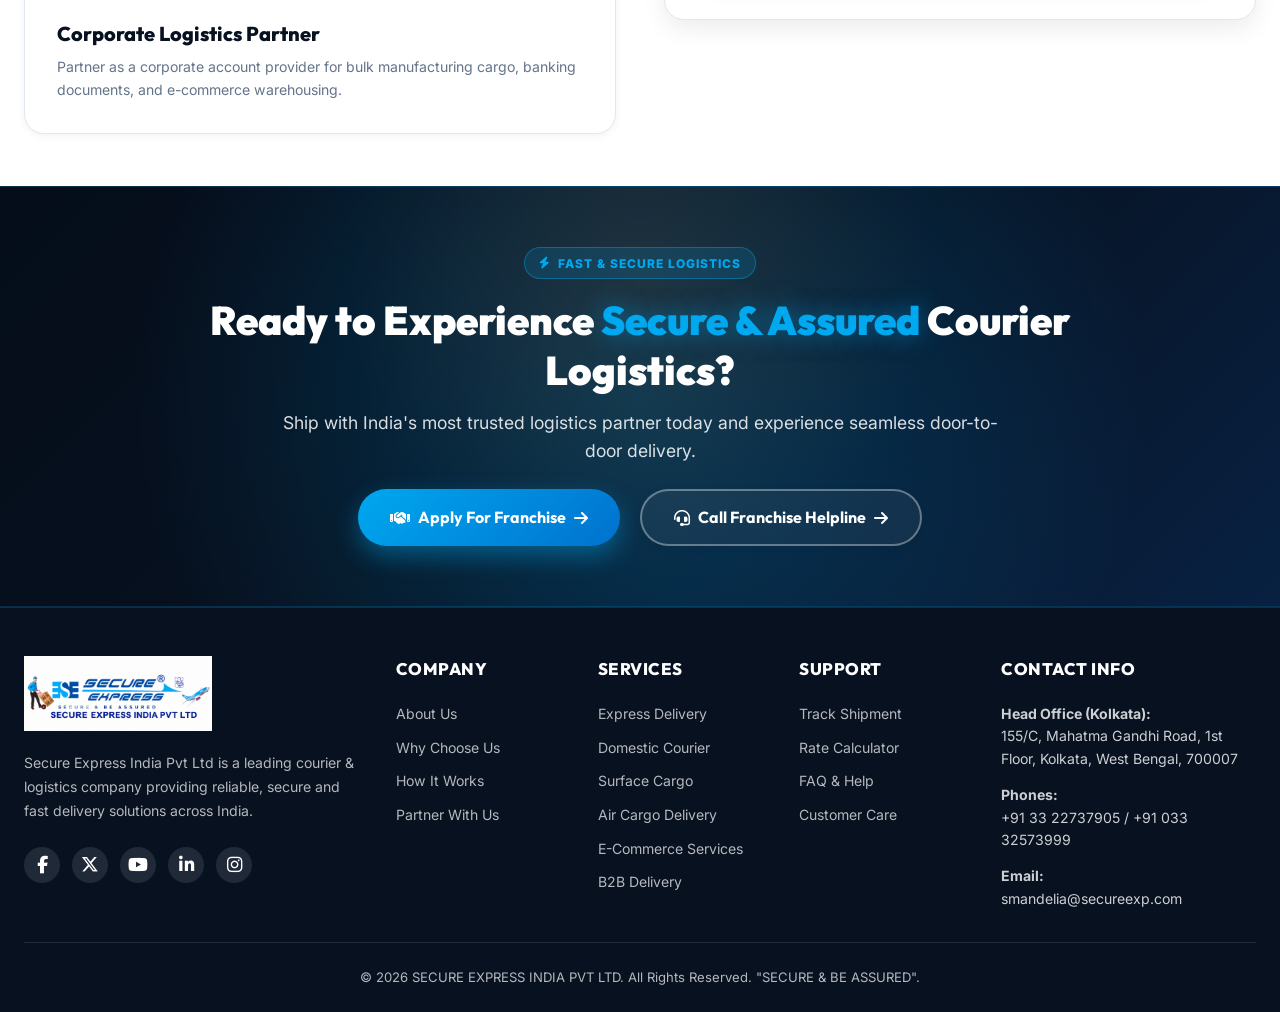
<file: partners.html>
<!DOCTYPE html>
<html lang="en">
<head>
  <meta charset="UTF-8">
  <meta http-equiv="refresh" content="0; url=partner.html">
  <title>Redirecting to Partner With Us | SECURE EXPRESS INDIA PVT LTD</title>
</head>
<body>
  <script>
    window.location.href = "partner.html";
  </script>
</body>
</html>
</file>
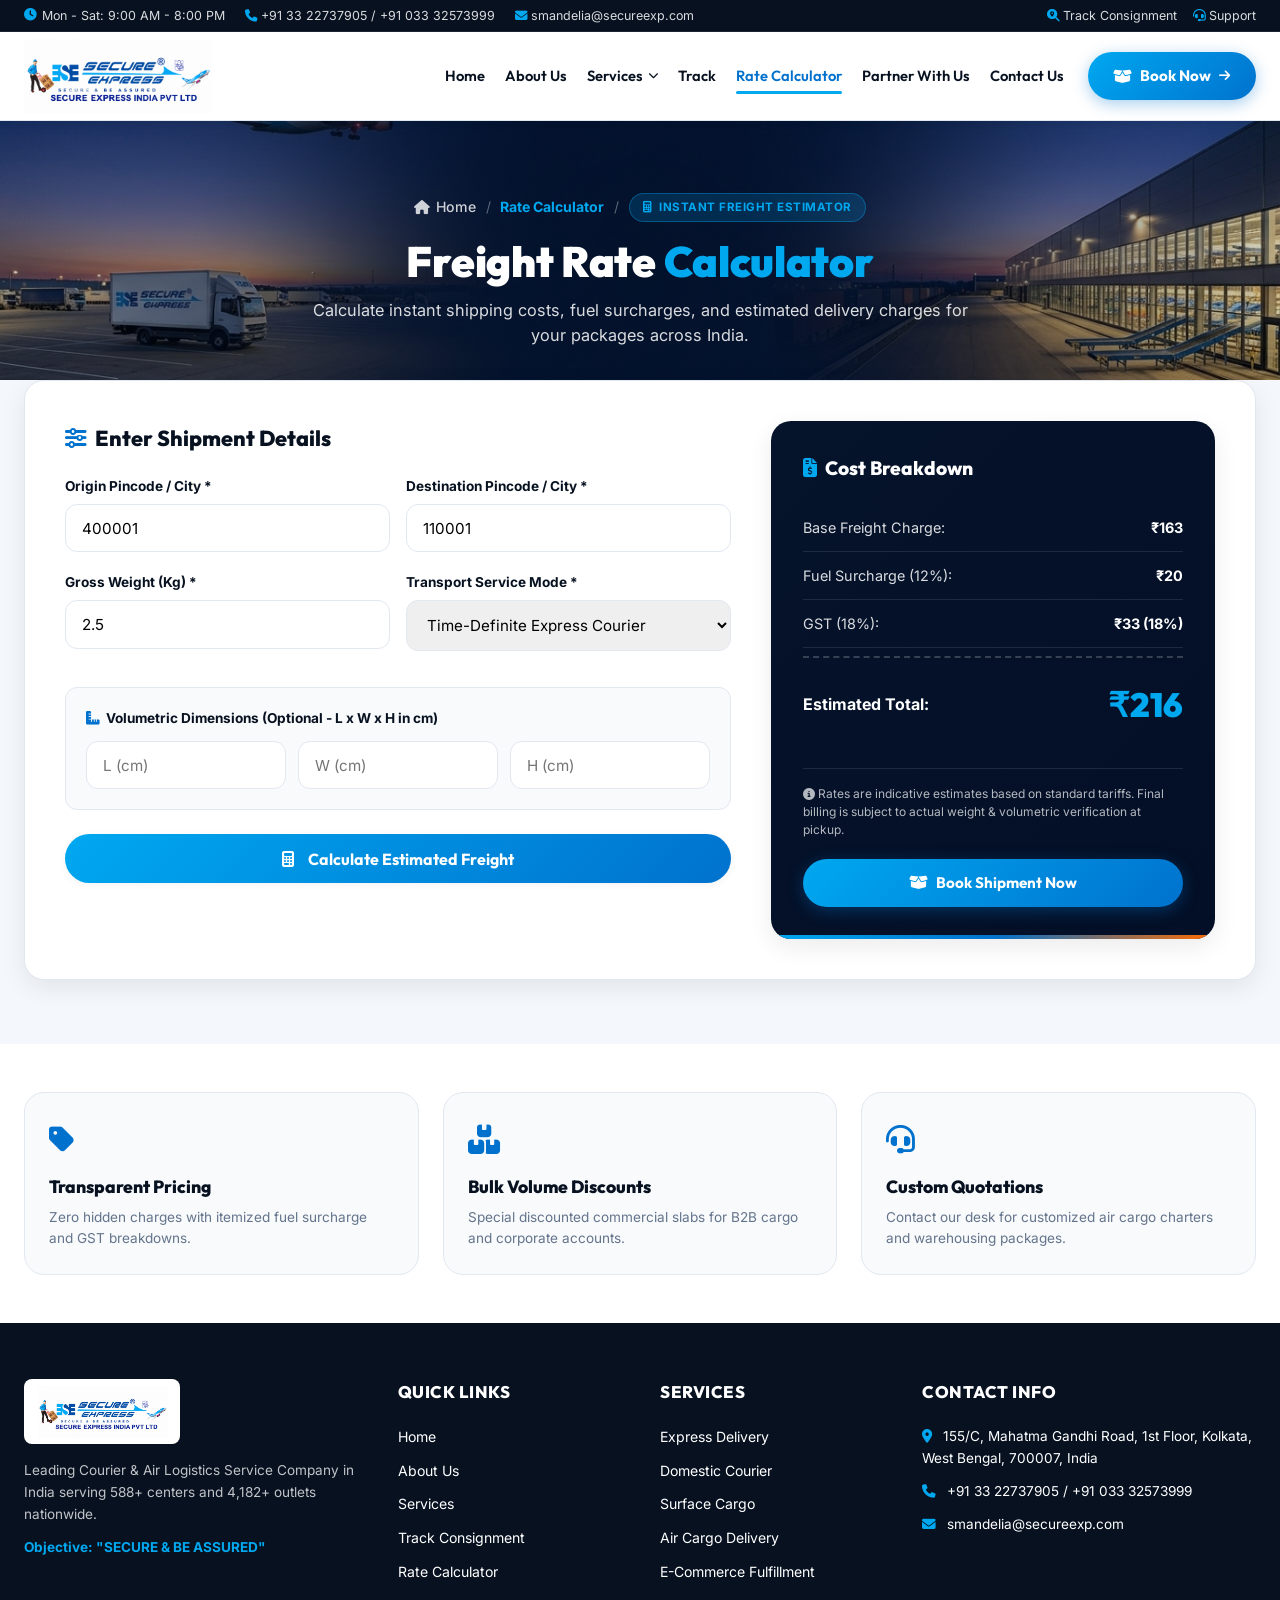
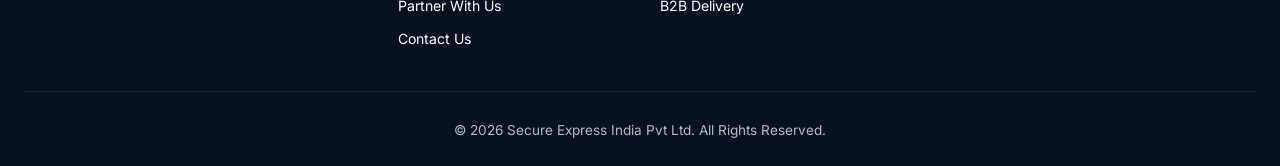
<file: rate-calculator.html>
<!DOCTYPE html>
<html lang="en">
<head>
  <meta charset="UTF-8">
  <meta name="viewport" content="width=device-width, initial-scale=1.0">
  <title>Rate Calculator | SECURE EXPRESS INDIA PVT LTD - Freight Estimation</title>
  <meta name="description" content="Calculate shipping rates and freight cost instantly with Secure Express India Pvt Ltd. Compare Express Air, Air Cargo, Surface, and B2B delivery charges across India.">
  <link rel="stylesheet" href="css/style.css">
  <link rel="stylesheet" href="css/animations.css">
  <link rel="stylesheet" href="https://cdnjs.cloudflare.com/ajax/libs/font-awesome/6.5.1/css/all.min.css">
  <link rel="preconnect" href="https://fonts.googleapis.com">
  <link rel="preconnect" href="https://fonts.gstatic.com" crossorigin>
  <link href="https://fonts.googleapis.com/css2?family=Plus+Jakarta+Sans:wght@400;500;600;700;800&family=Outfit:wght@600;700;800;900&display=swap" rel="stylesheet">
  <style>
    .page-banner {
      background: radial-gradient(circle at center, rgba(3, 15, 38, 0.72) 0%, rgba(3, 15, 38, 0.45) 55%, rgba(3, 15, 38, 0.15) 100%), url('images/services_breadcrumbs_bg.jpg') center center / cover no-repeat;
      color: #FFFFFF;
      padding: 4.5rem 0 5.5rem 0;
      text-align: center;
      position: relative;
      overflow: hidden;
    }
    .page-banner::after {
      content: '';
      position: absolute;
      bottom: 0;
      left: 0;
      right: 0;
      height: 4px;
      background: linear-gradient(90deg, var(--primary-cyan), var(--primary-blue), var(--accent-orange));
    }
  </style>
</head>
<body>

  <!-- Top Bar -->
  <div class="top-bar">
    <div class="container">
      <div class="top-bar-flex">
        <div class="top-info">
          <span><i class="fas fa-clock"></i> Mon - Sat: 9:00 AM - 8:00 PM</span>
          <span><a href="tel:+913322737905" style="color:inherit; text-decoration:none;"><i class="fas fa-phone-alt fa-phone"></i> +91 33 22737905 / +91 033 32573999</a></span>
          <span><a href="mailto:smandelia@secureexp.com" style="color:inherit; text-decoration:none;"><i class="fas fa-envelope"></i> smandelia@secureexp.com</a></span>
        </div>
        <div class="top-links">
          <a href="tracking.html"><i class="fas fa-search-location"></i> Track Consignment</a>
          <a href="contact.html"><i class="fas fa-headset"></i> Support</a>
        </div>
      </div>
    </div>
  </div>

  <!-- Header Navbar -->
  <header class="navbar" id="mainHeader">
    <div class="container navbar-container">
      <a href="index.html" class="brand-logo">
        <img src="images/logo/logo.png" alt="SECURE EXPRESS INDIA PVT LTD" style="height:75px;">
      </a>

      <nav class="nav-menu" id="navMenu">
        <a href="index.html" class="nav-link">Home</a>
        <a href="about.html" class="nav-link">About Us</a>
        
        <div class="nav-item">
          <a href="services.html" class="nav-link">Services <i class="fas fa-chevron-down" style="font-size: 0.65rem;"></i></a>
          <div class="dropdown-menu">
            <a href="express-delivery.html" class="dropdown-item">Express Delivery</a>
            <a href="domestic-delivery.html" class="dropdown-item">Domestic Courier</a>
            <a href="surface-delivery.html" class="dropdown-item">Surface Cargo</a>
            <a href="air-delivery.html" class="dropdown-item">Air Cargo Delivery</a>
            <a href="ecommerce-delivery.html" class="dropdown-item">E-Commerce Fulfillment</a>
            <a href="b2b-delivery.html" class="dropdown-item">B2B Delivery</a>
          </div>
        </div>

        <a href="tracking.html" class="nav-link">Track</a>
        <a href="rate-calculator.html" class="nav-link active">Rate Calculator</a>
        <a href="partner.html" class="nav-link">Partner With Us</a>
        <a href="contact.html" class="nav-link">Contact Us</a>
      </nav>

      <div style="display: flex; align-items: center; gap: 1rem;">
        <a href="contact.html" class="btn btn-accent"><i class="fas fa-box-open"></i> Book Now <i class="fas fa-arrow-right" style="font-size:0.8rem;"></i></a>
      </div>
    </div>
  </header>

  <!-- Page Hero Banner -->
  <section class="page-banner">
    <div class="container">
      <div class="breadcrumb-row-center">
        <a href="index.html" class="breadcrumb-item"><i class="fas fa-home"></i> Home</a>
        <span class="breadcrumb-sep">/</span>
        <span class="breadcrumb-item active">Rate Calculator</span>
        <span class="breadcrumb-sep">/</span>
        <div class="breadcrumb-badge"><i class="fas fa-calculator"></i> INSTANT FREIGHT ESTIMATOR</div>
      </div>
      
      <h1 style="font-family:var(--font-heading); font-size:2.65rem; font-weight:900; color:#FFF; margin-bottom:0.6rem; line-height:1.25; letter-spacing: -0.3px;">
        Freight Rate <span style="color:var(--primary-cyan);">Calculator</span>
      </h1>
      
      <p style="font-size:1.02rem; color:rgba(255,255,255,0.85); max-width:680px; margin:0 auto; line-height:1.55;">
        Calculate instant shipping costs, fuel surcharges, and estimated delivery charges for your packages across India.
      </p>
    </div>
  </section>

  <!-- Rate Calculator Main Section -->
  <section class="section" style="background:var(--bg-light); padding-top:0; padding-bottom:4rem;">
    <div class="container">
      <div class="calculator-card-container">
        
        <div class="calc-grid-layout">
          
          <!-- Input Form Column -->
          <div>
            <h3 style="font-family:var(--font-heading); font-size:1.35rem; font-weight:800; color:var(--navy-deep); margin-bottom:1.25rem; display:flex; align-items:center; gap:0.5rem;">
              <i class="fas fa-sliders-h" style="color:var(--primary-blue);"></i> Enter Shipment Details
            </h3>

            <div style="display:grid; grid-template-columns:1fr 1fr; gap:1rem;">
              <div class="calc-form-group">
                <label for="calcOrigin">Origin Pincode / City *</label>
                <input type="text" id="calcOrigin" class="calc-form-control" placeholder="e.g. 400001 (Mumbai)" value="400001">
              </div>

              <div class="calc-form-group">
                <label for="calcDest">Destination Pincode / City *</label>
                <input type="text" id="calcDest" class="calc-form-control" placeholder="e.g. 110001 (Delhi)" value="110001">
              </div>
            </div>

            <div style="display:grid; grid-template-columns:1fr 1fr; gap:1rem;">
              <div class="calc-form-group">
                <label for="calcWeight">Gross Weight (Kg) *</label>
                <input type="number" id="calcWeight" class="calc-form-control" placeholder="e.g. 5.0" value="2.5" min="0.1" step="0.1">
              </div>

              <div class="calc-form-group">
                <label for="calcMode">Transport Service Mode *</label>
                <select id="calcMode" class="calc-form-control" style="cursor:pointer;">
                  <option value="express" selected>Time-Definite Express Courier</option>
                  <option value="air">Air Cargo Freight</option>
                  <option value="surface">Domestic Surface Cargo</option>
                  <option value="ecommerce">E-Commerce Delivery</option>
                  <option value="b2b">B2B Heavy Cargo</option>
                </select>
              </div>
            </div>

            <!-- Optional Dimensions -->
            <div style="margin-top:1rem; padding:1.25rem; background:#F8FAFC; border-radius:var(--radius); border:1px solid var(--border-light);">
              <div style="font-size:0.85rem; font-weight:700; color:var(--navy-deep); margin-bottom:0.75rem; display:flex; align-items:center; gap:0.4rem;">
                <i class="fas fa-ruler-combined" style="color:var(--primary-blue);"></i> Volumetric Dimensions (Optional - L x W x H in cm)
              </div>
              <div style="display:grid; grid-template-columns:repeat(3, 1fr); gap:0.75rem;">
                <input type="number" id="dimL" class="calc-form-control" placeholder="L (cm)">
                <input type="number" id="dimW" class="calc-form-control" placeholder="W (cm)">
                <input type="number" id="dimH" class="calc-form-control" placeholder="H (cm)">
              </div>
            </div>

            <button type="button" id="calcBtn" class="btn btn-primary" style="width:100%; margin-top:1.5rem; justify-content:center; font-size:1rem; padding:0.9rem;">
              <i class="fas fa-calculator" style="margin-right:0.4rem;"></i> Calculate Estimated Freight
            </button>
          </div>

          <!-- Live Output Summary Column -->
          <div>
            <div class="rate-summary-box">
              <h4 style="font-family:var(--font-heading); font-size:1.2rem; font-weight:800; color:#FFF; margin-bottom:1.25rem; display:flex; align-items:center; gap:0.5rem;">
                <i class="fas fa-file-invoice-dollar" style="color:var(--primary-cyan);"></i> Cost Breakdown
              </h4>

              <div class="rate-row">
                <span>Base Freight Charge:</span>
                <strong id="resBaseFreight" style="color:#FFF;">₹163</strong>
              </div>

              <div class="rate-row">
                <span>Fuel Surcharge (12%):</span>
                <strong id="resFuelSurcharge" style="color:#FFF;">₹20</strong>
              </div>

              <div class="rate-row">
                <span>GST (18%):</span>
                <strong id="resGst" style="color:#FFF;">₹33 (18%)</strong>
              </div>

              <div class="rate-row grand-total">
                <span style="font-size:1rem; font-weight:700; color:#FFF;">Estimated Total:</span>
                <div id="resGrandTotal" class="grand-total-val">₹216</div>
              </div>

              <div style="margin-top:1.5rem; font-size:0.75rem; color:rgba(255,255,255,0.7); line-height:1.5; border-top:1px solid rgba(255,255,255,0.1); padding-top:1rem;">
                <i class="fas fa-info-circle"></i> Rates are indicative estimates based on standard tariffs. Final billing is subject to actual weight &amp; volumetric verification at pickup.
              </div>

              <a href="contact.html" class="btn btn-accent" style="width:100%; justify-content:center; margin-top:1.25rem;">
                <i class="fas fa-box-open"></i> Book Shipment Now
              </a>
            </div>
          </div>

        </div>

      </div>
    </div>
  </section>

  <!-- Service Rate Advantages -->
  <section class="section" style="background:#FFFFFF; padding:3rem 0;">
    <div class="container">
      <div style="display:grid; grid-template-columns:repeat(3, 1fr); gap:1.5rem;">
        
        <div style="padding:1.5rem; border:1px solid var(--border-light); border-radius:var(--radius-lg); background:#F8FAFC;">
          <div style="font-size:1.8rem; color:var(--primary-blue); margin-bottom:0.6rem;"><i class="fas fa-tag"></i></div>
          <h4 style="font-family:var(--font-heading); font-size:1.1rem; font-weight:800; color:var(--navy-deep); margin-bottom:0.35rem;">Transparent Pricing</h4>
          <p style="font-size:0.85rem; color:var(--text-muted); margin:0;">Zero hidden charges with itemized fuel surcharge and GST breakdowns.</p>
        </div>

        <div style="padding:1.5rem; border:1px solid var(--border-light); border-radius:var(--radius-lg); background:#F8FAFC;">
          <div style="font-size:1.8rem; color:var(--primary-blue); margin-bottom:0.6rem;"><i class="fas fa-boxes"></i></div>
          <h4 style="font-family:var(--font-heading); font-size:1.1rem; font-weight:800; color:var(--navy-deep); margin-bottom:0.35rem;">Bulk Volume Discounts</h4>
          <p style="font-size:0.85rem; color:var(--text-muted); margin:0;">Special discounted commercial slabs for B2B cargo and corporate accounts.</p>
        </div>

        <div style="padding:1.5rem; border:1px solid var(--border-light); border-radius:var(--radius-lg); background:#F8FAFC;">
          <div style="font-size:1.8rem; color:var(--primary-blue); margin-bottom:0.6rem;"><i class="fas fa-headset"></i></div>
          <h4 style="font-family:var(--font-heading); font-size:1.1rem; font-weight:800; color:var(--navy-deep); margin-bottom:0.35rem;">Custom Quotations</h4>
          <p style="font-size:0.85rem; color:var(--text-muted); margin:0;">Contact our desk for customized air cargo charters and warehousing packages.</p>
        </div>

      </div>
    </div>
  </section>

  <!-- Footer -->
  <footer class="footer" style="background:var(--navy-deep); color:#FFF; padding:3.5rem 0 1.5rem 0;">
    <div class="container">
      <div class="footer-grid" style="display:grid; grid-template-columns:1.2fr 0.8fr 0.8fr 1.2fr; gap:2.5rem; margin-bottom:2.5rem;">
        
        <div>
          <img src="images/logo/logo.png" alt="SECURE EXPRESS INDIA PVT LTD" style="height:65px; background:#FFF; padding:0.4rem 0.8rem; border-radius:8px; margin-bottom:1rem;">
          <p style="font-size:0.85rem; color:rgba(255,255,255,0.75); line-height:1.6;">
            Leading Courier &amp; Air Logistics Service Company in India serving 588+ centers and 4,182+ outlets nationwide.
          </p>
          <div style="margin-top:0.75rem; font-size:0.85rem; font-weight:700; color:var(--primary-cyan);">
            Objective: "SECURE &amp; BE ASSURED"
          </div>
        </div>

        <div>
          <h4 class="footer-col-title">QUICK LINKS</h4>
          <div class="footer-links-list">
            <a href="index.html">Home</a>
            <a href="about.html">About Us</a>
            <a href="services.html">Services</a>
            <a href="tracking.html">Track Consignment</a>
            <a href="rate-calculator.html">Rate Calculator</a>
            <a href="partner.html">Partner With Us</a>
            <a href="contact.html">Contact Us</a>
          </div>
        </div>

        <div>
          <h4 class="footer-col-title">SERVICES</h4>
          <div class="footer-links-list">
            <a href="express-delivery.html">Express Delivery</a>
            <a href="domestic-delivery.html">Domestic Courier</a>
            <a href="surface-delivery.html">Surface Cargo</a>
            <a href="air-delivery.html">Air Cargo Delivery</a>
            <a href="ecommerce-delivery.html">E-Commerce Fulfillment</a>
            <a href="b2b-delivery.html">B2B Delivery</a>
          </div>
        </div>

        <div>
          <h4 class="footer-col-title">CONTACT INFO</h4>
          <div class="footer-links-list" style="font-size:0.85rem; line-height:1.6;">
            <div><i class="fas fa-map-marker-alt" style="color:var(--primary-cyan); margin-right:0.4rem;"></i> 155/C, Mahatma Gandhi Road, 1st Floor, Kolkata, West Bengal, 700007, India</div>
            <div><a href="tel:+913322737905" style="color:inherit; text-decoration:none;"><i class="fas fa-phone-alt fa-phone" style="color:var(--primary-cyan); margin-right:0.4rem;"></i> +91 33 22737905 / +91 033 32573999</a></div>
            <div><a href="mailto:smandelia@secureexp.com" style="color:inherit; text-decoration:none;"><i class="fas fa-envelope" style="color:var(--primary-cyan); margin-right:0.4rem;"></i> smandelia@secureexp.com</a></div>
          </div>
        </div>

      </div>

      <div style="border-top:1px solid rgba(255,255,255,0.08); padding-top:1.75rem; text-align:center; font-size:0.85rem; color:rgba(255,255,255,0.7);">
        &copy; 2026 Secure Express India Pvt Ltd. All Rights Reserved.
      </div>
    </div>
  </footer>

  <script src="js/main.js"></script>
  <script src="js/calculator.js"></script>
</body>
</html>
</file>
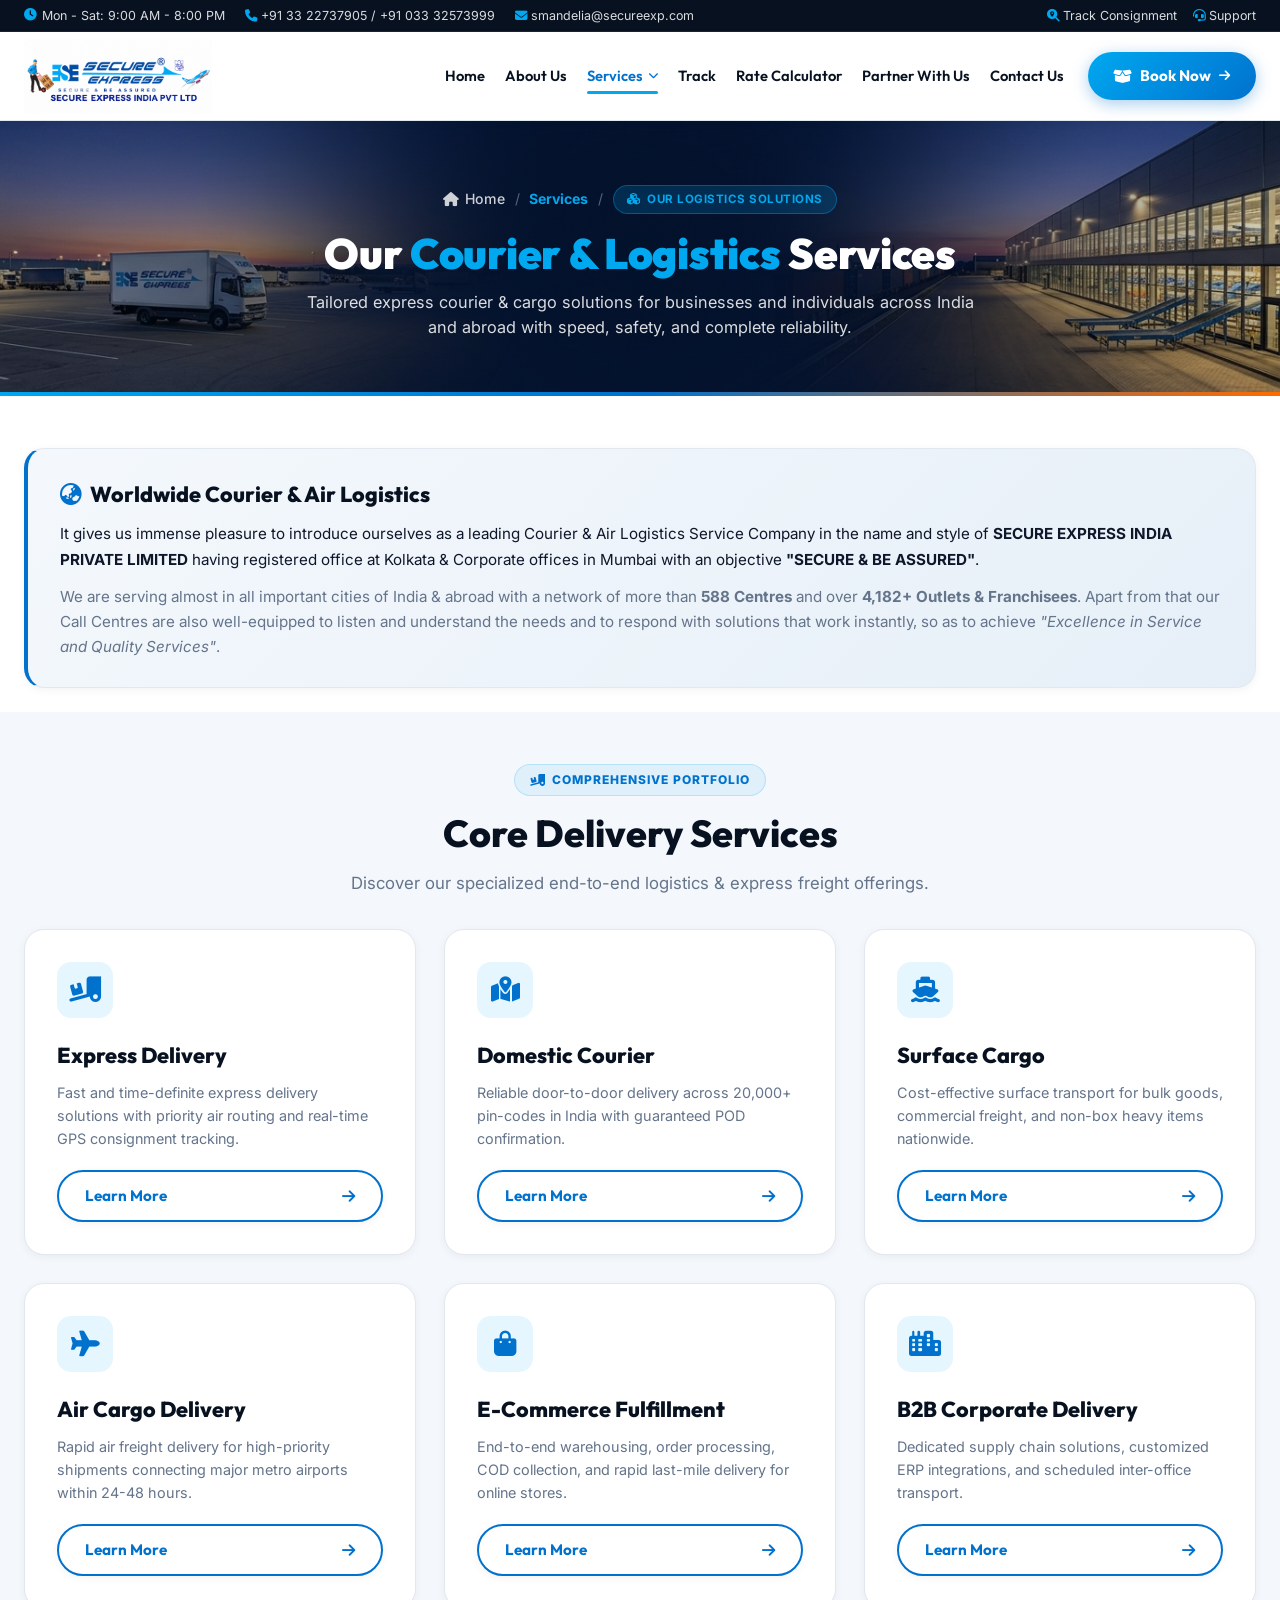
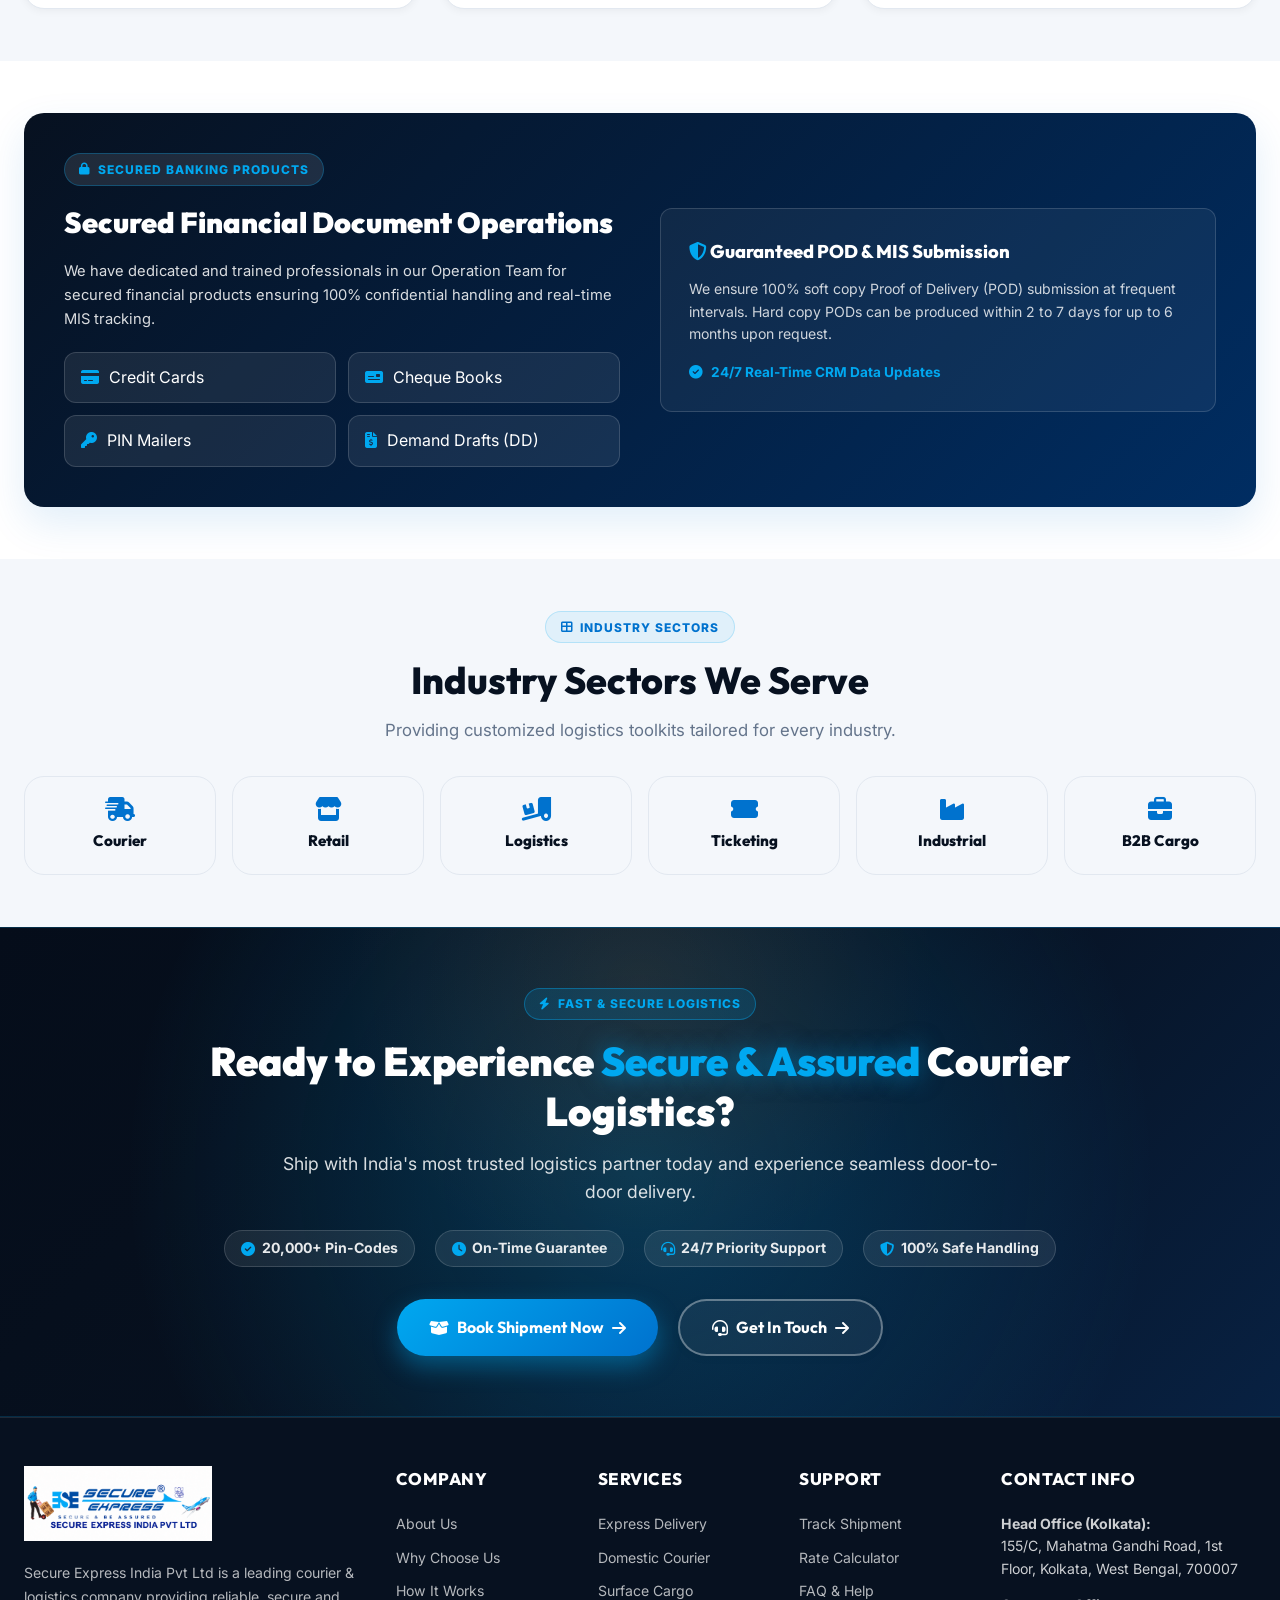
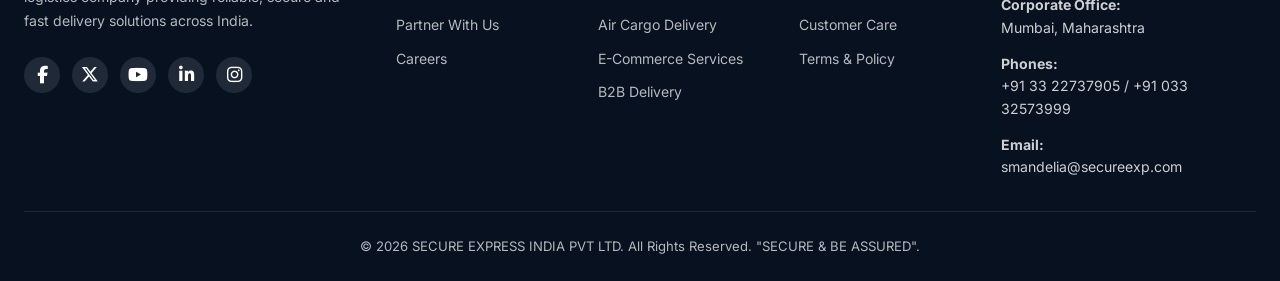
<file: services.html>
<!DOCTYPE html>
<html lang="en">
<head>
  <meta charset="UTF-8">
  <meta name="viewport" content="width=device-width, initial-scale=1.0">
  <title>Our Services | SECURE EXPRESS INDIA PVT LTD - Express Courier & Cargo Solutions</title>
  <meta name="description" content="Explore courier and logistics services by Secure Express India Pvt Ltd: Express Air, Domestic Courier, Surface Cargo, Air Cargo, E-Commerce Fulfillment, and B2B Logistics.">
  <link rel="stylesheet" href="css/style.css">
  <link rel="stylesheet" href="css/animations.css">
  <link rel="stylesheet" href="https://cdnjs.cloudflare.com/ajax/libs/font-awesome/6.5.1/css/all.min.css">
  <link rel="preconnect" href="https://fonts.googleapis.com">
  <link rel="preconnect" href="https://fonts.gstatic.com" crossorigin>
  <link href="https://fonts.googleapis.com/css2?family=Plus+Jakarta+Sans:wght@400;500;600;700;800&family=Outfit:wght@600;700;800;900&display=swap" rel="stylesheet">
  <style>
    .page-banner {
      background: radial-gradient(circle at center, rgba(3, 15, 38, 0.72) 0%, rgba(3, 15, 38, 0.45) 55%, rgba(3, 15, 38, 0.15) 100%), url('images/services_breadcrumbs_bg.jpg') center center / cover no-repeat;
      color: #FFFFFF;
      padding: 4rem 0 3.5rem 0;
      text-align: center;
      position: relative;
      overflow: hidden;
    }
    .page-banner::after {
      content: '';
      position: absolute;
      bottom: 0;
      left: 0;
      right: 0;
      height: 4px;
      background: linear-gradient(90deg, var(--primary-cyan), var(--primary-blue), var(--accent-orange));
    }
    .breadcrumb-row-center {
      display: flex;
      align-items: center;
      justify-content: center;
      flex-wrap: wrap;
      gap: 0.6rem;
      margin-bottom: 0.85rem;
      font-size: 0.88rem;
    }
    .breadcrumb-item {
      color: rgba(255, 255, 255, 0.8);
      text-decoration: none;
      font-weight: 500;
      display: inline-flex;
      align-items: center;
      gap: 0.4rem;
      transition: var(--transition);
    }
    .breadcrumb-item:hover {
      color: var(--primary-cyan);
    }
    .breadcrumb-item.active {
      color: var(--primary-cyan);
      font-weight: 700;
    }
    .breadcrumb-sep {
      color: rgba(255, 255, 255, 0.35);
    }
    .breadcrumb-badge {
      background: rgba(0, 168, 240, 0.18);
      color: var(--primary-cyan);
      border: 1px solid rgba(0, 168, 240, 0.35);
      padding: 0.25rem 0.85rem;
      border-radius: 50px;
      font-size: 0.72rem;
      font-weight: 700;
      display: inline-flex;
      align-items: center;
      gap: 0.4rem;
      letter-spacing: 0.5px;
      backdrop-filter: blur(4px);
    }
    .service-detail-card {
      background: #FFFFFF;
      border: 1px solid var(--border-light);
      border-radius: var(--radius-lg);
      padding: 2rem;
      box-shadow: var(--shadow-sm);
      transition: var(--transition);
      display: flex;
      flex-direction: column;
      justify-content: space-between;
    }
    .service-detail-card:hover {
      transform: translateY(-6px);
      box-shadow: var(--shadow-lg);
      border-color: var(--primary-cyan);
    }
    .service-badge-icon {
      width: 56px;
      height: 56px;
      border-radius: 14px;
      background: rgba(0, 168, 240, 0.1);
      color: var(--primary-blue);
      display: flex;
      align-items: center;
      justify-content: center;
      font-size: 1.6rem;
      margin-bottom: 1.25rem;
    }
    .service-detail-card:hover .service-badge-icon {
      background: var(--primary-blue);
      color: #FFFFFF;
    }
    .vertical-pill {
      background: var(--bg-light);
      border: 1px solid var(--border-light);
      border-radius: var(--radius-lg);
      padding: 1.25rem;
      text-align: center;
      transition: var(--transition);
    }
    .vertical-pill:hover {
      border-color: var(--primary-blue);
      background: #FFFFFF;
      box-shadow: var(--shadow-md);
    }
  </style>
</head>
<body>

  <!-- ==========================================================================
       TOP BAR & NAVIGATION HEADER
       ========================================================================== -->
  <div class="top-bar">
    <div class="container">
      <div class="top-bar-flex">
        <div class="top-info">
          <span><i class="fas fa-clock"></i> Mon - Sat: 9:00 AM - 8:00 PM</span>
          <span><a href="tel:+913322737905" style="color:inherit; text-decoration:none;"><i class="fas fa-phone-alt fa-phone"></i> +91 33 22737905 / +91 033 32573999</a></span>
          <span><a href="mailto:smandelia@secureexp.com" style="color:inherit; text-decoration:none;"><i class="fas fa-envelope"></i> smandelia@secureexp.com</a></span>
        </div>
        <div class="top-links">
          <a href="tracking.html"><i class="fas fa-search-location"></i> Track Consignment</a>
          <a href="contact.html"><i class="fas fa-headset"></i> Support</a>
        </div>
      </div>
    </div>
  </div>

  <header class="navbar" id="mainHeader">
    <div class="container navbar-container">
      <a href="index.html" class="brand-logo">
        <img src="images/logo/logo.png" alt="SECURE EXPRESS INDIA PVT LTD" style="height:75px;">
      </a>

      <nav class="nav-menu" id="navMenu">
        <a href="index.html" class="nav-link">Home</a>
        <a href="about.html" class="nav-link">About Us</a>
        
        <div class="nav-item">
          <a href="services.html" class="nav-link active">Services <i class="fas fa-chevron-down" style="font-size: 0.65rem;"></i></a>
          <div class="dropdown-menu">
            <a href="express-delivery.html" class="dropdown-item">Express Delivery</a>
            <a href="domestic-delivery.html" class="dropdown-item">Domestic Courier</a>
            <a href="surface-delivery.html" class="dropdown-item">Surface Cargo</a>
            <a href="air-delivery.html" class="dropdown-item">Air Cargo Delivery</a>
            <a href="ecommerce-delivery.html" class="dropdown-item">E-Commerce Fulfillment</a>
            <a href="b2b-delivery.html" class="dropdown-item">B2B Delivery</a>
          </div>
        </div>

        <a href="tracking.html" class="nav-link">Track</a>
        <a href="rate-calculator.html" class="nav-link">Rate Calculator</a>
        <a href="partner.html" class="nav-link">Partner With Us</a>
        <a href="contact.html" class="nav-link">Contact Us</a>
      </nav>

      <div style="display: flex; align-items: center; gap: 1rem;">
        <a href="contact.html" class="btn btn-accent"><i class="fas fa-box-open"></i> Book Now <i class="fas fa-arrow-right" style="font-size:0.8rem;"></i></a>
      </div>
    </div>
  </header>

  <!-- ==========================================================================
       PAGE HERO BANNER
       ========================================================================== -->
  <section class="page-banner">
    <div class="container">
      <div class="breadcrumb-row-center">
        <a href="index.html" class="breadcrumb-item"><i class="fas fa-home"></i> Home</a>
        <span class="breadcrumb-sep">/</span>
        <span class="breadcrumb-item active">Services</span>
        <span class="breadcrumb-sep">/</span>
        <div class="breadcrumb-badge"><i class="fas fa-cubes"></i> OUR LOGISTICS SOLUTIONS</div>
      </div>
      
      <h1 style="font-family:var(--font-heading); font-size:2.65rem; font-weight:900; color:#FFF; margin-bottom:0.6rem; line-height:1.25; letter-spacing: -0.3px;">
        Our <span style="color:var(--primary-cyan);">Courier &amp; Logistics</span> Services
      </h1>
      
      <p style="font-size:1.02rem; color:rgba(255,255,255,0.85); max-width:680px; margin:0 auto; line-height:1.55;">
        Tailored express courier &amp; cargo solutions for businesses and individuals across India and abroad with speed, safety, and complete reliability.
      </p>
    </div>
  </section>

  <!-- ==========================================================================
       WORLDWIDE COURIER & AIR LOGISTICS FEATURE BLOCK
       ========================================================================== -->
  <section class="section" style="background:#FFFFFF; padding-bottom: 1.5rem;">
    <div class="container">
      <div style="background: linear-gradient(135deg, #F4F8FC 0%, #E6EFF8 100%); border: 1px solid var(--border-light); border-left: 4px solid var(--primary-blue); border-radius: var(--radius-lg); padding: 1.75rem 2rem; box-shadow: var(--shadow-sm);">
        <h3 style="font-family: var(--font-heading); font-size: 1.35rem; font-weight: 800; color: var(--navy-deep); margin-bottom: 0.6rem; display:flex; align-items:center; gap:0.5rem;">
          <i class="fas fa-globe-asia" style="color:var(--primary-blue);"></i> Worldwide Courier &amp; Air Logistics
        </h3>
        <p style="font-size: 0.95rem; color: var(--text-main); line-height: 1.65; margin-bottom: 0.75rem;">
          It gives us immense pleasure to introduce ourselves as a leading Courier &amp; Air Logistics Service Company in the name and style of <strong>SECURE EXPRESS INDIA PRIVATE LIMITED</strong> having registered office at Kolkata &amp; Corporate offices in Mumbai with an objective <strong>"SECURE &amp; BE ASSURED"</strong>.
        </p>
        <p style="font-size: 0.95rem; color: var(--text-muted); line-height: 1.65; margin: 0;">
          We are serving almost in all important cities of India &amp; abroad with a network of more than <strong>588 Centres</strong> and over <strong>4,182+ Outlets &amp; Franchisees</strong>. Apart from that our Call Centres are also well-equipped to listen and understand the needs and to respond with solutions that work instantly, so as to achieve <em>"Excellence in Service and Quality Services"</em>.
        </p>
      </div>
    </div>
  </section>

  <!-- ==========================================================================
       6 CORE SERVICES GRID
       ========================================================================== -->
  <section class="section" style="background:var(--bg-light);">
    <div class="container">
      <div class="section-header">
        <div class="sub-badge"><i class="fas fa-truck-loading"></i> COMPREHENSIVE PORTFOLIO</div>
        <h2 class="section-title">Core Delivery Services</h2>
        <p class="section-subtitle">Discover our specialized end-to-end logistics &amp; express freight offerings.</p>
      </div>

      <div style="display:grid; grid-template-columns:repeat(3, 1fr); gap:1.75rem;">
        
        <!-- Service Card 1 -->
        <div class="service-detail-card">
          <div>
            <div class="service-badge-icon"><i class="fas fa-truck-loading"></i></div>
            <h3 style="font-family:var(--font-heading); font-size:1.35rem; font-weight:800; color:var(--navy-deep); margin-bottom:0.5rem;">Express Delivery</h3>
            <p style="font-size:0.9rem; color:var(--text-muted); line-height:1.6; margin-bottom:1.25rem;">
              Fast and time-definite express delivery solutions with priority air routing and real-time GPS consignment tracking.
            </p>
          </div>
          <a href="express-delivery.html" class="btn btn-outline" style="width:100%; justify-content:space-between;">Learn More <i class="fas fa-arrow-right"></i></a>
        </div>

        <!-- Service Card 2 -->
        <div class="service-detail-card">
          <div>
            <div class="service-badge-icon"><i class="fas fa-map-marked-alt"></i></div>
            <h3 style="font-family:var(--font-heading); font-size:1.35rem; font-weight:800; color:var(--navy-deep); margin-bottom:0.5rem;">Domestic Courier</h3>
            <p style="font-size:0.9rem; color:var(--text-muted); line-height:1.6; margin-bottom:1.25rem;">
              Reliable door-to-door delivery across 20,000+ pin-codes in India with guaranteed POD confirmation.
            </p>
          </div>
          <a href="domestic-delivery.html" class="btn btn-outline" style="width:100%; justify-content:space-between;">Learn More <i class="fas fa-arrow-right"></i></a>
        </div>

        <!-- Service Card 3 -->
        <div class="service-detail-card">
          <div>
            <div class="service-badge-icon"><i class="fas fa-ship"></i></div>
            <h3 style="font-family:var(--font-heading); font-size:1.35rem; font-weight:800; color:var(--navy-deep); margin-bottom:0.5rem;">Surface Cargo</h3>
            <p style="font-size:0.9rem; color:var(--text-muted); line-height:1.6; margin-bottom:1.25rem;">
              Cost-effective surface transport for bulk goods, commercial freight, and non-box heavy items nationwide.
            </p>
          </div>
          <a href="surface-delivery.html" class="btn btn-outline" style="width:100%; justify-content:space-between;">Learn More <i class="fas fa-arrow-right"></i></a>
        </div>

        <!-- Service Card 4 -->
        <div class="service-detail-card">
          <div>
            <div class="service-badge-icon"><i class="fas fa-plane"></i></div>
            <h3 style="font-family:var(--font-heading); font-size:1.35rem; font-weight:800; color:var(--navy-deep); margin-bottom:0.5rem;">Air Cargo Delivery</h3>
            <p style="font-size:0.9rem; color:var(--text-muted); line-height:1.6; margin-bottom:1.25rem;">
              Rapid air freight delivery for high-priority shipments connecting major metro airports within 24-48 hours.
            </p>
          </div>
          <a href="air-delivery.html" class="btn btn-outline" style="width:100%; justify-content:space-between;">Learn More <i class="fas fa-arrow-right"></i></a>
        </div>

        <!-- Service Card 5 -->
        <div class="service-detail-card">
          <div>
            <div class="service-badge-icon"><i class="fas fa-shopping-bag"></i></div>
            <h3 style="font-family:var(--font-heading); font-size:1.35rem; font-weight:800; color:var(--navy-deep); margin-bottom:0.5rem;">E-Commerce Fulfillment</h3>
            <p style="font-size:0.9rem; color:var(--text-muted); line-height:1.6; margin-bottom:1.25rem;">
              End-to-end warehousing, order processing, COD collection, and rapid last-mile delivery for online stores.
            </p>
          </div>
          <a href="ecommerce-delivery.html" class="btn btn-outline" style="width:100%; justify-content:space-between;">Learn More <i class="fas fa-arrow-right"></i></a>
        </div>

        <!-- Service Card 6 -->
        <div class="service-detail-card">
          <div>
            <div class="service-badge-icon"><i class="fas fa-city"></i></div>
            <h3 style="font-family:var(--font-heading); font-size:1.35rem; font-weight:800; color:var(--navy-deep); margin-bottom:0.5rem;">B2B Corporate Delivery</h3>
            <p style="font-size:0.9rem; color:var(--text-muted); line-height:1.6; margin-bottom:1.25rem;">
              Dedicated supply chain solutions, customized ERP integrations, and scheduled inter-office transport.
            </p>
          </div>
          <a href="b2b-delivery.html" class="btn btn-outline" style="width:100%; justify-content:space-between;">Learn More <i class="fas fa-arrow-right"></i></a>
        </div>

      </div>
    </div>
  </section>

  <!-- ==========================================================================
       SPECIALIZED FINANCIAL & SECURED PRODUCTS SECTION
       ========================================================================== -->
  <section class="section" style="background:#FFFFFF;">
    <div class="container">
      <div style="background:linear-gradient(135deg, var(--navy-deep) 0%, var(--primary-dark) 100%); color:#FFF; padding:2.5rem; border-radius:var(--radius-lg); box-shadow:var(--shadow-lg);">
        <div style="display:grid; grid-template-columns:1fr 1fr; gap:2.5rem; align-items:center;">
          <div>
            <div class="sub-badge" style="background:rgba(255,255,255,0.1); color:var(--primary-cyan); border-color:rgba(0,168,240,0.3);"><i class="fas fa-lock"></i> SECURED BANKING PRODUCTS</div>
            <h3 style="font-family:var(--font-heading); font-size:1.8rem; font-weight:900; color:#FFF; margin-bottom:0.85rem;">
              Secured Financial Document Operations
            </h3>
            <p style="font-size:0.92rem; color:rgba(255,255,255,0.85); line-height:1.65; margin-bottom:1.25rem;">
              We have dedicated and trained professionals in our Operation Team for secured financial products ensuring 100% confidential handling and real-time MIS tracking.
            </p>

            <div style="display:grid; grid-template-columns:1fr 1fr; gap:0.75rem;">
              <div style="background:rgba(255,255,255,0.08); padding:0.75rem 1rem; border-radius:var(--radius); border:1px solid rgba(255,255,255,0.15);">
                <i class="fas fa-credit-card" style="color:var(--primary-cyan); margin-right:0.35rem;"></i> Credit Cards
              </div>
              <div style="background:rgba(255,255,255,0.08); padding:0.75rem 1rem; border-radius:var(--radius); border:1px solid rgba(255,255,255,0.15);">
                <i class="fas fa-money-check" style="color:var(--primary-cyan); margin-right:0.35rem;"></i> Cheque Books
              </div>
              <div style="background:rgba(255,255,255,0.08); padding:0.75rem 1rem; border-radius:var(--radius); border:1px solid rgba(255,255,255,0.15);">
                <i class="fas fa-key" style="color:var(--primary-cyan); margin-right:0.35rem;"></i> PIN Mailers
              </div>
              <div style="background:rgba(255,255,255,0.08); padding:0.75rem 1rem; border-radius:var(--radius); border:1px solid rgba(255,255,255,0.15);">
                <i class="fas fa-file-invoice-dollar" style="color:var(--primary-cyan); margin-right:0.35rem;"></i> Demand Drafts (DD)
              </div>
            </div>
          </div>

          <div>
            <div style="background:rgba(255,255,255,0.05); padding:1.75rem; border-radius:var(--radius); border:1px solid rgba(255,255,255,0.15);">
              <h4 style="font-family:var(--font-heading); font-size:1.15rem; font-weight:800; color:#FFF; margin-bottom:0.75rem;">
                <i class="fas fa-shield-alt" style="color:var(--primary-cyan);"></i> Guaranteed POD &amp; MIS Submission
              </h4>
              <p style="font-size:0.88rem; color:rgba(255,255,255,0.8); line-height:1.6; margin-bottom:1rem;">
                We ensure 100% soft copy Proof of Delivery (POD) submission at frequent intervals. Hard copy PODs can be produced within 2 to 7 days for up to 6 months upon request.
              </p>
              <div style="display:flex; align-items:center; gap:0.5rem; font-size:0.85rem; color:var(--primary-cyan); font-weight:700;">
                <i class="fas fa-check-circle"></i> 24/7 Real-Time CRM Data Updates
              </div>
            </div>
          </div>
        </div>
      </div>
    </div>
  </section>

  <!-- ==========================================================================
       INDUSTRY VERTICAL SECTORS
       ========================================================================== -->
  <section class="section" style="background:var(--bg-light);">
    <div class="container">
      <div class="section-header">
        <div class="sub-badge"><i class="fas fa-th-large"></i> INDUSTRY SECTORS</div>
        <h2 class="section-title">Industry Sectors We Serve</h2>
        <p class="section-subtitle">Providing customized logistics toolkits tailored for every industry.</p>
      </div>

      <div style="display:grid; grid-template-columns:repeat(6, 1fr); gap:1rem;">
        <div class="vertical-pill">
          <i class="fas fa-shipping-fast" style="font-size:1.5rem; color:var(--primary-blue); margin-bottom:0.5rem;"></i>
          <h4 style="font-family:var(--font-heading); font-size:0.95rem; font-weight:800; color:var(--navy-deep); margin:0;">Courier</h4>
        </div>

        <div class="vertical-pill">
          <i class="fas fa-store" style="font-size:1.5rem; color:var(--primary-blue); margin-bottom:0.5rem;"></i>
          <h4 style="font-family:var(--font-heading); font-size:0.95rem; font-weight:800; color:var(--navy-deep); margin:0;">Retail</h4>
        </div>

        <div class="vertical-pill">
          <i class="fas fa-truck-loading" style="font-size:1.5rem; color:var(--primary-blue); margin-bottom:0.5rem;"></i>
          <h4 style="font-family:var(--font-heading); font-size:0.95rem; font-weight:800; color:var(--navy-deep); margin:0;">Logistics</h4>
        </div>

        <div class="vertical-pill">
          <i class="fas fa-ticket-alt" style="font-size:1.5rem; color:var(--primary-blue); margin-bottom:0.5rem;"></i>
          <h4 style="font-family:var(--font-heading); font-size:0.95rem; font-weight:800; color:var(--navy-deep); margin:0;">Ticketing</h4>
        </div>

        <div class="vertical-pill">
          <i class="fas fa-industry" style="font-size:1.5rem; color:var(--primary-blue); margin-bottom:0.5rem;"></i>
          <h4 style="font-family:var(--font-heading); font-size:0.95rem; font-weight:800; color:var(--navy-deep); margin:0;">Industrial</h4>
        </div>

        <div class="vertical-pill">
          <i class="fas fa-briefcase" style="font-size:1.5rem; color:var(--primary-blue); margin-bottom:0.5rem;"></i>
          <h4 style="font-family:var(--font-heading); font-size:0.95rem; font-weight:800; color:var(--navy-deep); margin:0;">B2B Cargo</h4>
        </div>
      </div>
    </div>
  </section>

  <!-- ==========================================================================
       CTA BANNER
       ========================================================================== -->
  <section class="cta-banner-full" id="cta-banner">
    <div class="container">
      <div class="cta-content-center">
        <div class="sub-badge" style="background:rgba(0,168,240,0.15); color:var(--primary-cyan); border-color:rgba(0,168,240,0.4); margin-bottom:1rem; display:inline-flex;"><i class="fas fa-bolt"></i> FAST &amp; SECURE LOGISTICS</div>
        
        <h2 style="font-family:var(--font-heading); font-size:2.5rem; font-weight:900; color:#FFF; line-height:1.25; margin-bottom:0.85rem;">
          Ready to Experience <span style="color:var(--primary-cyan); text-shadow:0 0 25px rgba(0,168,240,0.5);">Secure &amp; Assured</span> Courier Logistics?
        </h2>
        
        <p style="font-size:1.1rem; color:rgba(255,255,255,0.85); margin-bottom:1.5rem; max-width:720px; margin-left:auto; margin-right:auto;">
          Ship with India's most trusted logistics partner today and experience seamless door-to-door delivery.
        </p>

        <div class="cta-trust-list-center">
          <div class="cta-trust-item"><i class="fas fa-check-circle"></i> 20,000+ Pin-Codes</div>
          <div class="cta-trust-item"><i class="fas fa-clock"></i> On-Time Guarantee</div>
          <div class="cta-trust-item"><i class="fas fa-headset"></i> 24/7 Priority Support</div>
          <div class="cta-trust-item"><i class="fas fa-shield-alt"></i> 100% Safe Handling</div>
        </div>

        <div style="display:flex; gap:1.25rem; justify-content:center; flex-wrap:wrap;">
          <a href="contact.html" class="btn btn-accent" style="box-shadow:0 10px 25px rgba(0,168,240,0.4); padding:0.85rem 2rem; font-size:1rem;"><i class="fas fa-box-open"></i> Book Shipment Now <i class="fas fa-arrow-right"></i></a>
          <a href="contact.html" class="btn btn-outline" style="color:#FFF; border-color:rgba(255,255,255,0.35); background:rgba(255,255,255,0.05); padding:0.85rem 2rem; font-size:1rem;"><i class="fas fa-headset"></i> Get In Touch <i class="fas fa-arrow-right"></i></a>
        </div>
      </div>
    </div>
  </section>

  <!-- ==========================================================================
       5-COLUMN FOOTER
       ========================================================================== -->
  <footer class="footer-5-col">
    <div class="container">
      <div class="footer-grid-5">
        <div>
          <img src="images/logo/logo.png" alt="SECURE EXPRESS Logo" class="footer-logo" style="margin-bottom:1.25rem; max-height:75px;">
          <p style="font-size:0.88rem; line-height:1.7; margin-bottom:1.5rem;">
            Secure Express India Pvt Ltd is a leading courier &amp; logistics company providing reliable, secure and fast delivery solutions across India.
          </p>
          <div class="footer-social-links">
            <a href="#" aria-label="Facebook"><i class="fab fa-facebook-f"></i></a>
            <a href="#" aria-label="X (Twitter)"><i class="fab fa-x-twitter"></i></a>
            <a href="#" aria-label="YouTube"><i class="fab fa-youtube"></i></a>
            <a href="#" aria-label="LinkedIn"><i class="fab fa-linkedin-in"></i></a>
            <a href="#" aria-label="Instagram"><i class="fab fa-instagram"></i></a>
          </div>
        </div>

        <div>
          <h4 class="footer-col-title">Company</h4>
          <ul class="footer-links-list">
            <li><a href="about.html">About Us</a></li>
            <li><a href="index.html#why-us">Why Choose Us</a></li>
            <li><a href="index.html#how-it-works">How It Works</a></li>
            <li><a href="contact.html">Partner With Us</a></li>
            <li><a href="contact.html">Careers</a></li>
          </ul>
        </div>

        <div>
          <h4 class="footer-col-title">Services</h4>
          <ul class="footer-links-list">
            <li><a href="express-delivery.html">Express Delivery</a></li>
            <li><a href="domestic-delivery.html">Domestic Courier</a></li>
            <li><a href="surface-delivery.html">Surface Cargo</a></li>
            <li><a href="air-delivery.html">Air Cargo Delivery</a></li>
            <li><a href="ecommerce-delivery.html">E-Commerce Services</a></li>
            <li><a href="b2b-delivery.html">B2B Delivery</a></li>
          </ul>
        </div>

        <div>
          <h4 class="footer-col-title">Support</h4>
          <ul class="footer-links-list">
            <li><a href="index.html#track">Track Shipment</a></li>
            <li><a href="index.html#calculator">Rate Calculator</a></li>
            <li><a href="index.html#faq">FAQ &amp; Help</a></li>
            <li><a href="contact.html">Customer Care</a></li>
            <li><a href="contact.html">Terms &amp; Policy</a></li>
          </ul>
        </div>

        <div>
          <h4 class="footer-col-title">Contact Info</h4>
          <div style="display:flex; flex-direction:column; gap:0.85rem; font-size:0.88rem; color:rgba(255,255,255,0.8);">
            <div>
              <strong>Head Office (Kolkata):</strong><br>
              155/C, Mahatma Gandhi Road, 1st Floor, Kolkata, West Bengal, 700007
            </div>
            <div>
              <strong>Corporate Office:</strong><br>
              Mumbai, Maharashtra
            </div>
            <div>
              <strong>Phones:</strong><br>
              +91 33 22737905 / +91 033 32573999
            </div>
            <div>
              <strong>Email:</strong><br>
              smandelia@secureexp.com
            </div>
          </div>
        </div>
      </div>

      <div style="border-top:1px solid rgba(255,255,255,0.1); padding-top:1.5rem; text-align:center; font-size:0.82rem;">
        <p>&copy; 2026 SECURE EXPRESS INDIA PVT LTD. All Rights Reserved. "SECURE &amp; BE ASSURED".</p>
      </div>
    </div>
  </footer>

</body>
</html>
</file>
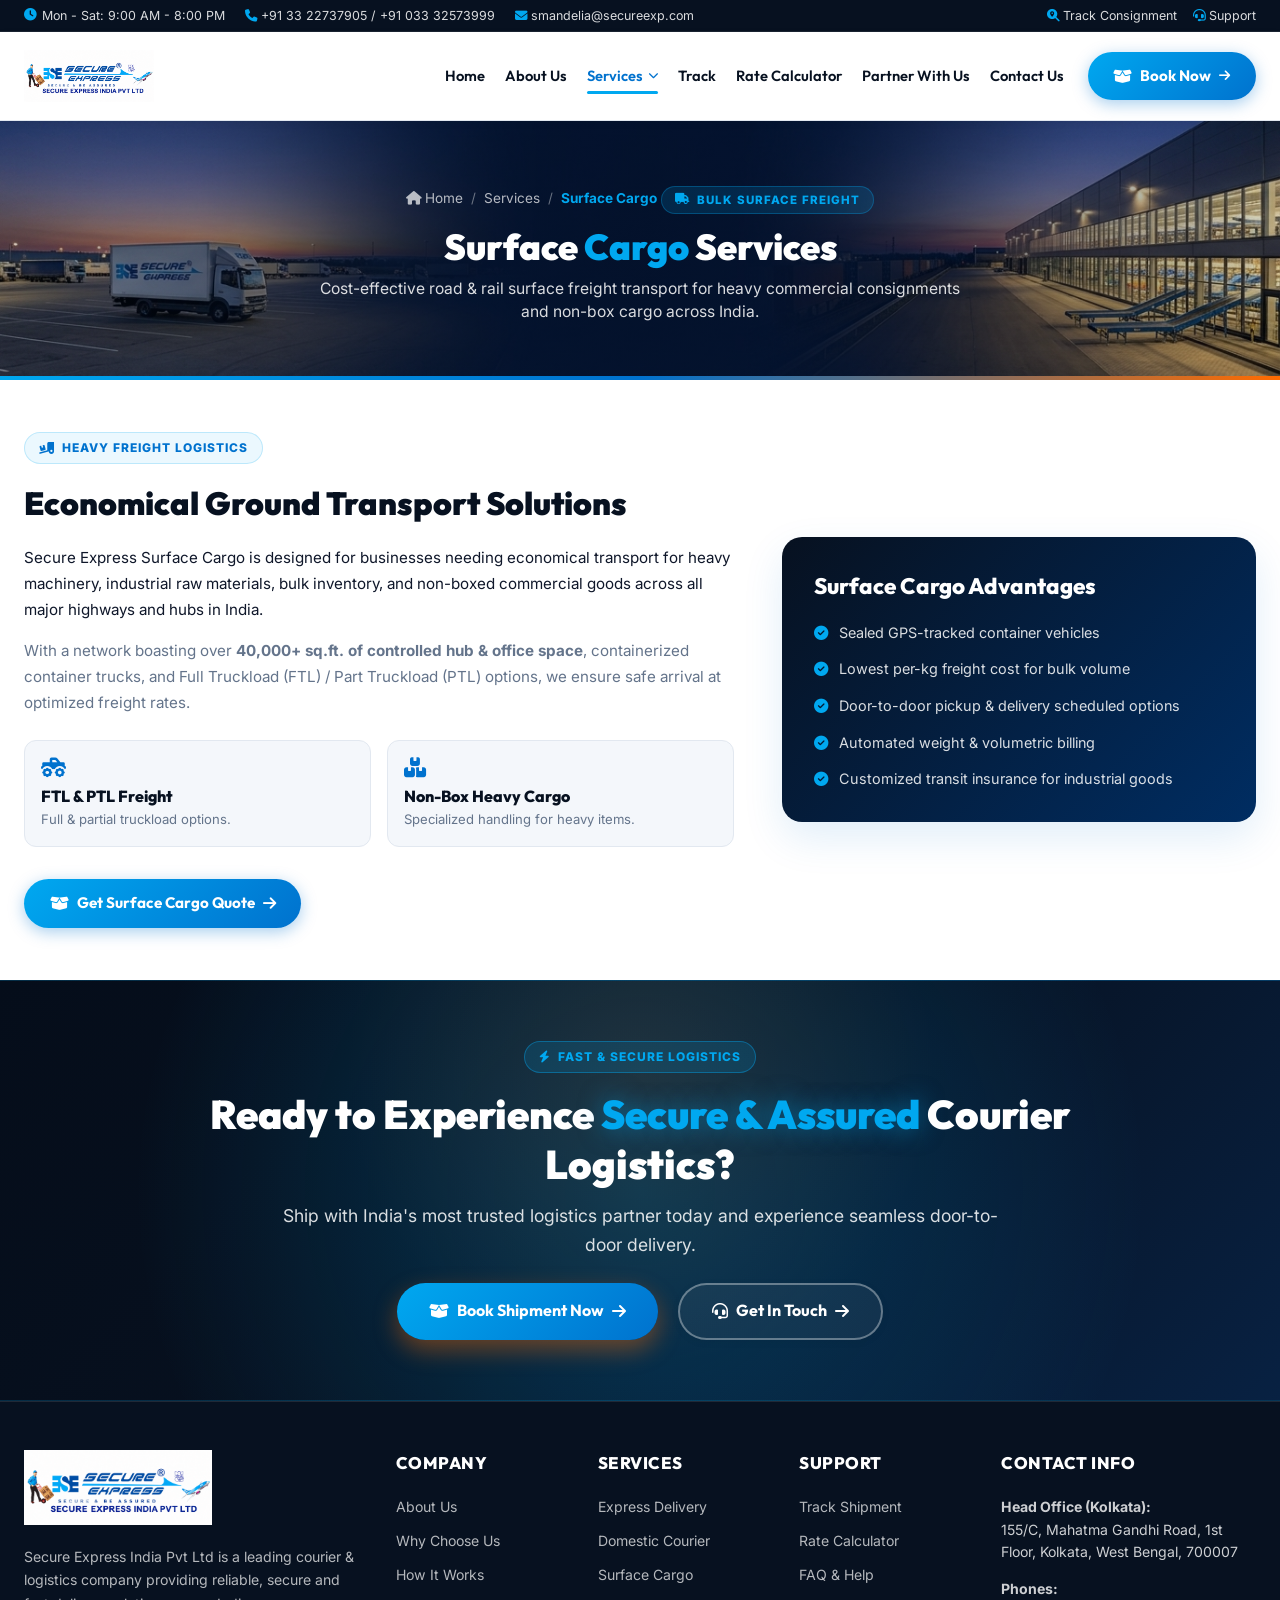
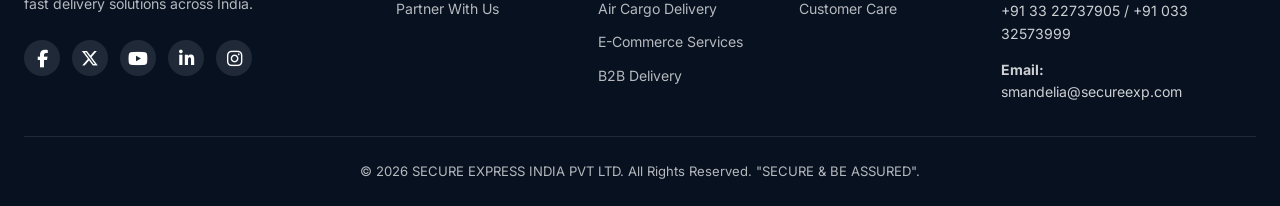
<file: surface-delivery.html>
<!DOCTYPE html>
<html lang="en">
<head>
  <meta charset="UTF-8">
  <meta name="viewport" content="width=device-width, initial-scale=1.0">
  <title>Surface Cargo Services | SECURE EXPRESS INDIA PVT LTD</title>
  <meta name="description" content="Cost-effective Surface Cargo and heavy transport logistics across India by Secure Express India Pvt Ltd. Full Truckload (FTL) and Part Truckload (PTL) solutions.">
  <link rel="stylesheet" href="css/style.css">
  <link rel="stylesheet" href="css/animations.css">
  <link rel="stylesheet" href="https://cdnjs.cloudflare.com/ajax/libs/font-awesome/6.5.1/css/all.min.css">
  <link rel="preconnect" href="https://fonts.googleapis.com">
  <link rel="preconnect" href="https://fonts.gstatic.com" crossorigin>
  <link href="https://fonts.googleapis.com/css2?family=Plus+Jakarta+Sans:wght@400;500;600;700;800&family=Outfit:wght@600;700;800;900&display=swap" rel="stylesheet">
  <style>
    .page-banner {
      background: radial-gradient(circle at center, rgba(3, 15, 38, 0.72) 0%, rgba(3, 15, 38, 0.45) 55%, rgba(3, 15, 38, 0.15) 100%), url('images/services_breadcrumbs_bg.jpg') center center / cover no-repeat;
      color: #FFFFFF;
      padding: 4rem 0 3.5rem 0;
      text-align: center;
      position: relative;
      overflow: hidden;
    }
  </style>
</head>
<body>

  <!-- Top Bar -->
  <div class="top-bar">
    <div class="container">
      <div class="top-bar-flex">
        <div class="top-info">
          <span><i class="fas fa-clock"></i> Mon - Sat: 9:00 AM - 8:00 PM</span>
          <span><a href="tel:+913322737905" style="color:inherit; text-decoration:none;"><i class="fas fa-phone-alt fa-phone"></i> +91 33 22737905 / +91 033 32573999</a></span>
          <span><a href="mailto:smandelia@secureexp.com" style="color:inherit; text-decoration:none;"><i class="fas fa-envelope"></i> smandelia@secureexp.com</a></span>
        </div>
        <div class="top-links">
          <a href="index.html#track"><i class="fas fa-search-location"></i> Track Consignment</a>
          <a href="contact.html"><i class="fas fa-headset"></i> Support</a>
        </div>
      </div>
    </div>
  </div>

  <!-- Header Navbar -->
  <header class="navbar" id="mainHeader">
    <div class="container navbar-container">
      <a href="index.html" class="brand-logo">
        <img src="images/logo/logo.png" alt="SECURE EXPRESS INDIA PVT LTD" style="height:52px;">
      </a>

      <nav class="nav-menu" id="navMenu">
        <a href="index.html" class="nav-link">Home</a>
        <a href="about.html" class="nav-link">About Us</a>
        
        <div class="nav-item">
          <a href="services.html" class="nav-link active">Services <i class="fas fa-chevron-down" style="font-size: 0.65rem;"></i></a>
          <div class="dropdown-menu">
            <a href="express-delivery.html" class="dropdown-item">Express Delivery</a>
            <a href="domestic-delivery.html" class="dropdown-item">Domestic Courier</a>
            <a href="surface-delivery.html" class="dropdown-item">Surface Cargo</a>
            <a href="air-delivery.html" class="dropdown-item">Air Cargo Delivery</a>
            <a href="ecommerce-delivery.html" class="dropdown-item">E-Commerce Fulfillment</a>
            <a href="b2b-delivery.html" class="dropdown-item">B2B Delivery</a>
          </div>
        </div>

        <a href="index.html#track" class="nav-link">Track</a>
        <a href="index.html#calculator" class="nav-link">Rate Calculator</a>
        <a href="contact.html" class="nav-link">Partner With Us</a>
        <a href="contact.html" class="nav-link">Contact Us</a>
      </nav>

      <div style="display: flex; align-items: center; gap: 1rem;">
        <a href="contact.html" class="btn btn-accent"><i class="fas fa-box-open"></i> Book Now <i class="fas fa-arrow-right" style="font-size:0.8rem;"></i></a>
      </div>
    </div>
  </header>

  <!-- Page Banner -->
  <section class="page-banner">
    <div class="container">
      <div class="breadcrumb" style="justify-content: center; margin-bottom: 0.75rem; font-size: 0.85rem;">
        <a href="index.html" style="color: rgba(255,255,255,0.7);"><i class="fas fa-home"></i> Home</a>
        <span style="color: rgba(255,255,255,0.4);">/</span>
        <a href="services.html" style="color: rgba(255,255,255,0.7);">Services</a>
        <span style="color: rgba(255,255,255,0.4);">/</span>
        <span style="color: var(--primary-cyan); font-weight: 700;">Surface Cargo</span>
      </div>

      <div class="sub-badge" style="background:rgba(0,168,240,0.15); color:var(--primary-cyan); border-color:rgba(0,168,240,0.3); margin-bottom:0.6rem; display:inline-flex; padding:0.25rem 0.85rem; font-size:0.72rem;"><i class="fas fa-truck"></i> BULK SURFACE FREIGHT</div>
      
      <h1 style="font-family:var(--font-heading); font-size:2.25rem; font-weight:900; color:#FFF; margin-bottom:0.5rem; line-height:1.25;">
        Surface <span style="color:var(--primary-cyan);">Cargo</span> Services
      </h1>
      
      <p style="font-size:0.98rem; color:rgba(255,255,255,0.85); max-width:650px; margin:0 auto; line-height:1.5;">
        Cost-effective road &amp; rail surface freight transport for heavy commercial consignments and non-box cargo across India.
      </p>
    </div>
  </section>

  <!-- Main Service Content -->
  <section class="section" style="background:#FFFFFF;">
    <div class="container">
      <div style="display:grid; grid-template-columns:1.2fr 0.8fr; gap:3rem; align-items:center;">
        <div>
          <div class="sub-badge"><i class="fas fa-truck-loading"></i> HEAVY FREIGHT LOGISTICS</div>
          <h2 style="font-family:var(--font-heading); font-size:2rem; font-weight:900; color:var(--navy-deep); margin-bottom:1rem;">
            Economical Ground Transport Solutions
          </h2>

          <p style="font-size:0.95rem; color:var(--text-main); line-height:1.7; margin-bottom:1rem;">
            Secure Express Surface Cargo is designed for businesses needing economical transport for heavy machinery, industrial raw materials, bulk inventory, and non-boxed commercial goods across all major highways and hubs in India.
          </p>

          <p style="font-size:0.95rem; color:var(--text-muted); line-height:1.7; margin-bottom:1.5rem;">
            With a network boasting over <strong>40,000+ sq.ft. of controlled hub &amp; office space</strong>, containerized container trucks, and Full Truckload (FTL) / Part Truckload (PTL) options, we ensure safe arrival at optimized freight rates.
          </p>

          <div style="display:grid; grid-template-columns:1fr 1fr; gap:1rem; margin-bottom:2rem;">
            <div style="background:var(--bg-light); padding:1rem; border-radius:var(--radius); border:1px solid var(--border-light);">
              <i class="fas fa-truck-monster" style="font-size:1.25rem; color:var(--primary-blue); margin-bottom:0.35rem;"></i>
              <h4 style="font-family:var(--font-heading); font-size:1rem; font-weight:800; color:var(--navy-deep);">FTL &amp; PTL Freight</h4>
              <p style="font-size:0.82rem; color:var(--text-muted); margin:0;">Full &amp; partial truckload options.</p>
            </div>
            <div style="background:var(--bg-light); padding:1rem; border-radius:var(--radius); border:1px solid var(--border-light);">
              <i class="fas fa-boxes" style="font-size:1.25rem; color:var(--primary-blue); margin-bottom:0.35rem;"></i>
              <h4 style="font-family:var(--font-heading); font-size:1rem; font-weight:800; color:var(--navy-deep);">Non-Box Heavy Cargo</h4>
              <p style="font-size:0.82rem; color:var(--text-muted); margin:0;">Specialized handling for heavy items.</p>
            </div>
          </div>

          <a href="contact.html" class="btn btn-accent"><i class="fas fa-box-open"></i> Get Surface Cargo Quote <i class="fas fa-arrow-right"></i></a>
        </div>

        <div>
          <div style="background:linear-gradient(135deg, var(--navy-deep) 0%, var(--primary-dark) 100%); color:#FFF; padding:2rem; border-radius:var(--radius-lg); box-shadow:var(--shadow-lg);">
            <h3 style="font-family:var(--font-heading); font-size:1.4rem; font-weight:800; color:#FFF; margin-bottom:1rem;">
              Surface Cargo Advantages
            </h3>
            
            <ul style="display:flex; flex-direction:column; gap:0.85rem; font-size:0.9rem; color:rgba(255,255,255,0.85);">
              <li><i class="fas fa-check-circle" style="color:var(--primary-cyan); margin-right:0.4rem;"></i> Sealed GPS-tracked container vehicles</li>
              <li><i class="fas fa-check-circle" style="color:var(--primary-cyan); margin-right:0.4rem;"></i> Lowest per-kg freight cost for bulk volume</li>
              <li><i class="fas fa-check-circle" style="color:var(--primary-cyan); margin-right:0.4rem;"></i> Door-to-door pickup &amp; delivery scheduled options</li>
              <li><i class="fas fa-check-circle" style="color:var(--primary-cyan); margin-right:0.4rem;"></i> Automated weight &amp; volumetric billing</li>
              <li><i class="fas fa-check-circle" style="color:var(--primary-cyan); margin-right:0.4rem;"></i> Customized transit insurance for industrial goods</li>
            </ul>
          </div>
        </div>
      </div>
    </div>
  </section>

  <!-- CTA Banner -->
  <section class="cta-banner-full" id="cta-banner">
    <div class="container">
      <div class="cta-content-center">
        <div class="sub-badge" style="background:rgba(0,168,240,0.15); color:var(--primary-cyan); border-color:rgba(0,168,240,0.4); margin-bottom:1rem; display:inline-flex;"><i class="fas fa-bolt"></i> FAST &amp; SECURE LOGISTICS</div>
        
        <h2 style="font-family:var(--font-heading); font-size:2.5rem; font-weight:900; color:#FFF; line-height:1.25; margin-bottom:0.85rem;">
          Ready to Experience <span style="color:var(--primary-cyan); text-shadow:0 0 25px rgba(0,168,240,0.5);">Secure &amp; Assured</span> Courier Logistics?
        </h2>
        
        <p style="font-size:1.1rem; color:rgba(255,255,255,0.85); margin-bottom:1.5rem; max-width:720px; margin-left:auto; margin-right:auto;">
          Ship with India's most trusted logistics partner today and experience seamless door-to-door delivery.
        </p>

        <div style="display:flex; gap:1.25rem; justify-content:center; flex-wrap:wrap;">
          <a href="contact.html" class="btn btn-accent" style="box-shadow:0 10px 25px rgba(255,107,0,0.4); padding:0.85rem 2rem; font-size:1rem;"><i class="fas fa-box-open"></i> Book Shipment Now <i class="fas fa-arrow-right"></i></a>
          <a href="contact.html" class="btn btn-outline" style="color:#FFF; border-color:rgba(255,255,255,0.35); background:rgba(255,255,255,0.05); padding:0.85rem 2rem; font-size:1rem;"><i class="fas fa-headset"></i> Get In Touch <i class="fas fa-arrow-right"></i></a>
        </div>
      </div>
    </div>
  </section>

  <!-- 5-Column Footer -->
  <footer class="footer-5-col">
    <div class="container">
      <div class="footer-grid-5">
        <div>
          <img src="images/logo/logo.png" alt="SECURE EXPRESS Logo" class="footer-logo" style="margin-bottom:1.25rem; max-height:75px;">
          <p style="font-size:0.88rem; line-height:1.7; margin-bottom:1.5rem;">
            Secure Express India Pvt Ltd is a leading courier &amp; logistics company providing reliable, secure and fast delivery solutions across India.
          </p>
          <div class="footer-social-links">
            <a href="#" aria-label="Facebook"><i class="fab fa-facebook-f"></i></a>
            <a href="#" aria-label="X (Twitter)"><i class="fab fa-x-twitter"></i></a>
            <a href="#" aria-label="YouTube"><i class="fab fa-youtube"></i></a>
            <a href="#" aria-label="LinkedIn"><i class="fab fa-linkedin-in"></i></a>
            <a href="#" aria-label="Instagram"><i class="fab fa-instagram"></i></a>
          </div>
        </div>
        <div>
          <h4 class="footer-col-title">Company</h4>
          <ul class="footer-links-list">
            <li><a href="about.html">About Us</a></li>
            <li><a href="index.html#why-us">Why Choose Us</a></li>
            <li><a href="index.html#how-it-works">How It Works</a></li>
            <li><a href="contact.html">Partner With Us</a></li>
          </ul>
        </div>
        <div>
          <h4 class="footer-col-title">Services</h4>
          <ul class="footer-links-list">
            <li><a href="express-delivery.html">Express Delivery</a></li>
            <li><a href="domestic-delivery.html">Domestic Courier</a></li>
            <li><a href="surface-delivery.html">Surface Cargo</a></li>
            <li><a href="air-delivery.html">Air Cargo Delivery</a></li>
            <li><a href="ecommerce-delivery.html">E-Commerce Services</a></li>
            <li><a href="b2b-delivery.html">B2B Delivery</a></li>
          </ul>
        </div>
        <div>
          <h4 class="footer-col-title">Support</h4>
          <ul class="footer-links-list">
            <li><a href="index.html#track">Track Shipment</a></li>
            <li><a href="index.html#calculator">Rate Calculator</a></li>
            <li><a href="index.html#faq">FAQ &amp; Help</a></li>
            <li><a href="contact.html">Customer Care</a></li>
          </ul>
        </div>
        <div>
          <h4 class="footer-col-title">Contact Info</h4>
          <div style="display:flex; flex-direction:column; gap:0.85rem; font-size:0.88rem; color:rgba(255,255,255,0.8);">
            <div><strong>Head Office (Kolkata):</strong><br>155/C, Mahatma Gandhi Road, 1st Floor, Kolkata, West Bengal, 700007</div>
            <div><strong>Phones:</strong><br>+91 33 22737905 / +91 033 32573999</div>
            <div><strong>Email:</strong><br>smandelia@secureexp.com</div>
          </div>
        </div>
      </div>
      <div style="border-top:1px solid rgba(255,255,255,0.1); padding-top:1.5rem; text-align:center; font-size:0.82rem;">
        <p>&copy; 2026 SECURE EXPRESS INDIA PVT LTD. All Rights Reserved. "SECURE &amp; BE ASSURED".</p>
      </div>
    </div>
  </footer>

</body>
</html>
</file>
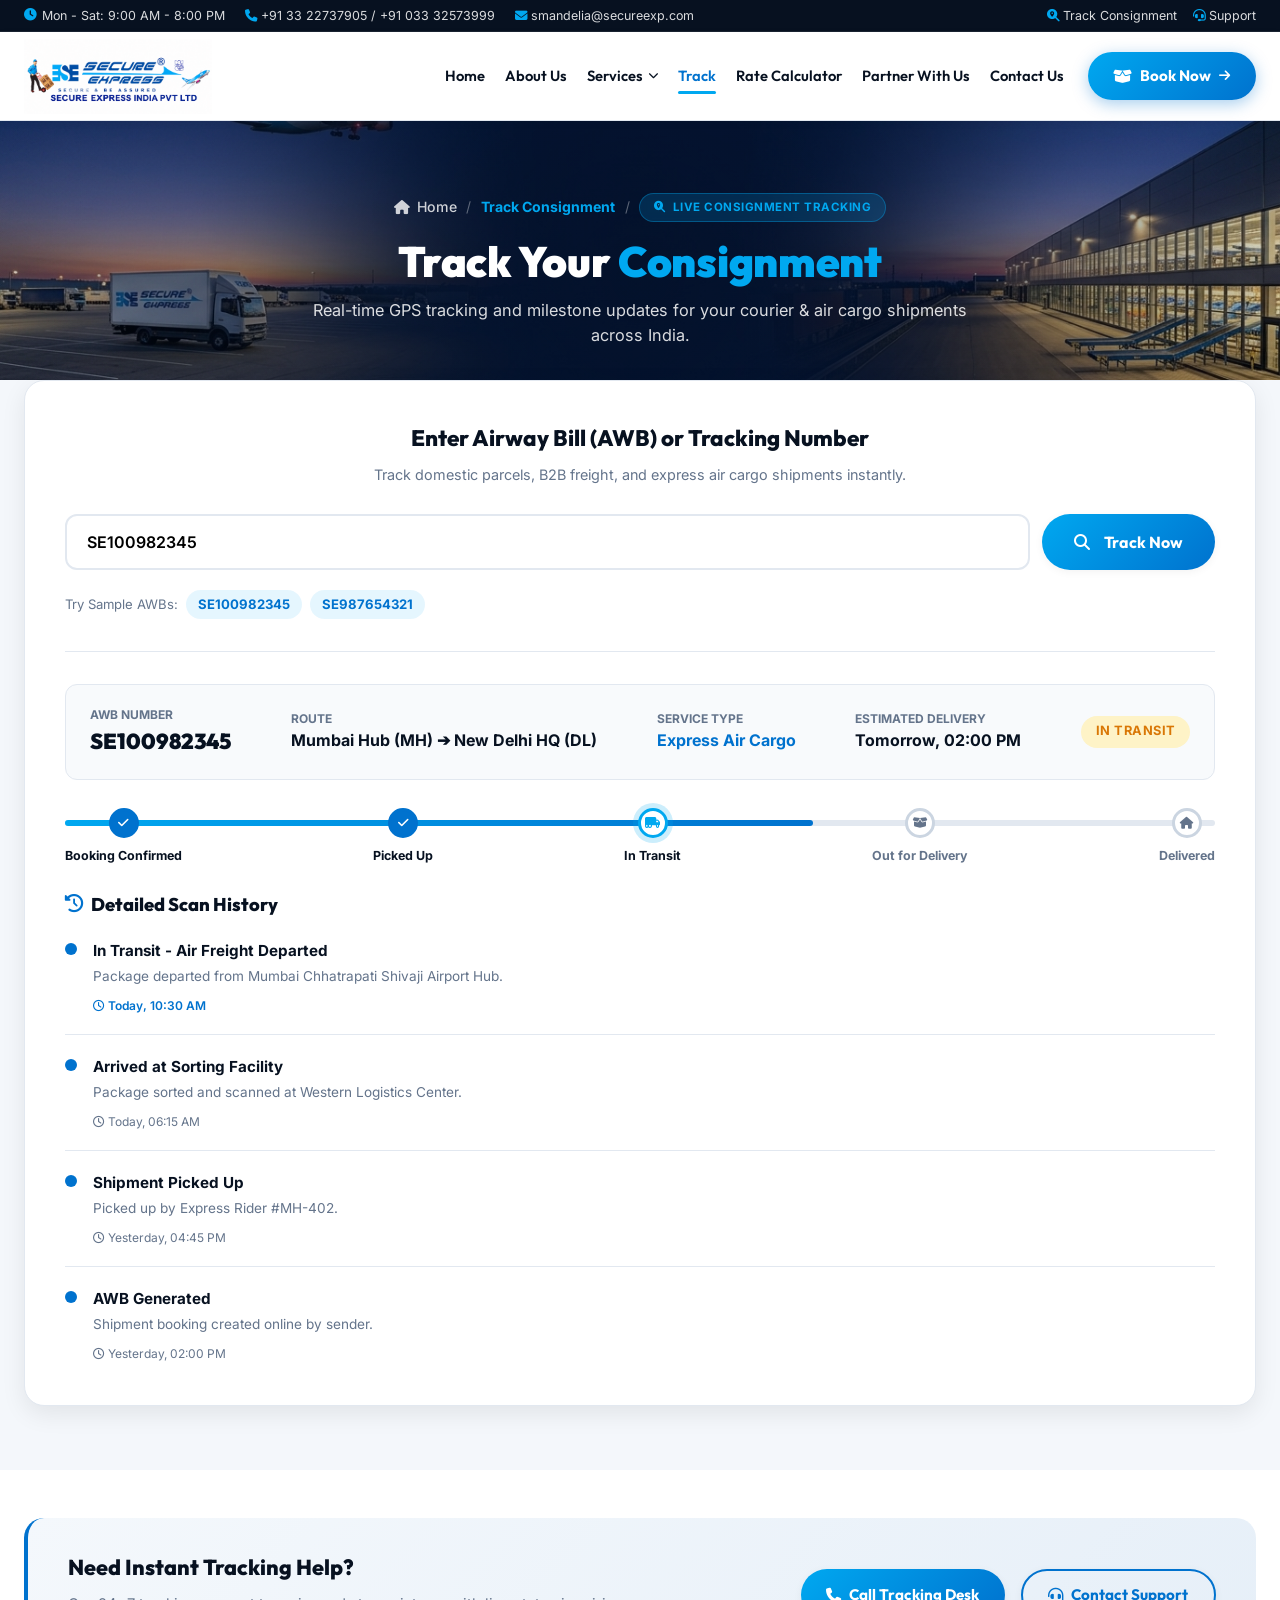
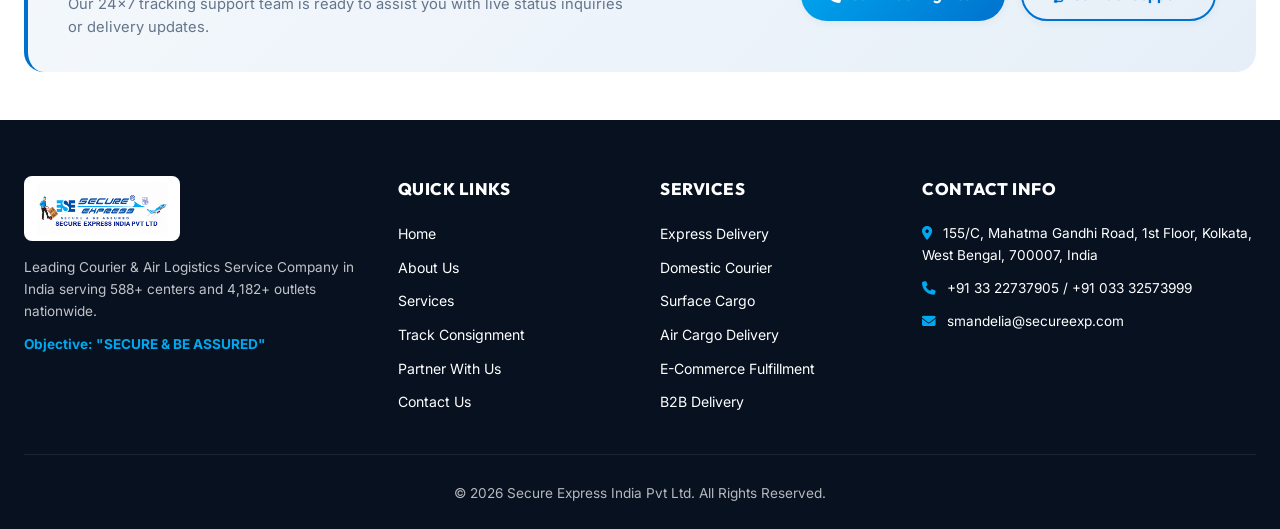
<file: tracking.html>
<!DOCTYPE html>
<html lang="en">
<head>
  <meta charset="UTF-8">
  <meta name="viewport" content="width=device-width, initial-scale=1.0">
  <title>Track Consignment | SECURE EXPRESS INDIA PVT LTD - Live Air & Surface Tracking</title>
  <meta name="description" content="Track your consignment, courier, or air cargo live with Secure Express India Pvt Ltd. Enter your AWB number for real-time status and milestone updates across 20,000+ pin-codes.">
  <link rel="stylesheet" href="css/style.css">
  <link rel="stylesheet" href="css/animations.css">
  <link rel="stylesheet" href="https://cdnjs.cloudflare.com/ajax/libs/font-awesome/6.5.1/css/all.min.css">
  <link rel="preconnect" href="https://fonts.googleapis.com">
  <link rel="preconnect" href="https://fonts.gstatic.com" crossorigin>
  <link href="https://fonts.googleapis.com/css2?family=Plus+Jakarta+Sans:wght@400;500;600;700;800&family=Outfit:wght@600;700;800;900&display=swap" rel="stylesheet">
  <style>
    .page-banner {
      background: radial-gradient(circle at center, rgba(3, 15, 38, 0.72) 0%, rgba(3, 15, 38, 0.45) 55%, rgba(3, 15, 38, 0.15) 100%), url('images/services_breadcrumbs_bg.jpg') center center / cover no-repeat;
      color: #FFFFFF;
      padding: 4.5rem 0 5.5rem 0;
      text-align: center;
      position: relative;
      overflow: hidden;
    }
    .page-banner::after {
      content: '';
      position: absolute;
      bottom: 0;
      left: 0;
      right: 0;
      height: 4px;
      background: linear-gradient(90deg, var(--primary-cyan), var(--primary-blue), var(--accent-orange));
    }
  </style>
</head>
<body>

  <!-- Top Bar -->
  <div class="top-bar">
    <div class="container">
      <div class="top-bar-flex">
        <div class="top-info">
          <span><i class="fas fa-clock"></i> Mon - Sat: 9:00 AM - 8:00 PM</span>
          <span><a href="tel:+913322737905" style="color:inherit; text-decoration:none;"><i class="fas fa-phone-alt fa-phone"></i> +91 33 22737905 / +91 033 32573999</a></span>
          <span><a href="mailto:smandelia@secureexp.com" style="color:inherit; text-decoration:none;"><i class="fas fa-envelope"></i> smandelia@secureexp.com</a></span>
        </div>
        <div class="top-links">
          <a href="tracking.html"><i class="fas fa-search-location"></i> Track Consignment</a>
          <a href="contact.html"><i class="fas fa-headset"></i> Support</a>
        </div>
      </div>
    </div>
  </div>

  <!-- Header Navbar -->
  <header class="navbar" id="mainHeader">
    <div class="container navbar-container">
      <a href="index.html" class="brand-logo">
        <img src="images/logo/logo.png" alt="SECURE EXPRESS INDIA PVT LTD" style="height:75px;">
      </a>

      <nav class="nav-menu" id="navMenu">
        <a href="index.html" class="nav-link">Home</a>
        <a href="about.html" class="nav-link">About Us</a>
        
        <div class="nav-item">
          <a href="services.html" class="nav-link">Services <i class="fas fa-chevron-down" style="font-size: 0.65rem;"></i></a>
          <div class="dropdown-menu">
            <a href="express-delivery.html" class="dropdown-item">Express Delivery</a>
            <a href="domestic-delivery.html" class="dropdown-item">Domestic Courier</a>
            <a href="surface-delivery.html" class="dropdown-item">Surface Cargo</a>
            <a href="air-delivery.html" class="dropdown-item">Air Cargo Delivery</a>
            <a href="ecommerce-delivery.html" class="dropdown-item">E-Commerce Fulfillment</a>
            <a href="b2b-delivery.html" class="dropdown-item">B2B Delivery</a>
          </div>
        </div>

        <a href="tracking.html" class="nav-link active">Track</a>
        <a href="index.html#calculator" class="nav-link">Rate Calculator</a>
        <a href="partner.html" class="nav-link">Partner With Us</a>
        <a href="contact.html" class="nav-link">Contact Us</a>
      </nav>

      <div style="display: flex; align-items: center; gap: 1rem;">
        <a href="contact.html" class="btn btn-accent"><i class="fas fa-box-open"></i> Book Now <i class="fas fa-arrow-right" style="font-size:0.8rem;"></i></a>
      </div>
    </div>
  </header>

  <!-- Page Hero Banner -->
  <section class="page-banner">
    <div class="container">
      <div class="breadcrumb-row-center">
        <a href="index.html" class="breadcrumb-item"><i class="fas fa-home"></i> Home</a>
        <span class="breadcrumb-sep">/</span>
        <span class="breadcrumb-item active">Track Consignment</span>
        <span class="breadcrumb-sep">/</span>
        <div class="breadcrumb-badge"><i class="fas fa-search-location"></i> LIVE CONSIGNMENT TRACKING</div>
      </div>
      
      <h1 style="font-family:var(--font-heading); font-size:2.65rem; font-weight:900; color:#FFF; margin-bottom:0.6rem; line-height:1.25; letter-spacing: -0.3px;">
        Track Your <span style="color:var(--primary-cyan);">Consignment</span>
      </h1>
      
      <p style="font-size:1.02rem; color:rgba(255,255,255,0.85); max-width:680px; margin:0 auto; line-height:1.55;">
        Real-time GPS tracking and milestone updates for your courier &amp; air cargo shipments across India.
      </p>
    </div>
  </section>

  <!-- Tracking Console Main Section -->
  <section class="section" style="background:var(--bg-light); padding-top:0; padding-bottom:4rem;">
    <div class="container">
      <div class="tracking-card-container">
        
        <div style="text-align:center; margin-bottom:1.75rem;">
          <h3 style="font-family:var(--font-heading); font-size:1.4rem; font-weight:800; color:var(--navy-deep); margin-bottom:0.35rem;">
            Enter Airway Bill (AWB) or Tracking Number
          </h3>
          <p style="font-size:0.9rem; color:var(--text-muted);">
            Track domestic parcels, B2B freight, and express air cargo shipments instantly.
          </p>
        </div>

        <div class="tracking-input-group">
          <input type="text" id="trackingInput" placeholder="Enter AWB / Docket Number (e.g. SE100982345)" value="SE100982345">
          <button type="button" id="trackBtn" class="btn btn-primary" style="padding:0 2rem; font-size:1rem;">
            <i class="fas fa-search" style="margin-right:0.4rem;"></i> Track Now
          </button>
        </div>

        <div class="sample-awb-tags">
          <span>Try Sample AWBs:</span>
          <span class="sample-tag">SE100982345</span>
          <span class="sample-tag">SE987654321</span>
        </div>

        <!-- Live Results Container -->
        <div id="trackingResultBox" class="tracking-result-box active">
          
          <div style="display:flex; justify-content:space-between; align-items:center; flex-wrap:wrap; gap:1rem; padding:1.25rem 1.5rem; background:#F8FAFC; border-radius:var(--radius); border:1px solid var(--border-light); margin-bottom:1.75rem;">
            <div>
              <div style="font-size:0.75rem; color:var(--text-muted); font-weight:700; text-transform:uppercase;">AWB NUMBER</div>
              <div id="resAwb" style="font-family:var(--font-heading); font-size:1.35rem; font-weight:900; color:var(--navy-deep);">SE100982345</div>
            </div>
            <div>
              <div style="font-size:0.75rem; color:var(--text-muted); font-weight:700; text-transform:uppercase;">ROUTE</div>
              <div id="resRoute" style="font-weight:700; color:var(--navy-deep);">Mumbai Hub (MH) ➔ New Delhi HQ (DL)</div>
            </div>
            <div>
              <div style="font-size:0.75rem; color:var(--text-muted); font-weight:700; text-transform:uppercase;">SERVICE TYPE</div>
              <div id="resService" style="font-weight:700; color:var(--primary-blue);">Express Air Cargo</div>
            </div>
            <div>
              <div style="font-size:0.75rem; color:var(--text-muted); font-weight:700; text-transform:uppercase;">ESTIMATED DELIVERY</div>
              <div id="resEst" style="font-weight:700; color:var(--navy-deep);">Tomorrow, 02:00 PM</div>
            </div>
            <div>
              <span id="resStatusPill" class="status-pill status-in-transit">In Transit</span>
            </div>
          </div>

          <!-- Progress Bar Timeline -->
          <div class="tracking-timeline-bar">
            <div class="progress-track-bg">
              <div id="progressLineActive" class="progress-line-active" style="width: 65%;"></div>
              <div class="step-points-grid">
                <div class="step-point completed">
                  <div class="step-dot"><i class="fas fa-check"></i></div>
                  <div class="step-label">Booking Confirmed</div>
                </div>
                <div class="step-point completed">
                  <div class="step-dot"><i class="fas fa-check"></i></div>
                  <div class="step-label">Picked Up</div>
                </div>
                <div class="step-point current">
                  <div class="step-dot"><i class="fas fa-truck-moving"></i></div>
                  <div class="step-label">In Transit</div>
                </div>
                <div class="step-point">
                  <div class="step-dot"><i class="fas fa-box-open"></i></div>
                  <div class="step-label">Out for Delivery</div>
                </div>
                <div class="step-point">
                  <div class="step-dot"><i class="fas fa-home"></i></div>
                  <div class="step-label">Delivered</div>
                </div>
              </div>
            </div>
          </div>

          <!-- Activity Log History -->
          <div style="margin-top:4rem;">
            <h4 style="font-family:var(--font-heading); font-size:1.15rem; font-weight:800; color:var(--navy-deep); margin-bottom:1.25rem; display:flex; align-items:center; gap:0.5rem;">
              <i class="fas fa-history" style="color:var(--primary-blue);"></i> Detailed Scan History
            </h4>

            <div id="historyList" style="display:flex; flex-direction:column; gap:1.25rem;">
              <div class="history-item" style="display:flex; gap:1rem; padding-bottom:1rem; border-bottom:1px solid #E2E8F0;">
                <div class="history-dot" style="width:12px; height:12px; border-radius:50%; background:var(--primary-blue); margin-top:4px;"></div>
                <div class="history-detail">
                  <h5 style="font-size:0.95rem; font-weight:700; color:var(--navy-deep); margin-bottom:0.2rem;">In Transit - Air Freight Departed</h5>
                  <p style="font-size:0.85rem; color:var(--text-muted); margin-bottom:0.25rem;">Package departed from Mumbai Chhatrapati Shivaji Airport Hub.</p>
                  <span style="font-size:0.75rem; color:var(--primary-blue); font-weight:600;"><i class="far fa-clock"></i> Today, 10:30 AM</span>
                </div>
              </div>

              <div class="history-item" style="display:flex; gap:1rem; padding-bottom:1rem; border-bottom:1px solid #E2E8F0;">
                <div class="history-dot" style="width:12px; height:12px; border-radius:50%; background:var(--primary-blue); margin-top:4px;"></div>
                <div class="history-detail">
                  <h5 style="font-size:0.95rem; font-weight:700; color:var(--navy-deep); margin-bottom:0.2rem;">Arrived at Sorting Facility</h5>
                  <p style="font-size:0.85rem; color:var(--text-muted); margin-bottom:0.25rem;">Package sorted and scanned at Western Logistics Center.</p>
                  <span style="font-size:0.75rem; color:var(--text-muted);"><i class="far fa-clock"></i> Today, 06:15 AM</span>
                </div>
              </div>

              <div class="history-item" style="display:flex; gap:1rem; padding-bottom:1rem; border-bottom:1px solid #E2E8F0;">
                <div class="history-dot" style="width:12px; height:12px; border-radius:50%; background:var(--primary-blue); margin-top:4px;"></div>
                <div class="history-detail">
                  <h5 style="font-size:0.95rem; font-weight:700; color:var(--navy-deep); margin-bottom:0.2rem;">Shipment Picked Up</h5>
                  <p style="font-size:0.85rem; color:var(--text-muted); margin-bottom:0.25rem;">Picked up by Express Rider #MH-402.</p>
                  <span style="font-size:0.75rem; color:var(--text-muted);"><i class="far fa-clock"></i> Yesterday, 04:45 PM</span>
                </div>
              </div>

              <div class="history-item" style="display:flex; gap:1rem;">
                <div class="history-dot" style="width:12px; height:12px; border-radius:50%; background:var(--primary-blue); margin-top:4px;"></div>
                <div class="history-detail">
                  <h5 style="font-size:0.95rem; font-weight:700; color:var(--navy-deep); margin-bottom:0.2rem;">AWB Generated</h5>
                  <p style="font-size:0.85rem; color:var(--text-muted); margin-bottom:0.25rem;">Shipment booking created online by sender.</p>
                  <span style="font-size:0.75rem; color:var(--text-muted);"><i class="far fa-clock"></i> Yesterday, 02:00 PM</span>
                </div>
              </div>
            </div>
          </div>

        </div>

      </div>
    </div>
  </section>

  <!-- Support & Helpline Card -->
  <section class="section" style="background:#FFFFFF; padding:3rem 0;">
    <div class="container">
      <div style="display:grid; grid-template-columns:1fr 1fr; gap:2rem; align-items:center; background:linear-gradient(135deg, #F4F8FC 0%, #E6EFF8 100%); border-left:4px solid var(--primary-blue); border-radius:var(--radius-lg); padding:2rem 2.5rem;">
        <div>
          <h3 style="font-family:var(--font-heading); font-size:1.35rem; font-weight:800; color:var(--navy-deep); margin-bottom:0.5rem;">
            Need Instant Tracking Help?
          </h3>
          <p style="font-size:0.92rem; color:var(--text-muted); margin:0;">
            Our 24x7 tracking support team is ready to assist you with live status inquiries or delivery updates.
          </p>
        </div>
        <div style="display:flex; justify-content:flex-end; gap:1rem; flex-wrap:wrap;">
          <a href="tel:+913322737905" class="btn btn-primary"><i class="fas fa-phone-alt fa-phone"></i> Call Tracking Desk</a>
          <a href="contact.html" class="btn btn-outline" style="border-color:var(--primary-blue); color:var(--primary-blue);"><i class="fas fa-headset"></i> Contact Support</a>
        </div>
      </div>
    </div>
  </section>

  <!-- Footer -->
  <footer class="footer" style="background:var(--navy-deep); color:#FFF; padding:3.5rem 0 1.5rem 0;">
    <div class="container">
      <div class="footer-grid" style="display:grid; grid-template-columns:1.2fr 0.8fr 0.8fr 1.2fr; gap:2.5rem; margin-bottom:2.5rem;">
        
        <div>
          <img src="images/logo/logo.png" alt="SECURE EXPRESS INDIA PVT LTD" style="height:65px; background:#FFF; padding:0.4rem 0.8rem; border-radius:8px; margin-bottom:1rem;">
          <p style="font-size:0.85rem; color:rgba(255,255,255,0.75); line-height:1.6;">
            Leading Courier &amp; Air Logistics Service Company in India serving 588+ centers and 4,182+ outlets nationwide.
          </p>
          <div style="margin-top:0.75rem; font-size:0.85rem; font-weight:700; color:var(--primary-cyan);">
            Objective: "SECURE &amp; BE ASSURED"
          </div>
        </div>

        <div>
          <h4 class="footer-col-title">QUICK LINKS</h4>
          <div class="footer-links-list">
            <a href="index.html">Home</a>
            <a href="about.html">About Us</a>
            <a href="services.html">Services</a>
            <a href="tracking.html">Track Consignment</a>
            <a href="partner.html">Partner With Us</a>
            <a href="contact.html">Contact Us</a>
          </div>
        </div>

        <div>
          <h4 class="footer-col-title">SERVICES</h4>
          <div class="footer-links-list">
            <a href="express-delivery.html">Express Delivery</a>
            <a href="domestic-delivery.html">Domestic Courier</a>
            <a href="surface-delivery.html">Surface Cargo</a>
            <a href="air-delivery.html">Air Cargo Delivery</a>
            <a href="ecommerce-delivery.html">E-Commerce Fulfillment</a>
            <a href="b2b-delivery.html">B2B Delivery</a>
          </div>
        </div>

        <div>
          <h4 class="footer-col-title">CONTACT INFO</h4>
          <div class="footer-links-list" style="font-size:0.85rem; line-height:1.6;">
            <div><i class="fas fa-map-marker-alt" style="color:var(--primary-cyan); margin-right:0.4rem;"></i> 155/C, Mahatma Gandhi Road, 1st Floor, Kolkata, West Bengal, 700007, India</div>
            <div><a href="tel:+913322737905" style="color:inherit; text-decoration:none;"><i class="fas fa-phone-alt fa-phone" style="color:var(--primary-cyan); margin-right:0.4rem;"></i> +91 33 22737905 / +91 033 32573999</a></div>
            <div><a href="mailto:smandelia@secureexp.com" style="color:inherit; text-decoration:none;"><i class="fas fa-envelope" style="color:var(--primary-cyan); margin-right:0.4rem;"></i> smandelia@secureexp.com</a></div>
          </div>
        </div>

      </div>

      <div style="border-top:1px solid rgba(255,255,255,0.08); padding-top:1.75rem; text-align:center; font-size:0.85rem; color:rgba(255,255,255,0.7);">
        &copy; 2026 Secure Express India Pvt Ltd. All Rights Reserved.
      </div>
    </div>
  </footer>

  <script src="js/main.js"></script>
  <script src="js/tracking.js"></script>
</body>
</html>
</file>
<file: css/style.css>
/* ==========================================================================
   SECURE EXPRESS INDIA PVT LTD - MASTER STYLESHEET
   ========================================================================== */

@import url('https://fonts.googleapis.com/css2?family=Inter:wght@300;400;500;600;700;800&family=Outfit:wght@400;500;600;700;800;900&display=swap');

:root {
  /* Brand Palette */
  --primary-blue: #0072CE;
  --primary-cyan: #00A8F0;
  --primary-dark: #002D62;
  --navy-deep: #071120;
  --navy-card: #0F1C33;
  --navy-border: #1E2E4A;
  --accent-orange: #FF6B00;
  --accent-orange-hover: #E05D00;
  --accent-green: #10B981;
  
  /* Neutral Palette */
  --bg-light: #F4F7FB;
  --bg-card-light: #FFFFFF;
  --text-main: #0F172A;
  --text-muted: #64748B;
  --text-light: #94A3B8;
  --border-light: #E2E8F0;

  /* Typography */
  --font-heading: 'Outfit', sans-serif;
  --font-body: 'Inter', sans-serif;

  /* Elevation Shadows */
  --shadow-sm: 0 2px 8px rgba(0, 0, 0, 0.05);
  --shadow-md: 0 8px 24px rgba(0, 0, 0, 0.08);
  --shadow-lg: 0 16px 40px rgba(0, 114, 206, 0.12);
  --shadow-glow: 0 0 25px rgba(0, 168, 240, 0.35);

  /* Layout Variables */
  --transition: all 0.3s cubic-bezier(0.4, 0, 0.2, 1);
  --radius: 12px;
  --radius-lg: 20px;
}

/* Reset & Global Setup */
*, *::before, *::after {
  box-sizing: border-box;
  margin: 0;
  padding: 0;
}

html {
  scroll-behavior: smooth;
  font-size: 16px;
}

body {
  font-family: var(--font-body);
  color: var(--text-main);
  background-color: var(--bg-light);
  line-height: 1.6;
  overflow-x: hidden;
}

a {
  text-decoration: none;
  color: inherit;
  transition: var(--transition);
}

ul {
  list-style: none;
}

img {
  max-width: 100%;
  height: auto;
  display: block;
}

button, input, select, textarea {
  font-family: inherit;
  font-size: inherit;
  outline: none;
  border: none;
}

/* Container & Section Setup */
.container {
  width: 100%;
  max-width: 1280px;
  margin: 0 auto;
  padding: 0 1.5rem;
}

.section {
  padding: 3.25rem 0;
  position: relative;
}

.section-header {
  text-align: center;
  max-width: 720px;
  margin: 0 auto 2rem auto;
}

.sub-badge {
  display: inline-flex;
  align-items: center;
  gap: 0.4rem;
  padding: 0.35rem 0.9rem;
  background: rgba(0, 168, 240, 0.08);
  color: var(--primary-blue);
  border: 1px solid rgba(0, 168, 240, 0.2);
  border-radius: 50px;
  font-size: 0.75rem;
  font-weight: 800;
  text-transform: uppercase;
  letter-spacing: 1px;
  margin-bottom: 0.85rem;
}

.section-title {
  font-family: var(--font-heading);
  font-size: 2.35rem;
  font-weight: 800;
  color: var(--navy-deep);
  line-height: 1.25;
  margin-bottom: 0.85rem;
}

.section-subtitle {
  font-size: 1.05rem;
  color: var(--text-muted);
}

/* Page Banner */
.page-banner {
  background: radial-gradient(circle at center, rgba(3, 15, 38, 0.72) 0%, rgba(3, 15, 38, 0.45) 55%, rgba(3, 15, 38, 0.15) 100%), url('../images/services_breadcrumbs_bg.jpg') center center / cover no-repeat;
  color: #FFFFFF;
  padding: 4rem 0 3.5rem 0;
  text-align: center;
  position: relative;
  overflow: hidden;
}

.page-banner::after {
  content: '';
  position: absolute;
  bottom: 0;
  left: 0;
  right: 0;
  height: 4px;
  background: linear-gradient(90deg, var(--primary-cyan), var(--primary-blue), var(--accent-orange));
}

.page-banner-title {
  font-family: var(--font-heading);
  font-size: 2.8rem;
  font-weight: 900;
  margin-bottom: 0.75rem;
}

.breadcrumb-row-center {
  display: flex;
  align-items: center;
  justify-content: center;
  flex-wrap: wrap;
  gap: 0.6rem;
  margin-bottom: 0.85rem;
  font-size: 0.88rem;
}

.breadcrumb-item {
  color: rgba(255, 255, 255, 0.8);
  text-decoration: none;
  font-weight: 500;
  display: inline-flex;
  align-items: center;
  gap: 0.4rem;
  transition: var(--transition);
}

.breadcrumb-item:hover {
  color: var(--primary-cyan);
}

.breadcrumb-item.active {
  color: var(--primary-cyan);
  font-weight: 700;
}

.breadcrumb-sep {
  color: rgba(255, 255, 255, 0.35);
}

.breadcrumb-badge {
  background: rgba(0, 168, 240, 0.18);
  color: var(--primary-cyan);
  border: 1px solid rgba(0, 168, 240, 0.35);
  padding: 0.25rem 0.85rem;
  border-radius: 50px;
  font-size: 0.72rem;
  font-weight: 700;
  display: inline-flex;
  align-items: center;
  gap: 0.4rem;
  letter-spacing: 0.5px;
  backdrop-filter: blur(4px);
}

.breadcrumb {
  display: inline-flex;
  align-items: center;
  gap: 0.5rem;
  font-size: 0.95rem;
  color: rgba(255, 255, 255, 0.7);
}

.breadcrumb a {
  color: var(--primary-cyan);
}

/* Top Notification Bar */
.top-bar {
  background: var(--navy-deep);
  color: rgba(255, 255, 255, 0.85);
  font-size: 0.78rem;
  padding: 0.35rem 0;
  border-bottom: 1px solid rgba(255, 255, 255, 0.08);
  white-space: nowrap;
}

.top-bar-content, .top-bar-flex {
  display: flex;
  justify-content: space-between;
  align-items: center;
  flex-wrap: nowrap;
  gap: 1.25rem;
}

.top-info {
  display: flex;
  align-items: center;
  gap: 1.25rem;
  white-space: nowrap;
}

.top-info span {
  display: inline-flex;
  align-items: center;
  gap: 0.35rem;
}

.top-info span i, .top-links a i {
  color: var(--primary-cyan);
}

.top-links {
  display: flex;
  align-items: center;
  gap: 1rem;
  white-space: nowrap;
}

.top-links a:hover {
  color: var(--primary-cyan);
}

/* Navbar Header */
.navbar {
  position: sticky;
  top: 0;
  left: 0;
  right: 0;
  z-index: 1000;
  background: rgba(255, 255, 255, 0.98);
  backdrop-filter: blur(16px);
  border-bottom: 1px solid var(--border-light);
  box-shadow: var(--shadow-sm);
}

.navbar-container, .header-flex {
  display: flex;
  align-items: center;
  justify-content: space-between;
  height: 88px;
  gap: 1.5rem;
  flex-wrap: nowrap;
}

.brand-logo {
  display: flex;
  align-items: center;
  height: 75px;
  flex-shrink: 0;
}

.brand-logo img {
  height: 75px;
  max-height: 75px;
  width: auto;
  object-fit: contain;
}

.nav-menu {
  display: flex;
  align-items: center;
  gap: 1.25rem;
  flex-wrap: nowrap;
  margin-left: auto;
}

.nav-item {
  position: relative;
}

.nav-link {
  font-family: var(--font-heading);
  font-size: 0.92rem;
  font-weight: 600;
  color: var(--navy-deep);
  position: relative;
  padding: 0.4rem 0;
  display: inline-flex;
  align-items: center;
  gap: 0.3rem;
  white-space: nowrap;
}

.nav-link::after {
  content: '';
  position: absolute;
  bottom: 0;
  left: 0;
  width: 0;
  height: 3px;
  background: var(--primary-cyan);
  border-radius: 3px;
  transition: var(--transition);
}

.nav-link:hover, .nav-link.active {
  color: var(--primary-blue);
}

.nav-link:hover::after, .nav-link.active::after {
  width: 100%;
}

.dropdown-menu {
  position: absolute;
  top: 100%;
  left: 0;
  min-width: 210px;
  background: #FFFFFF;
  border-radius: var(--radius);
  box-shadow: 0 10px 30px rgba(0, 0, 0, 0.12);
  border: 1px solid var(--border-light);
  padding: 0.5rem 0;
  display: none;
  flex-direction: column;
  z-index: 1100;
}

.nav-item:hover .dropdown-menu {
  display: flex;
}

.dropdown-item {
  padding: 0.6rem 1.25rem;
  font-size: 0.88rem;
  font-weight: 600;
  white-space: nowrap;
  color: var(--navy-deep);
  transition: var(--transition);
}

.dropdown-item:hover {
  background: rgba(0, 168, 240, 0.08);
  color: var(--primary-blue);
  padding-left: 1.5rem;
}

/* Buttons */
.btn {
  display: inline-flex;
  align-items: center;
  justify-content: center;
  gap: 0.5rem;
  padding: 0.75rem 1.6rem;
  border-radius: 50px;
  font-family: var(--font-heading);
  font-weight: 700;
  font-size: 0.95rem;
  cursor: pointer;
  transition: var(--transition);
  box-shadow: var(--shadow-sm);
  white-space: nowrap;
}

.btn-primary {
  background: linear-gradient(135deg, var(--primary-cyan) 0%, var(--primary-blue) 100%);
  color: #FFFFFF;
}

.btn-primary:hover {
  transform: translateY(-2px);
  box-shadow: var(--shadow-glow);
}

.btn-accent {
  background: linear-gradient(135deg, var(--primary-cyan) 0%, var(--primary-blue) 100%);
  color: #FFFFFF;
  box-shadow: 0 4px 16px rgba(0, 114, 206, 0.35);
}

.btn-accent:hover {
  transform: translateY(-2px);
  background: linear-gradient(135deg, #00B6FF 0%, #005DB3 100%);
  box-shadow: 0 8px 24px rgba(0, 168, 240, 0.5);
}

.btn-outline {
  background: transparent;
  color: var(--primary-blue);
  border: 2px solid var(--primary-blue);
}

.btn-outline:hover {
  background: var(--primary-blue);
  color: #FFFFFF;
}

.mobile-toggle {
  display: none;
  background: none;
  font-size: 1.5rem;
  color: var(--navy-deep);
  cursor: pointer;
}

/* Hero Section */
.hero-section {
  background: linear-gradient(180deg, #F4F8FC 0%, #E6EFF8 100%);
  padding: 1.75rem 0 1.25rem 0;
  position: relative;
  overflow: hidden;
}

.hero-grid {
  display: grid;
  grid-template-columns: 1.15fr 0.85fr;
  gap: 2rem;
  align-items: center;
}

.hero-title {
  font-family: var(--font-heading);
  font-size: 2.15rem;
  font-weight: 900;
  color: var(--navy-deep);
  line-height: 1.25;
  margin-bottom: 0.75rem;
}

.hero-title span {
  color: var(--primary-blue);
}

.hero-desc {
  font-size: 0.95rem;
  color: var(--text-muted);
  margin-bottom: 1rem;
  max-width: 620px;
}

.hero-features-bar {
  display: grid;
  grid-template-columns: repeat(4, 1fr);
  gap: 1.25rem;
  margin-top: 1.25rem;
  padding-top: 1rem;
  border-top: 1px solid rgba(0, 114, 206, 0.15);
  width: 100%;
}

.hero-feat-item {
  display: flex;
  align-items: center;
  justify-content: center;
  gap: 0.75rem;
  font-size: 0.88rem;
  font-weight: 700;
  color: var(--navy-deep);
}

.hero-feat-item i {
  color: var(--primary-blue);
  font-size: 1.35rem;
}

/* DUAL MODULE: Track + Calculator */
.dual-module-grid {
  display: grid;
  grid-template-columns: 1fr 1.1fr;
  gap: 1.5rem;
  align-items: stretch;
}

/* Track Card Left */
.track-module-card {
  background: var(--navy-deep);
  color: #FFFFFF;
  border-radius: var(--radius-lg);
  padding: 1.5rem 1.75rem;
  box-shadow: var(--shadow-lg);
  display: flex;
  flex-direction: column;
  justify-content: space-between;
}

.track-input-wrap {
  display: flex;
  gap: 0.65rem;
  margin: 1rem 0 0.85rem 0;
}

.track-input-wrap input {
  flex: 1;
  background: rgba(255, 255, 255, 0.1);
  border: 1px solid rgba(255, 255, 255, 0.2);
  border-radius: var(--radius);
  padding: 0.65rem 1rem;
  color: #FFFFFF;
  font-size: 0.92rem;
}

.track-input-wrap input::placeholder {
  color: rgba(255, 255, 255, 0.5);
}

.track-process-steps {
  display: flex;
  justify-content: space-between;
  position: relative;
  margin-top: 1rem;
  padding-top: 0.85rem;
  border-top: 1px solid rgba(255, 255, 255, 0.1);
}

.t-step {
  display: flex;
  flex-direction: column;
  align-items: center;
  text-align: center;
  font-size: 0.72rem;
  color: rgba(255, 255, 255, 0.75);
}

.t-step i {
  font-size: 1.15rem;
  color: var(--primary-cyan);
  margin-bottom: 0.2rem;
}

/* Calculator Card Right */
.calc-module-card {
  background: #FFFFFF;
  border: 1px solid var(--border-light);
  border-radius: var(--radius-lg);
  padding: 1.5rem 1.75rem;
  box-shadow: var(--shadow-md);
  display: grid;
  grid-template-columns: 1.2fr 0.8fr;
  gap: 1.5rem;
  align-items: center;
}

.calc-price-box {
  background: linear-gradient(135deg, var(--primary-blue) 0%, var(--primary-dark) 100%);
  color: #FFFFFF;
  border-radius: var(--radius);
  padding: 1.25rem 1rem;
  text-align: center;
}

.calc-price-num {
  font-family: var(--font-heading);
  font-size: 2rem;
  font-weight: 900;
  color: var(--primary-cyan);
  margin: 0.25rem 0;
}

/* Services 6 Cards Grid */
.services-grid-6 {
  display: grid;
  grid-template-columns: repeat(6, 1fr);
  gap: 1.25rem;
}

.service-card-clean {
  background: #FFFFFF;
  border: 1px solid var(--border-light);
  border-radius: var(--radius-lg);
  padding: 2rem 1.25rem;
  text-align: center;
  transition: var(--transition);
  display: flex;
  flex-direction: column;
  justify-content: space-between;
  box-shadow: var(--shadow-sm);
}

.service-card-clean:hover {
  transform: translateY(-8px);
  box-shadow: var(--shadow-lg);
  border-color: var(--primary-cyan);
}

.service-card-clean .s-icon {
  width: 60px;
  height: 60px;
  background: rgba(0, 168, 240, 0.1);
  color: var(--primary-blue);
  border-radius: 16px;
  display: flex;
  align-items: center;
  justify-content: center;
  font-size: 1.6rem;
  margin: 0 auto 1.25rem auto;
}

.service-card-clean:hover .s-icon {
  background: var(--primary-blue);
  color: #FFFFFF;
}

.service-card-clean h4 {
  font-family: var(--font-heading);
  font-size: 1.1rem;
  font-weight: 800;
  color: var(--navy-deep);
  margin-bottom: 0.5rem;
}

.service-card-clean p {
  font-size: 0.85rem;
  color: var(--text-muted);
  margin-bottom: 1.25rem;
}

.service-card-clean a {
  color: var(--primary-blue);
  font-weight: 700;
  font-size: 0.85rem;
}

/* Why Choose Us Vertical Cards */
.why-grid-4 {
  display: grid;
  grid-template-columns: repeat(4, 1fr);
  gap: 1.5rem;
}

.why-card-v {
  background: #FFFFFF;
  border: 1px solid var(--border-light);
  border-radius: var(--radius-lg);
  padding: 2.5rem 1.5rem;
  text-align: center;
  transition: var(--transition);
  box-shadow: var(--shadow-sm);
}

.why-card-v:hover {
  transform: translateY(-6px);
  box-shadow: var(--shadow-md);
  border-color: var(--primary-cyan);
}

.why-card-v .w-icon {
  width: 64px;
  height: 64px;
  background: rgba(0, 114, 206, 0.1);
  color: var(--primary-blue);
  border-radius: 50%;
  display: flex;
  align-items: center;
  justify-content: center;
  font-size: 1.75rem;
  margin: 0 auto 1.25rem auto;
}

/* 5 Steps How It Works Horizontal */
.how-steps-5 {
  display: grid;
  grid-template-columns: repeat(5, 1fr);
  gap: 1.25rem;
  position: relative;
}

.how-step-card {
  background: #FFFFFF;
  border: 1px solid var(--border-light);
  border-radius: var(--radius-lg);
  padding: 2rem 1.25rem;
  text-align: center;
  position: relative;
  box-shadow: var(--shadow-sm);
  transition: var(--transition);
}

.how-step-card:hover {
  transform: translateY(-5px);
  box-shadow: var(--shadow-md);
}

.how-step-num {
  width: 42px;
  height: 42px;
  background: var(--navy-deep);
  color: var(--primary-cyan);
  border-radius: 50%;
  display: flex;
  align-items: center;
  justify-content: center;
  font-family: var(--font-heading);
  font-weight: 800;
  font-size: 1rem;
  margin: -42px auto 1rem auto;
  border: 3px solid #FFF;
  box-shadow: var(--shadow-sm);
}

/* Pan India & Stats Dual Section */
.dual-stats-grid {
  display: grid;
  grid-template-columns: 1fr 1fr;
  gap: 2rem;
}

.pan-india-card {
  background: #FFFFFF;
  border: 1px solid var(--border-light);
  border-radius: var(--radius-lg);
  padding: 1.15rem 1.35rem;
  box-shadow: var(--shadow-sm);
}

.stats-card-dark {
  background: linear-gradient(135deg, var(--navy-deep) 0%, var(--primary-dark) 100%);
  color: #FFFFFF;
  border-radius: var(--radius-lg);
  padding: 1.15rem 1.35rem;
  box-shadow: var(--shadow-lg);
}

.stats-4-grid {
  display: grid;
  grid-template-columns: repeat(2, 1fr);
  gap: 0.5rem;
  margin-top: 0.5rem;
}

.s-box {
  background: rgba(255, 255, 255, 0.06);
  border: 1px solid rgba(255, 255, 255, 0.12);
  padding: 0.5rem 0.35rem;
  border-radius: var(--radius);
  text-align: center;
}

.s-box-num {
  font-family: var(--font-heading);
  font-size: 1.35rem;
  font-weight: 900;
  color: var(--primary-cyan);
}

/* FAQ Split Layout */
.faq-split-grid {
  display: grid;
  grid-template-columns: 1.2fr 0.8fr;
  gap: 3.5rem;
  align-items: center;
}

.faq-container {
  display: flex;
  flex-direction: column;
  gap: 1rem;
}

.faq-item {
  background: #FFFFFF;
  border: 1px solid var(--border-light);
  border-radius: var(--radius);
  box-shadow: var(--shadow-sm);
  overflow: hidden;
  transition: var(--transition);
}

.faq-item:hover {
  border-color: var(--primary-cyan);
  box-shadow: var(--shadow-md);
}

.faq-header {
  padding: 1.2rem 1.5rem;
  display: flex;
  justify-content: space-between;
  align-items: center;
  cursor: pointer;
  font-family: var(--font-heading);
  font-weight: 700;
  font-size: 1.05rem;
  color: var(--navy-deep);
  transition: var(--transition);
}

.faq-header i {
  color: var(--primary-blue);
  transition: transform 0.3s ease;
  font-size: 0.9rem;
}

.faq-item.active .faq-header {
  color: var(--primary-blue);
}

.faq-item.active .faq-header i {
  transform: rotate(180deg);
}

.faq-body {
  max-height: 0;
  overflow: hidden;
  transition: max-height 0.35s ease, padding 0.35s ease;
  padding: 0 1.5rem;
  font-size: 0.92rem;
  color: var(--text-muted);
  line-height: 1.6;
}

.faq-item.active .faq-body {
  max-height: 180px;
  padding: 0.85rem 1.5rem 1.25rem 1.5rem;
  border-top: 1px solid var(--border-light);
}

/* CTA Banner */
.cta-banner-full {
  background: radial-gradient(circle at 50% 50%, rgba(0, 168, 240, 0.25) 0%, rgba(7, 17, 32, 0) 75%),
              linear-gradient(135deg, #050D1A 0%, var(--navy-deep) 50%, #082142 100%);
  color: #FFFFFF;
  padding: 3.75rem 0;
  text-align: center;
  position: relative;
  overflow: hidden;
  border-top: 1px solid rgba(0, 168, 240, 0.2);
  border-bottom: 1px solid rgba(0, 168, 240, 0.2);
}

.cta-banner-full::before {
  content: '';
  position: absolute;
  top: -50%;
  left: 50%;
  transform: translateX(-50%);
  width: 600px;
  height: 600px;
  background: radial-gradient(circle, rgba(255, 107, 0, 0.1) 0%, transparent 70%);
  border-radius: 50%;
  pointer-events: none;
}

.cta-content-center {
  max-width: 860px;
  margin: 0 auto;
  text-align: center;
  position: relative;
  z-index: 2;
}

.cta-trust-list-center {
  display: flex;
  gap: 1.25rem;
  justify-content: center;
  margin: 1.5rem 0 2rem 0;
  flex-wrap: wrap;
}

.cta-trust-item {
  display: inline-flex;
  align-items: center;
  gap: 0.4rem;
  font-size: 0.88rem;
  font-weight: 700;
  color: rgba(255, 255, 255, 0.9);
  background: rgba(255, 255, 255, 0.08);
  padding: 0.4rem 1rem;
  border-radius: 50px;
  border: 1px solid rgba(255, 255, 255, 0.15);
}

.cta-trust-item i {
  color: var(--primary-cyan);
}

/* 5 Column Footer */
.footer-5-col {
  background: var(--navy-deep);
  color: rgba(255, 255, 255, 0.7);
  padding: 3rem 0 1.5rem 0;
  border-top: 1px solid rgba(255, 255, 255, 0.1);
}

.footer-grid-5 {
  display: grid;
  grid-template-columns: 2fr 1fr 1fr 1fr 1.5fr;
  gap: 2rem;
  margin-bottom: 2rem;
}

.footer-col-title {
  font-family: var(--font-heading);
  font-size: 1.05rem;
  font-weight: 800;
  color: #FFFFFF;
  margin-bottom: 1.25rem;
  text-transform: uppercase;
  letter-spacing: 0.5px;
}

.footer-links-list {
  display: flex;
  flex-direction: column;
  gap: 0.7rem;
  font-size: 0.88rem;
}

.footer-links-list a:hover {
  color: var(--primary-cyan);
  padding-left: 0.35rem;
}

.footer-social-links {
  display: flex;
  gap: 0.75rem;
  font-size: 1.1rem;
  margin-top: 1.25rem;
}

.footer-social-links a {
  width: 36px;
  height: 36px;
  background: rgba(255, 255, 255, 0.1);
  border-radius: 50%;
  display: flex;
  align-items: center;
  justify-content: center;
  color: #FFFFFF;
  transition: all 0.3s ease;
  text-decoration: none;
}

.footer-social-links a:hover {
  background: var(--primary-blue, #0056B3);
  color: #FFFFFF;
  transform: translateY(-3px);
}

/* ==========================================================================
   CONSIGNMENT TRACKING STYLES
   ========================================================================== */
.tracking-card-container {
  background: #FFFFFF;
  border-radius: var(--radius-lg);
  border: 1px solid var(--border-light);
  box-shadow: var(--shadow-md);
  padding: 2.5rem;
  margin-top: -3.5rem;
  position: relative;
  z-index: 10;
}

.tracking-input-group {
  display: flex;
  gap: 0.75rem;
  margin-bottom: 1.25rem;
}

.tracking-input-group input {
  flex: 1;
  padding: 1rem 1.25rem;
  font-size: 1rem;
  border: 2px solid var(--border-light);
  border-radius: var(--radius);
  outline: none;
  transition: var(--transition);
  font-family: inherit;
  font-weight: 600;
}

.tracking-input-group input:focus {
  border-color: var(--primary-blue);
  box-shadow: 0 0 0 4px rgba(0, 168, 240, 0.15);
}

.sample-awb-tags {
  display: flex;
  align-items: center;
  gap: 0.5rem;
  flex-wrap: wrap;
  font-size: 0.82rem;
  color: var(--text-muted);
}

.sample-tag {
  background: rgba(0, 168, 240, 0.1);
  color: var(--primary-blue);
  padding: 0.25rem 0.75rem;
  border-radius: 30px;
  cursor: pointer;
  font-weight: 700;
  transition: var(--transition);
}

.sample-tag:hover {
  background: var(--primary-blue);
  color: #FFFFFF;
}

.tracking-result-box {
  display: none;
  margin-top: 2rem;
  padding-top: 2rem;
  border-top: 1px solid var(--border-light);
  animation: fadeIn 0.4s ease;
}

.tracking-result-box.active {
  display: block;
}

.status-pill {
  display: inline-flex;
  align-items: center;
  gap: 0.35rem;
  padding: 0.35rem 0.9rem;
  border-radius: 50px;
  font-size: 0.8rem;
  font-weight: 700;
  text-transform: uppercase;
  letter-spacing: 0.5px;
}

.status-in-transit {
  background: #FEF3C7;
  color: #D97706;
}

.status-delivered {
  background: #D1FAE5;
  color: #059669;
}

.tracking-timeline-bar {
  position: relative;
  margin: 2.5rem 0;
}

.progress-track-bg {
  height: 6px;
  background: #E2E8F0;
  border-radius: 10px;
  position: relative;
}

.progress-line-active {
  height: 100%;
  background: linear-gradient(90deg, var(--primary-cyan), var(--primary-blue));
  border-radius: 10px;
  transition: width 0.6s cubic-bezier(0.4, 0, 0.2, 1);
}

.step-points-grid {
  display: flex;
  justify-content: space-between;
  position: absolute;
  top: -12px;
  left: 0;
  right: 0;
}

.step-point {
  display: flex;
  flex-direction: column;
  align-items: center;
  text-align: center;
  position: relative;
}

.step-dot {
  width: 30px;
  height: 30px;
  border-radius: 50%;
  background: #FFFFFF;
  border: 3px solid #CBD5E1;
  display: flex;
  align-items: center;
  justify-content: center;
  font-size: 0.75rem;
  color: var(--text-muted);
  font-weight: 700;
  transition: var(--transition);
  z-index: 2;
}

.step-point.completed .step-dot {
  background: var(--primary-blue);
  border-color: var(--primary-blue);
  color: #FFFFFF;
}

.step-point.current .step-dot {
  background: #FFFFFF;
  border-color: var(--primary-cyan);
  color: var(--primary-cyan);
  box-shadow: 0 0 0 5px rgba(0, 168, 240, 0.2);
}

.step-label {
  font-size: 0.78rem;
  font-weight: 700;
  color: var(--text-muted);
  margin-top: 0.5rem;
}

.step-point.completed .step-label,
.step-point.current .step-label {
  color: var(--navy-deep);
}

/* ==========================================================================
   RATE CALCULATOR STYLES
   ========================================================================== */
.calculator-card-container {
  background: #FFFFFF;
  border-radius: var(--radius-lg);
  border: 1px solid var(--border-light);
  box-shadow: var(--shadow-md);
  padding: 2.5rem;
  margin-top: -3.5rem;
  position: relative;
  z-index: 10;
}

.calc-grid-layout {
  display: grid;
  grid-template-columns: 1.2fr 0.8fr;
  gap: 2.5rem;
  align-items: start;
}

@media (max-width: 900px) {
  .calc-grid-layout {
    grid-template-columns: 1fr;
  }
}

.calc-form-group {
  margin-bottom: 1.25rem;
}

.calc-form-group label {
  display: block;
  font-size: 0.85rem;
  font-weight: 700;
  color: var(--navy-deep);
  margin-bottom: 0.4rem;
}

.calc-form-control {
  width: 100%;
  padding: 0.85rem 1rem;
  font-size: 0.95rem;
  border: 1.5px solid var(--border-light);
  border-radius: var(--radius);
  outline: none;
  transition: var(--transition);
  font-family: inherit;
}

.calc-form-control:focus {
  border-color: var(--primary-blue);
  box-shadow: 0 0 0 3px rgba(0, 168, 240, 0.15);
}

.rate-summary-box {
  background: linear-gradient(135deg, #05132B 0%, #030F26 100%);
  color: #FFFFFF;
  border-radius: var(--radius-lg);
  padding: 2rem;
  box-shadow: var(--shadow-md);
  position: relative;
  overflow: hidden;
}

.rate-summary-box::after {
  content: '';
  position: absolute;
  bottom: 0;
  left: 0;
  right: 0;
  height: 4px;
  background: linear-gradient(90deg, var(--primary-cyan), var(--primary-blue), var(--accent-orange));
}

.rate-row {
  display: flex;
  justify-content: space-between;
  align-items: center;
  padding: 0.75rem 0;
  border-bottom: 1px solid rgba(255, 255, 255, 0.1);
  font-size: 0.9rem;
  color: rgba(255, 255, 255, 0.85);
}

.rate-row.grand-total {
  border-bottom: none;
  padding-top: 1.25rem;
  margin-top: 0.5rem;
  border-top: 2px dashed rgba(255, 255, 255, 0.2);
}

.grand-total-val {
  font-family: var(--font-heading);
  font-size: 2.1rem;
  font-weight: 900;
  color: var(--primary-cyan);
}
</file>
<file: css/responsive.css>
/* ==========================================================================
   SECURE EXPRESS INDIA PVT LTD - RESPONSIVE STYLESHEET
   ========================================================================== */

@media (max-width: 1024px) {
  .hero-grid, .calc-grid, .contact-grid {
    grid-template-columns: 1fr;
  }

  .services-grid, .why-grid {
    grid-template-columns: repeat(2, 1fr);
  }

  .timeline-flow {
    grid-template-columns: repeat(2, 1fr);
  }

  .timeline-flow::before {
    display: none;
  }

  .partners-grid {
    grid-template-columns: repeat(3, 1fr);
  }

  .footer-grid {
    grid-template-columns: repeat(2, 1fr);
  }
}

@media (max-width: 768px) {
  .top-bar-content {
    justify-content: center;
    text-align: center;
  }

  .mobile-toggle {
    display: block;
  }

  .nav-menu {
    position: fixed;
    top: 80px;
    left: -100%;
    width: 100%;
    height: calc(100vh - 80px);
    background: #FFFFFF;
    flex-direction: column;
    padding: 2rem;
    gap: 1.5rem;
    transition: var(--transition);
    box-shadow: var(--shadow-lg);
    overflow-y: auto;
  }

  .nav-menu.active {
    left: 0;
  }

  .dropdown-menu {
    position: static;
    width: 100%;
    box-shadow: none;
    border: none;
    padding-left: 1rem;
  }

  .hero-title {
    font-size: 2.25rem;
  }

  .page-banner-title {
    font-size: 2.25rem;
  }

  .hero-stats {
    grid-template-columns: repeat(2, 1fr);
  }

  .services-grid, .why-grid, .timeline-flow {
    grid-template-columns: 1fr;
  }

  .partners-grid {
    grid-template-columns: repeat(2, 1fr);
  }

  .footer-grid {
    grid-template-columns: 1fr;
  }
}
</file>
<file: css/animations.css>
/* ==========================================================================
   SECURE EXPRESS INDIA PVT LTD - ANIMATIONS STYLESHEET
   ========================================================================== */

/* Keyframe Animations */
@keyframes fadeIn {
  from { opacity: 0; transform: translateY(15px); }
  to { opacity: 1; transform: translateY(0); }
}

@keyframes fadeUp {
  from { opacity: 0; transform: translateY(30px); }
  to { opacity: 1; transform: translateY(0); }
}

@keyframes fadeDown {
  from { opacity: 0; transform: translateY(-30px); }
  to { opacity: 1; transform: translateY(0); }
}

@keyframes fadeLeft {
  from { opacity: 0; transform: translateX(35px); }
  to { opacity: 1; transform: translateX(0); }
}

@keyframes fadeRight {
  from { opacity: 0; transform: translateX(-35px); }
  to { opacity: 1; transform: translateX(0); }
}

@keyframes scaleUp {
  from { opacity: 0; transform: scale(0.92); }
  to { opacity: 1; transform: scale(1); }
}

/* Floating & Motion Animations */
@keyframes floatMotion {
  0% { transform: translateY(0px) rotate(0deg); }
  50% { transform: translateY(-8px) rotate(1deg); }
  100% { transform: translateY(0px) rotate(0deg); }
}

@keyframes pulseGlow {
  0% { box-shadow: 0 0 0 0 rgba(0, 168, 240, 0.5); }
  70% { box-shadow: 0 0 0 16px rgba(0, 168, 240, 0); }
  100% { box-shadow: 0 0 0 0 rgba(0, 168, 240, 0); }
}

@keyframes shimmer {
  0% { background-position: -200% 0; }
  100% { background-position: 200% 0; }
}

@keyframes truckDrive {
  0% { transform: translateX(0); }
  50% { transform: translateX(5px); }
  100% { transform: translateX(0); }
}

/* Animation Utility Classes */
.animate-fade-in {
  animation: fadeIn 0.5s ease-out forwards;
}

.animate-fade-up {
  animation: fadeUp 0.6s cubic-bezier(0.16, 1, 0.3, 1) forwards;
}

.animate-float {
  animation: floatMotion 4s ease-in-out infinite;
}

.animate-pulse-glow {
  animation: pulseGlow 2.5s infinite;
}

.animate-truck {
  animation: truckDrive 3s ease-in-out infinite;
}

/* Scroll Reveal States */
.reveal-on-scroll {
  opacity: 0;
  transform: translateY(30px);
  transition: opacity 0.7s cubic-bezier(0.16, 1, 0.3, 1), transform 0.7s cubic-bezier(0.16, 1, 0.3, 1);
  will-change: opacity, transform;
}

.reveal-on-scroll.in-view {
  opacity: 1;
  transform: translateY(0);
}

.reveal-delay-1 { transition-delay: 0.1s; }
.reveal-delay-2 { transition-delay: 0.2s; }
.reveal-delay-3 { transition-delay: 0.3s; }
.reveal-delay-4 { transition-delay: 0.4s; }

/* Interactive Micro-Interactions */
.btn-accent, .btn-primary {
  transition: all 0.3s cubic-bezier(0.16, 1, 0.3, 1);
}

.btn-accent:hover, .btn-primary:hover {
  transform: translateY(-3px) scale(1.02);
  box-shadow: 0 10px 25px rgba(0, 168, 240, 0.3);
}

.service-card-clean, .partner-advantage-card, .contact-card, .why-card-v, .strength-metric-card {
  transition: all 0.35s cubic-bezier(0.16, 1, 0.3, 1);
}

.service-card-clean:hover, .partner-advantage-card:hover, .contact-card:hover, .why-card-v:hover, .strength-metric-card:hover {
  transform: translateY(-8px);
  box-shadow: 0 15px 35px rgba(3, 15, 38, 0.12);
}
</file>
